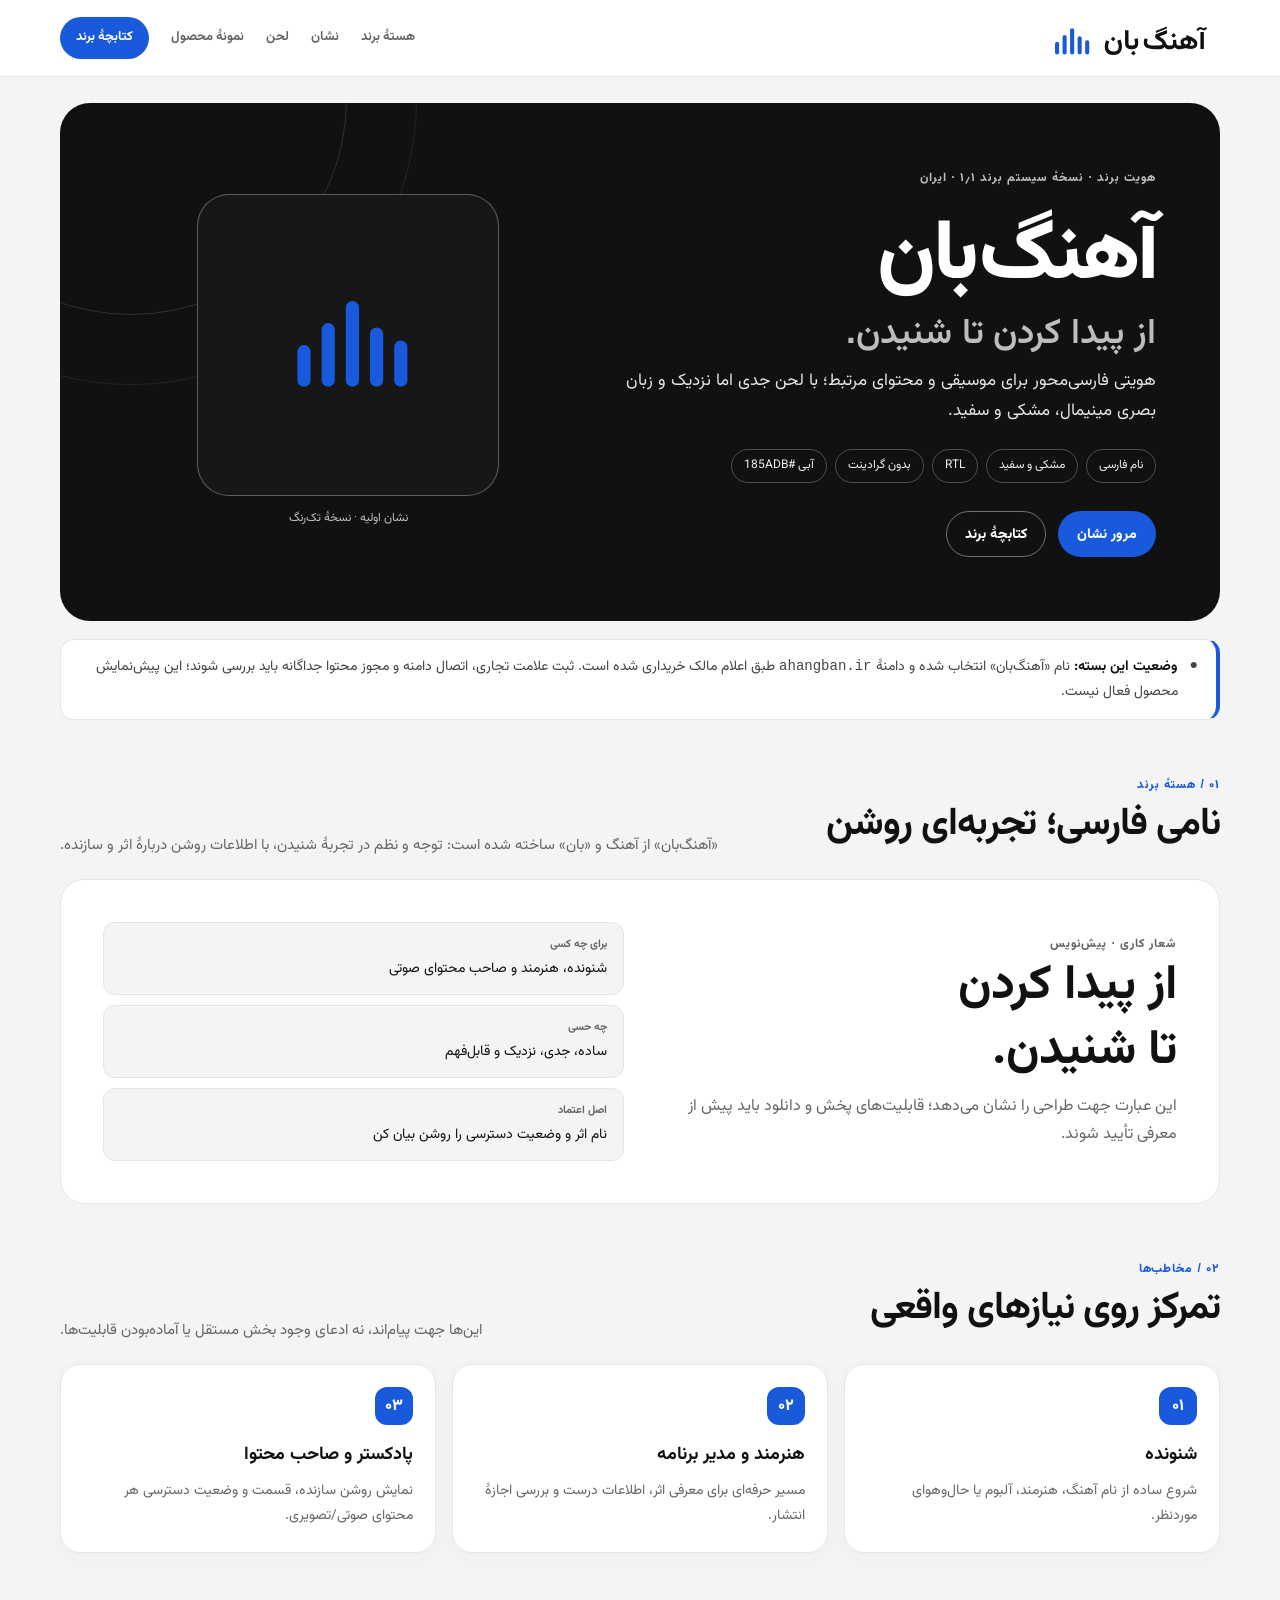
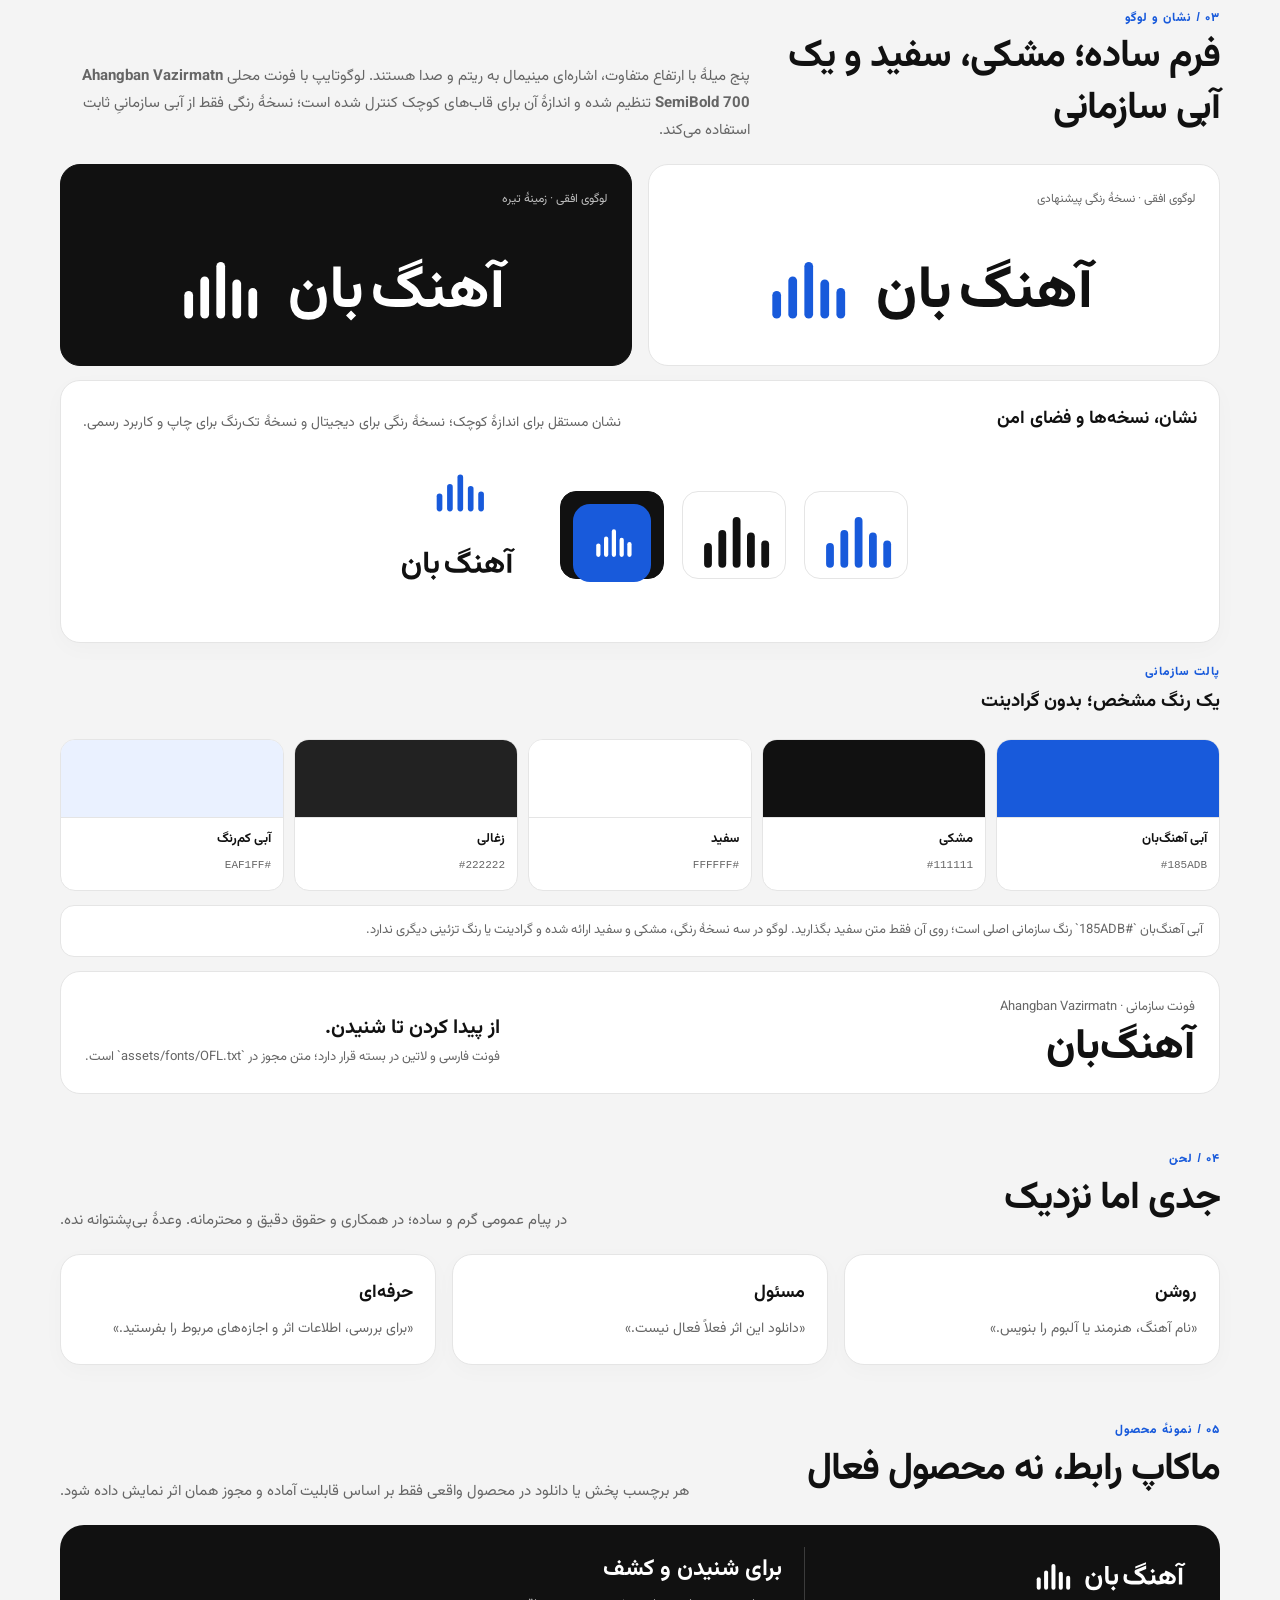
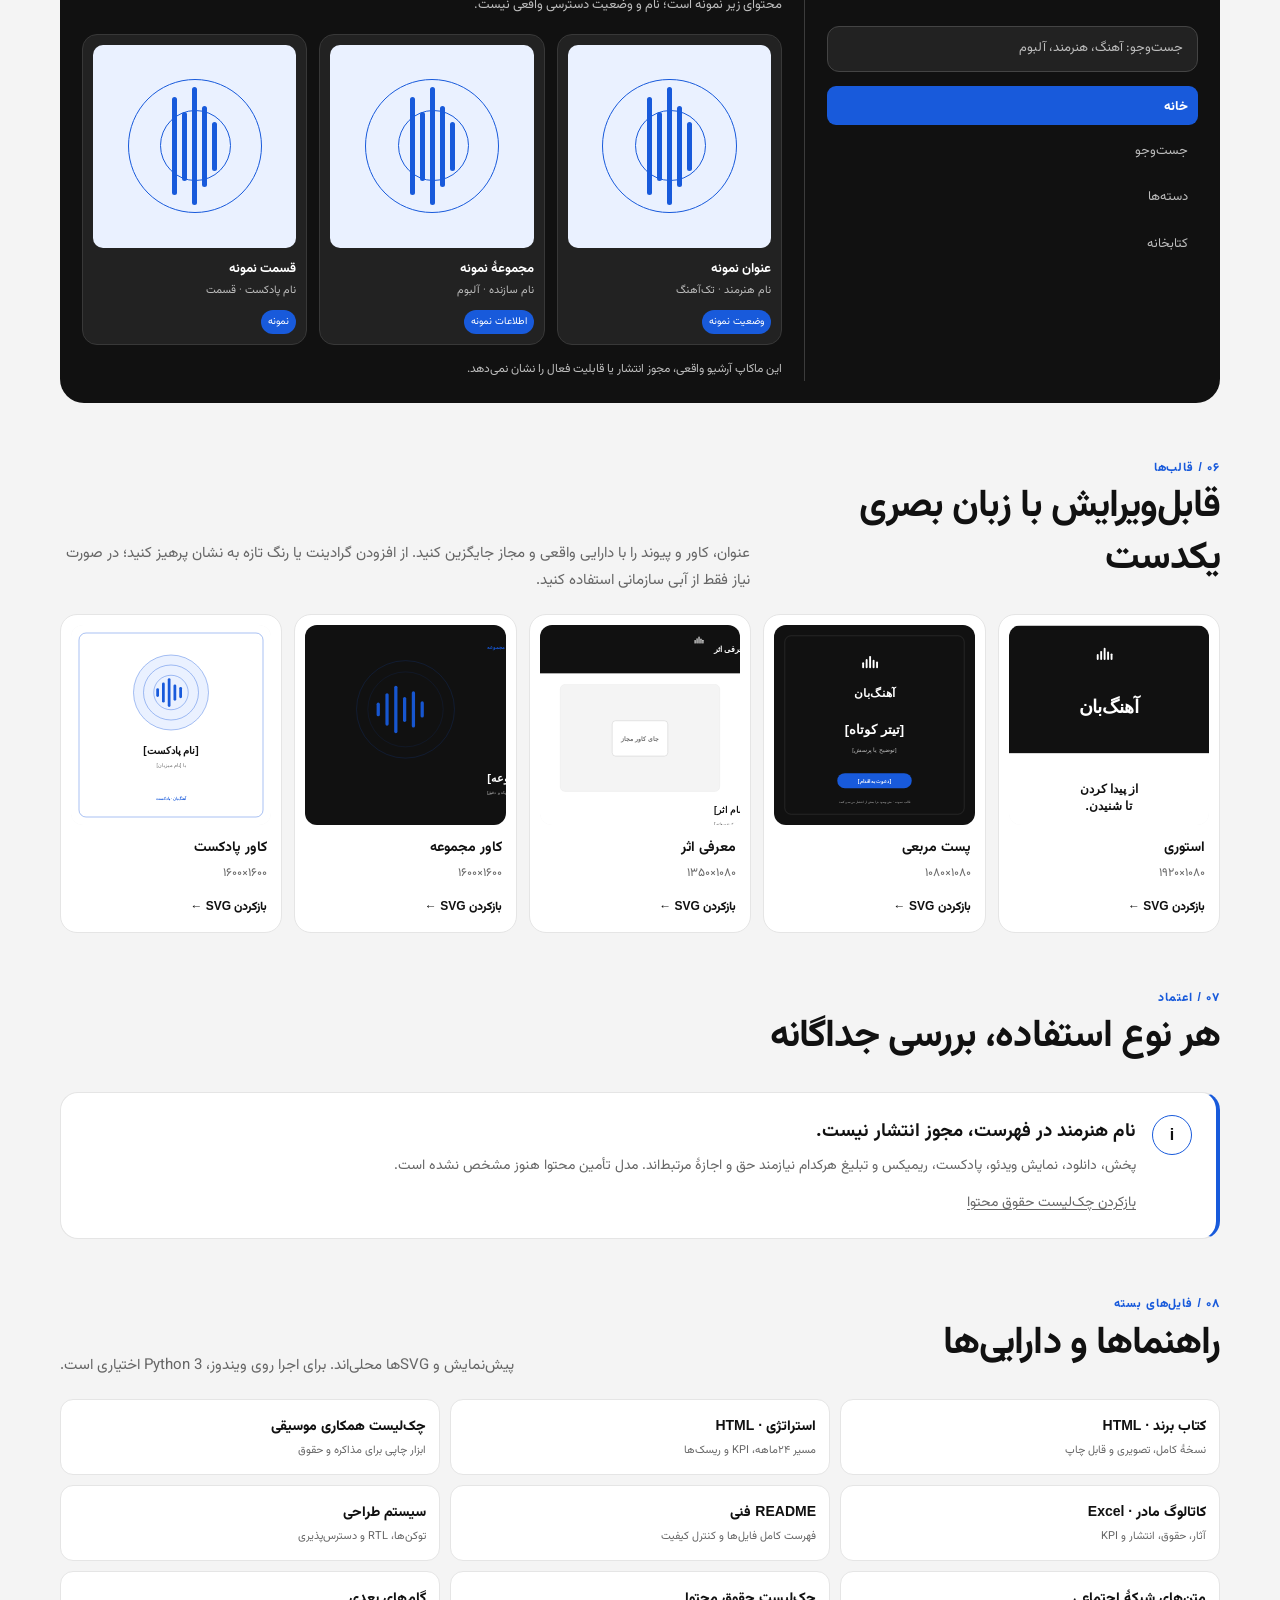
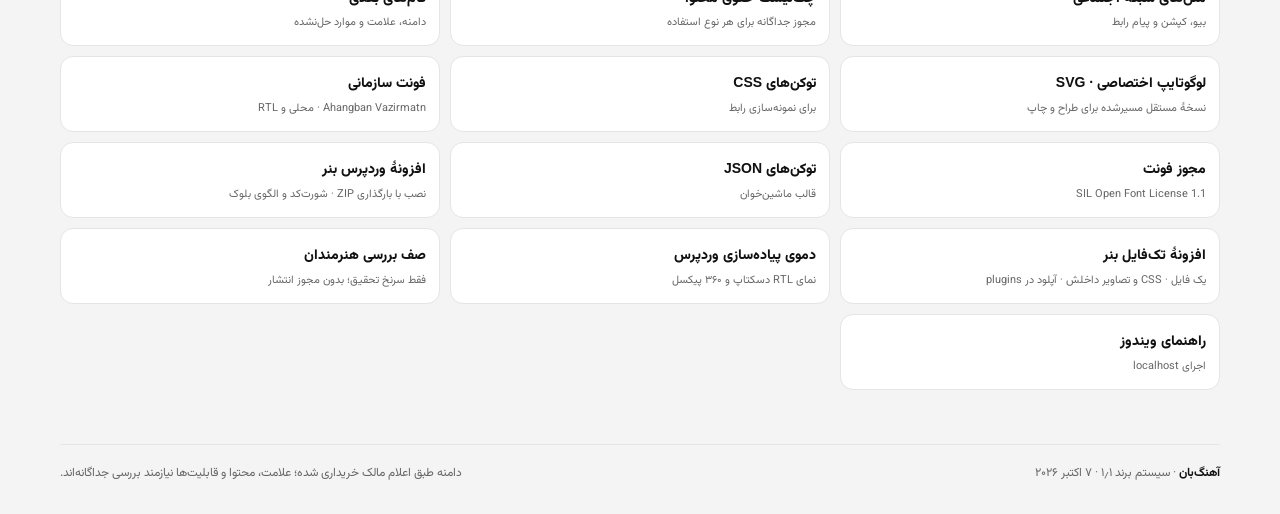
<file: brand-kit/index.html>
<!doctype html>
<html lang="fa" dir="rtl">
<head>
<meta charset="utf-8">
<meta name="viewport" content="width=device-width, initial-scale=1">
<meta name="theme-color" content="#111111">
<meta name="description" content="پیش‌نمایش هویت مینیمال آهنگ‌بان با آبی سازمانی؛ نسخهٔ سیستم برند ۱٫۱">
<title>آهنگ‌بان — پیش‌نمایش هویت برند</title>
<link rel="icon" href="assets/favicon.svg" type="image/svg+xml">
<link rel="stylesheet" href="assets/brand-tokens.css">
<style>
:root{--ink:#111;--white:#fff;--dark:#222;--blue:#185adb;--blue-dark:#1248b2;--blue-pale:#eaf1ff;--muted:#666;--line:#e5e5e5;--soft:#f4f4f4;--gray:#bdbdbd;--shadow:0 16px 42px rgba(0,0,0,.055)}
*{box-sizing:border-box}
html{scroll-behavior:smooth}
body{margin:0;background:var(--soft);color:var(--ink);font-family:"Ahangban Vazirmatn",Tahoma,Arial,sans-serif;line-height:1.8}
a{color:inherit;text-underline-offset:.2em}
img{display:block;max-width:100%}
.wrap{width:min(1160px,calc(100% - 40px));margin-inline:auto}
.skip{position:absolute;top:-60px;right:16px;background:var(--white);padding:10px 14px;border-radius:10px;z-index:20}
.skip:focus{top:12px}
.topbar{position:sticky;top:0;z-index:10;background:rgba(255,255,255,.96);border-bottom:1px solid var(--line)}
.nav{min-height:76px;display:flex;align-items:center;justify-content:space-between;gap:20px}
.nav-brand{width:178px;flex:0 0 auto}
.navlinks{display:flex;gap:22px;align-items:center;font-size:13px;font-weight:700}
.navlinks a{text-decoration:none;color:var(--muted)}
.navlinks a:hover{color:var(--ink)}
.nav-cta{border-radius:999px;background:var(--blue);color:var(--white)!important;padding:9px 16px}
.hero{position:relative;overflow:hidden;background:var(--ink);border-radius:30px;color:var(--white);margin:26px auto 18px;padding:clamp(28px,5vw,64px);min-height:450px;display:grid;grid-template-columns:1.1fr .9fr;gap:36px;align-items:center}
.hero:before,.hero:after{content:"";position:absolute;border:1px solid rgba(255,255,255,.13);border-radius:50%;width:430px;height:430px;left:-145px;top:-220px;pointer-events:none}
.hero:after{width:570px;height:570px;left:-215px;top:-290px;border-color:rgba(255,255,255,.08)}
.hero-copy,.hero-art{position:relative;z-index:1}
.eyebrow{font-size:12px;letter-spacing:.08em;color:#bdbdbd;font-weight:800}
.hero h1{font-size:clamp(48px,7vw,84px);line-height:1.15;letter-spacing:-.035em;margin:12px 0 14px;font-weight:900}
.hero h1 span{display:block;color:#bdbdbd;font-size:.42em;letter-spacing:0;margin-top:14px;font-weight:600}
.hero p{font-size:17px;color:#e5e5e5;max-width:640px;margin:0 0 22px}
.hero-tags{display:flex;gap:8px;flex-wrap:wrap;margin:20px 0 28px}
.pill{border:1px solid rgba(255,255,255,.26);border-radius:999px;padding:5px 12px;font-size:12px;color:#eee}
.hero-actions{display:flex;gap:12px;flex-wrap:wrap}
.button{display:inline-flex;align-items:center;justify-content:center;min-height:46px;padding:9px 18px;border-radius:999px;text-decoration:none;font-size:14px;font-weight:800;border:1px solid transparent}
.button-primary{background:var(--blue);color:var(--white)}
.button-primary:hover{background:var(--blue-dark)}
.button-ghost{border-color:rgba(255,255,255,.4);color:var(--white)}
.button:focus-visible,.nav a:focus-visible,.file a:focus-visible{outline:3px solid var(--blue);outline-offset:3px}
.hero-art{display:grid;place-items:center;min-height:270px}
.mark-frame{width:min(100%,340px);aspect-ratio:1;border:1px solid rgba(255,255,255,.3);border-radius:32px;display:grid;place-items:center;background:#171717}
.mark-frame img{width:44%;height:auto;}
.art-caption{margin-top:12px;color:#bdbdbd;font-size:12px;text-align:center}
.status-note{display:flex;gap:12px;align-items:flex-start;background:var(--white);border:1px solid var(--line);border-right:4px solid var(--blue);border-radius:14px;padding:14px 18px;margin:18px 0 54px;color:#444;font-size:14px}
.status-note b{color:var(--ink)}
section{scroll-margin-top:100px}
.section{margin:54px auto}
.section-head{display:flex;justify-content:space-between;align-items:end;gap:20px;margin-bottom:20px}
.section-no{color:var(--blue);font-size:12px;font-weight:900;letter-spacing:.08em}
.section h2{font-size:clamp(27px,3vw,40px);line-height:1.35;margin:4px 0 8px;letter-spacing:-.025em}
.section-lead{color:var(--muted);max-width:690px;margin:0;font-size:15px}
.grid{display:grid;gap:16px}
.grid-3{grid-template-columns:repeat(3,minmax(0,1fr))}
.grid-4{grid-template-columns:repeat(4,minmax(0,1fr))}
.card{background:var(--white);border:1px solid var(--line);border-radius:20px;padding:22px;box-shadow:0 6px 22px rgba(0,0,0,.025)}
.card h3{font-size:18px;margin:0 0 8px}
.card p{margin:0;color:var(--muted);font-size:14px}
.card .number{display:inline-grid;place-items:center;width:38px;height:38px;border-radius:12px;background:var(--blue);color:var(--white);font-weight:900;margin-bottom:14px}
.promise{background:var(--white);border:1px solid var(--line);border-radius:24px;padding:clamp(24px,4vw,42px);display:grid;grid-template-columns:1fr 1fr;gap:32px;align-items:center}
.promise h3{font-size:clamp(30px,4vw,48px);line-height:1.35;margin:0}
.promise p{color:var(--muted);margin:8px 0 0}
.message-lines{display:grid;gap:10px}
.message-lines div{background:var(--soft);border:1px solid var(--line);border-radius:12px;padding:12px 16px;font-size:14px}
.message-lines b{color:var(--muted);display:block;font-size:11px;margin-bottom:2px}
.audience-card{min-height:190px}
.audience-card .mini{display:inline-block;background:var(--soft);color:var(--ink);border-radius:999px;padding:4px 9px;font-size:11px;font-weight:800;margin-bottom:12px}
.visual-grid{display:grid;grid-template-columns:1fr 1fr;gap:16px}
.logo-card{background:var(--white);border:1px solid var(--line);border-radius:20px;padding:24px;min-height:175px;min-width:0;display:flex;flex-direction:column;justify-content:center;align-items:center;gap:14px;overflow:hidden}
.logo-card img{display:block;width:min(100%,380px);height:auto;max-height:120px;object-fit:contain}
.logo-card.dark{background:var(--ink);border-color:var(--ink)}
.logo-card .smalllabel{width:100%;font-size:12px;color:var(--muted);text-align:right}
.logo-card.dark .smalllabel{color:#bdbdbd}
.mark-row{display:flex;gap:18px;align-items:center;justify-content:center;flex-wrap:wrap}
.mark-tile{width:104px;height:88px;display:grid;place-items:center;border:1px solid var(--line);border-radius:16px;background:var(--white);padding:12px}
.mark-tile img{width:100%;height:100%;object-fit:contain}
.mark-tile.dark{background:var(--ink);border-color:var(--ink)}
.colors{display:grid;grid-template-columns:repeat(5,minmax(0,1fr));gap:10px}
.swatch{border-radius:15px;overflow:hidden;border:1px solid var(--line);background:var(--white)}
.swatch-color{height:78px;border-bottom:1px solid var(--line)}
.swatch-body{padding:10px 12px}
.swatch b{display:block;font-size:13px}
.swatch code{font-size:11px;color:var(--muted)}
.note{background:var(--white);border:1px solid var(--line);border-radius:14px;padding:13px 16px;color:var(--muted);font-size:13px;margin-top:14px}
.type-sample{background:var(--white);border:1px solid var(--line);border-radius:20px;padding:24px;display:flex;align-items:end;justify-content:space-between;gap:20px}
.type-h1{font-size:42px;line-height:1.2;font-weight:900}
.type-h2{font-size:20px;font-weight:700}
.type-meta{font-size:13px;color:var(--muted)}
.system-preview{background:var(--ink);color:var(--white);border-radius:24px;padding:22px;display:grid;grid-template-columns:.72fr 1.28fr;gap:22px;align-items:stretch}
.preview-sidebar{border-left:1px solid rgba(255,255,255,.18);padding-left:22px}
.preview-logo{width:174px;margin-bottom:26px}
.preview-search{background:#222;border:1px solid #444;border-radius:12px;padding:10px 14px;color:#bdbdbd;font-size:13px;margin-bottom:14px}
.menu-list{display:grid;gap:7px}
.menu-list span{display:block;border-radius:9px;padding:8px 10px;font-size:13px;color:#bdbdbd}
.menu-list .active{background:var(--blue);color:var(--white);font-weight:800}
.preview-main h3{margin:2px 0 4px;font-size:23px}
.preview-main>p{margin:0 0 16px;color:#bdbdbd;font-size:13px}
.media-grid{display:grid;grid-template-columns:repeat(3,1fr);gap:12px}
.media-card{background:#222;border:1px solid #383838;border-radius:15px;overflow:hidden;padding:10px}
.cover-mini{aspect-ratio:1;border-radius:10px;background:var(--blue-pale);position:relative;margin-bottom:10px;overflow:hidden}
.cover-mini:before,.cover-mini:after{content:"";position:absolute;border:1px solid var(--blue);border-radius:50%;width:65%;height:65%;top:17%;right:17%}
.cover-mini:after{width:34%;height:34%;top:32%;right:32%}
.cover-bars{position:absolute;inset:0;display:flex;gap:5px;align-items:center;justify-content:center;z-index:1}
.cover-bars i{display:block;width:5px;border-radius:5px;background:var(--blue)}
.cover-bars i:nth-child(1){height:24%}.cover-bars i:nth-child(2){height:40%}.cover-bars i:nth-child(3){height:58%}.cover-bars i:nth-child(4){height:34%}.cover-bars i:nth-child(5){height:48%}
.media-card b{display:block;font-size:13px}
.media-card small{display:block;color:#bdbdbd;font-size:11px}
.tag-row{display:flex;gap:5px;flex-wrap:wrap;margin-top:9px}
.tag-row span{font-size:10px;border-radius:999px;padding:3px 7px;background:var(--blue);color:#fff}
.prototype-disclaimer{font-size:12px;color:#bdbdbd;margin-top:14px}
.templates{display:grid;grid-template-columns:repeat(5,minmax(0,1fr));gap:12px}
.template-card{background:var(--white);border:1px solid var(--line);border-radius:17px;padding:10px;overflow:hidden}
.template-img{height:200px;border-radius:12px;background:var(--soft);overflow:hidden;display:grid;place-items:center}
.template-img img{height:100%;width:100%;object-fit:contain;object-position:center}
.template-card h3{font-size:14px;margin:11px 4px 2px}
.template-card p{font-size:12px;color:var(--muted);margin:0 4px 8px}
.template-card a{font-size:12px;font-weight:800;text-decoration:none;color:var(--ink);margin:4px}
.trust-panel{background:var(--white);border:1px solid var(--line);border-right:4px solid var(--blue);border-radius:18px;padding:22px 24px;display:grid;grid-template-columns:auto 1fr;gap:16px;align-items:start}
.trust-icon{width:40px;height:40px;display:grid;place-items:center;border:1px solid var(--blue);border-radius:50%;font-weight:900}
.trust-panel h3{margin:0 0 5px}
.trust-panel p{margin:0;color:var(--muted);font-size:14px}
.files{display:grid;grid-template-columns:repeat(3,minmax(0,1fr));gap:10px}
.file{background:var(--white);border:1px solid var(--line);border-radius:13px;padding:13px}
.file a{display:block;font-weight:800;text-decoration:none;font-size:14px}
.file small{display:block;color:var(--muted);font-size:11px;margin-top:3px}
.footer{margin:54px 0 28px;border-top:1px solid var(--line);padding-top:18px;display:flex;justify-content:space-between;gap:20px;color:var(--muted);font-size:12px}
.footer b{color:var(--ink)}
@media(max-width:960px){.navlinks{gap:12px}.navlinks a:not(.nav-cta){display:none}.hero{grid-template-columns:1fr .72fr;gap:22px}.grid-4{grid-template-columns:repeat(2,1fr)}.templates{grid-template-columns:repeat(3,1fr)}.colors{grid-template-columns:repeat(3,1fr)}.system-preview{grid-template-columns:1fr}.preview-sidebar{border-left:0;border-bottom:1px solid rgba(255,255,255,.18);padding:0 0 16px}.menu-list{grid-template-columns:repeat(4,1fr)}}
@media(max-width:640px){.wrap{width:min(100% - 28px,1160px)}.nav{min-height:66px}.nav-brand{width:148px}.nav-cta{font-size:11px;padding:7px 11px}.hero{grid-template-columns:1fr;padding:28px 22px;border-radius:22px;margin-top:15px}.hero h1{font-size:48px}.hero p{font-size:15px}.hero-art{min-height:180px}.mark-frame{width:210px;border-radius:22px}.status-note{margin-bottom:40px;font-size:13px}.section{margin:42px auto}.section-head{display:block}.grid-3,.grid-4,.visual-grid,.promise{grid-template-columns:1fr}.promise{gap:18px}.audience-card{min-height:0}.colors{grid-template-columns:repeat(2,1fr)}.type-sample{align-items:start;flex-direction:column}.type-h1{font-size:34px}.system-preview{padding:15px}.menu-list{grid-template-columns:repeat(2,1fr)}.media-grid{grid-template-columns:repeat(2,1fr)}.media-card:last-child{display:none}.templates{grid-template-columns:repeat(2,1fr);gap:9px}.template-img{height:165px}.files{grid-template-columns:1fr}.footer{display:block}.footer span{display:block;margin-bottom:5px}}
@media(prefers-reduced-motion:reduce){html{scroll-behavior:auto}}
@media print{.topbar{position:static}.navlinks,.hero-actions{display:none}.hero{break-inside:avoid}.section{break-inside:avoid}.wrap{width:100%}body{background:#fff}.card,.logo-card,.template-card{box-shadow:none}}
</style>
</head>
<body>
<a class="skip" href="#main">رفتن به محتوای اصلی</a>
<header class="topbar"><div class="wrap nav">
  <a class="nav-brand" href="#top" aria-label="آهنگ‌بان، ابتدای صفحه"><img src="assets/ahangban-logo-horizontal-color.svg" alt="آهنگ‌بان"></a>
  <nav class="navlinks" aria-label="ناوبری اصلی">
    <a href="#idea">هستهٔ برند</a><a href="#identity">نشان</a><a href="#voice">لحن</a><a href="#product">نمونهٔ محصول</a><a class="nav-cta" href="brand-book.html">کتابچهٔ برند</a>
  </nav>
</div></header>
<main id="main" class="wrap">
<section class="hero" id="top">
  <div class="hero-copy">
    <div class="eyebrow">هویت برند · نسخهٔ سیستم برند ۱٫۱ · ایران</div>
    <h1>آهنگ‌بان<span>از پیدا کردن تا شنیدن.</span></h1>
    <p>هویتی فارسی‌محور برای موسیقی و محتوای مرتبط؛ با لحن جدی اما نزدیک و زبان بصری مینیمال، مشکی و سفید.</p>
    <div class="hero-tags"><span class="pill">نام فارسی</span><span class="pill">مشکی و سفید</span><span class="pill">RTL</span><span class="pill">بدون گرادینت</span><span class="pill">آبی #185ADB</span></div>
    <div class="hero-actions"><a class="button button-primary" href="#identity">مرور نشان</a><a class="button button-ghost" href="brand-book.html">کتابچهٔ برند</a></div>
  </div>
  <div class="hero-art"><div><div class="mark-frame"><img src="assets/ahangban-mark-color.svg" alt="نشان میله‌ای آبی آهنگ‌بان"></div><div class="art-caption">نشان اولیه · نسخهٔ تک‌رنگ</div></div></div>
</section>
<div class="status-note"><span aria-hidden="true">●</span><div><b>وضعیت این بسته:</b> نام «آهنگ‌بان» انتخاب شده و دامنهٔ <code dir="ltr">ahangban.ir</code> طبق اعلام مالک خریداری شده است. ثبت علامت تجاری، اتصال دامنه و مجوز محتوا جداگانه باید بررسی شوند؛ این پیش‌نمایش محصول فعال نیست.</div></div>

<section class="section" id="idea">
  <div class="section-head"><div><div class="section-no">۰۱ / هستهٔ برند</div><h2>نامی فارسی؛ تجربه‌ای روشن</h2></div><p class="section-lead">«آهنگ‌بان» از آهنگ و «بان» ساخته شده است: توجه و نظم در تجربهٔ شنیدن، با اطلاعات روشن دربارهٔ اثر و سازنده.</p></div>
  <div class="promise"><div><div class="eyebrow" style="color:#666">شعار کاری · پیش‌نویس</div><h3>از پیدا کردن<br>تا شنیدن.</h3><p>این عبارت جهت طراحی را نشان می‌دهد؛ قابلیت‌های پخش و دانلود باید پیش از معرفی تأیید شوند.</p></div><div class="message-lines"><div><b>برای چه کسی</b>شنونده، هنرمند و صاحب محتوای صوتی</div><div><b>چه حسی</b>ساده، جدی، نزدیک و قابل‌فهم</div><div><b>اصل اعتماد</b>نام اثر و وضعیت دسترسی را روشن بیان کن</div></div></div>
</section>
<section class="section">
  <div class="section-head"><div><div class="section-no">۰۲ / مخاطب‌ها</div><h2>تمرکز روی نیازهای واقعی</h2></div><p class="section-lead">این‌ها جهت پیام‌اند، نه ادعای وجود بخش مستقل یا آماده‌بودن قابلیت‌ها.</p></div>
  <div class="grid grid-3">
    <article class="card"><span class="number">۰۱</span><h3>شنونده</h3><p>شروع ساده از نام آهنگ، هنرمند، آلبوم یا حال‌وهوای موردنظر.</p></article>
    <article class="card"><span class="number">۰۲</span><h3>هنرمند و مدیر برنامه</h3><p>مسیر حرفه‌ای برای معرفی اثر، اطلاعات درست و بررسی اجازهٔ انتشار.</p></article>
    <article class="card"><span class="number">۰۳</span><h3>پادکستر و صاحب محتوا</h3><p>نمایش روشن سازنده، قسمت و وضعیت دسترسی هر محتوای صوتی/تصویری.</p></article>
  </div>
</section>
<section class="section" id="identity">
  <div class="section-head"><div><div class="section-no">۰۳ / نشان و لوگو</div><h2>فرم ساده؛ مشکی، سفید و یک آبی سازمانی</h2></div><p class="section-lead">پنج میلهٔ با ارتفاع متفاوت، اشاره‌ای مینیمال به ریتم و صدا هستند. لوگوتایپ با فونت محلی <strong>Ahangban Vazirmatn SemiBold 700</strong> تنظیم شده و اندازهٔ آن برای قاب‌های کوچک کنترل شده است؛ نسخهٔ رنگی فقط از آبی سازمانیِ ثابت استفاده می‌کند.</p></div>
  <div class="visual-grid">
    <div class="logo-card"><div class="smalllabel">لوگوی افقی · نسخهٔ رنگی پیشنهادی</div><img src="assets/ahangban-logo-horizontal-color.svg" alt="لوگوی رنگی آهنگ‌بان"></div>
    <div class="logo-card dark"><div class="smalllabel">لوگوی افقی · زمینهٔ تیره</div><img src="assets/ahangban-logo-horizontal-reverse.svg" alt="لوگوی سفید آهنگ‌بان"></div>
  </div>
  <div class="card" style="margin-top:14px"><div class="section-head" style="margin-bottom:14px"><div><h3 style="margin:0">نشان، نسخه‌ها و فضای امن</h3></div><p class="section-lead">نشان مستقل برای اندازهٔ کوچک؛ نسخهٔ رنگی برای دیجیتال و نسخهٔ تک‌رنگ برای چاپ و کاربرد رسمی.</p></div><div class="mark-row"><div class="mark-tile"><img src="assets/ahangban-mark-color.svg" alt="نشان آبی سازمانی"></div><div class="mark-tile"><img src="assets/ahangban-mark-mono.svg" alt="نشان تک‌رنگ"></div><div class="mark-tile dark"><img src="assets/favicon.svg" alt="آیکن آبی آهنگ‌بان"></div><div style="width:170px"><img src="assets/ahangban-logo-stacked-color.svg" alt="لوگوی عمودی رنگی آهنگ‌بان"></div></div></div>
  <div style="margin-top:18px"><div class="section-head"><div><div class="section-no">پالت سازمانی</div><h3 style="margin:3px 0 0">یک رنگ مشخص؛ بدون گرادینت</h3></div></div>
    <div class="colors">
      <div class="swatch"><div class="swatch-color" style="background:#185ADB"></div><div class="swatch-body"><b>آبی آهنگ‌بان</b><code>#185ADB</code></div></div>
      <div class="swatch"><div class="swatch-color" style="background:#111111"></div><div class="swatch-body"><b>مشکی</b><code>#111111</code></div></div>
      <div class="swatch"><div class="swatch-color" style="background:#FFFFFF"></div><div class="swatch-body"><b>سفید</b><code>#FFFFFF</code></div></div>
      <div class="swatch"><div class="swatch-color" style="background:#222222"></div><div class="swatch-body"><b>زغالی</b><code>#222222</code></div></div>
      <div class="swatch"><div class="swatch-color" style="background:#EAF1FF"></div><div class="swatch-body"><b>آبی کم‌رنگ</b><code>#EAF1FF</code></div></div>
    </div>
    <div class="note">آبی آهنگ‌بان `#185ADB` رنگ سازمانی اصلی است؛ روی آن فقط متن سفید بگذارید. لوگو در سه نسخهٔ رنگی، مشکی و سفید ارائه شده و گرادینت یا رنگ تزئینی دیگری ندارد.</div>
  </div>
  <div class="type-sample" style="margin-top:14px"><div><div class="type-meta">فونت سازمانی · Ahangban Vazirmatn</div><div class="type-h1">آهنگ‌بان</div></div><div><div class="type-h2">از پیدا کردن تا شنیدن.</div><div class="type-meta">فونت فارسی و لاتین در بسته قرار دارد؛ متن مجوز در `assets/fonts/OFL.txt` است.</div></div></div>
</section>
<section class="section" id="voice">
  <div class="section-head"><div><div class="section-no">۰۴ / لحن</div><h2>جدی اما نزدیک</h2></div><p class="section-lead">در پیام عمومی گرم و ساده؛ در همکاری و حقوق دقیق و محترمانه. وعدهٔ بی‌پشتوانه نده.</p></div>
  <div class="grid grid-3">
    <article class="card"><h3>روشن</h3><p>«نام آهنگ، هنرمند یا آلبوم را بنویس.»</p></article>
    <article class="card"><h3>مسئول</h3><p>«دانلود این اثر فعلاً فعال نیست.»</p></article>
    <article class="card"><h3>حرفه‌ای</h3><p>«برای بررسی، اطلاعات اثر و اجازه‌های مربوط را بفرستید.»</p></article>
  </div>
</section>
<section class="section" id="product">
  <div class="section-head"><div><div class="section-no">۰۵ / نمونهٔ محصول</div><h2>ماکاپ رابط، نه محصول فعال</h2></div><p class="section-lead">هر برچسب پخش یا دانلود در محصول واقعی فقط بر اساس قابلیت آماده و مجوز همان اثر نمایش داده شود.</p></div>
  <div class="system-preview">
    <aside class="preview-sidebar"><img class="preview-logo" src="assets/ahangban-logo-horizontal-reverse.svg" alt="آهنگ‌بان"><div class="preview-search">جست‌وجو: آهنگ، هنرمند، آلبوم</div><div class="menu-list"><span class="active">خانه</span><span>جست‌وجو</span><span>دسته‌ها</span><span>کتابخانه</span></div></aside>
    <div class="preview-main"><h3>برای شنیدن و کشف</h3><p>محتوای زیر نمونه است؛ نام و وضعیت دسترسی واقعی نیست.</p><div class="media-grid">
      <article class="media-card"><div class="cover-mini"><span class="cover-bars"><i></i><i></i><i></i><i></i><i></i></span></div><b>عنوان نمونه</b><small>نام هنرمند · تک‌آهنگ</small><div class="tag-row"><span>وضعیت نمونه</span></div></article>
      <article class="media-card"><div class="cover-mini"><span class="cover-bars"><i></i><i></i><i></i><i></i><i></i></span></div><b>مجموعهٔ نمونه</b><small>نام سازنده · آلبوم</small><div class="tag-row"><span>اطلاعات نمونه</span></div></article>
      <article class="media-card"><div class="cover-mini"><span class="cover-bars"><i></i><i></i><i></i><i></i><i></i></span></div><b>قسمت نمونه</b><small>نام پادکست · قسمت</small><div class="tag-row"><span>نمونه</span></div></article>
    </div><div class="prototype-disclaimer">این ماکاپ آرشیو واقعی، مجوز انتشار یا قابلیت فعال را نشان نمی‌دهد.</div></div>
  </div>
</section>
<section class="section">
  <div class="section-head"><div><div class="section-no">۰۶ / قالب‌ها</div><h2>قابل‌ویرایش با زبان بصری یکدست</h2></div><p class="section-lead">عنوان، کاور و پیوند را با دارایی واقعی و مجاز جایگزین کنید. از افزودن گرادینت یا رنگ تازه به نشان پرهیز کنید؛ در صورت نیاز فقط از آبی سازمانی استفاده کنید.</p></div>
  <div class="templates">
    <article class="template-card"><div class="template-img"><img src="assets/instagram-story-template.svg" alt="پیش‌نمایش استوری آهنگ‌بان"></div><h3>استوری</h3><p>۱۰۸۰×۱۹۲۰</p><a href="assets/instagram-story-template.svg">بازکردن SVG ←</a></article>
    <article class="template-card"><div class="template-img"><img src="assets/social-post-template.svg" alt="پیش‌نمایش پست آهنگ‌بان"></div><h3>پست مربعی</h3><p>۱۰۸۰×۱۰۸۰</p><a href="assets/social-post-template.svg">بازکردن SVG ←</a></article>
    <article class="template-card"><div class="template-img"><img src="assets/artist-release-template.svg" alt="پیش‌نمایش معرفی اثر"></div><h3>معرفی اثر</h3><p>۱۰۸۰×۱۳۵۰</p><a href="assets/artist-release-template.svg">بازکردن SVG ←</a></article>
    <article class="template-card"><div class="template-img"><img src="assets/playlist-cover-template.svg" alt="پیش‌نمایش کاور مجموعه"></div><h3>کاور مجموعه</h3><p>۱۶۰۰×۱۶۰۰</p><a href="assets/playlist-cover-template.svg">بازکردن SVG ←</a></article>
    <article class="template-card"><div class="template-img"><img src="assets/podcast-cover-template.svg" alt="پیش‌نمایش کاور پادکست"></div><h3>کاور پادکست</h3><p>۱۶۰۰×۱۶۰۰</p><a href="assets/podcast-cover-template.svg">بازکردن SVG ←</a></article>
  </div>
</section>
<section class="section" id="trust">
  <div class="section-head"><div><div class="section-no">۰۷ / اعتماد</div><h2>هر نوع استفاده، بررسی جداگانه</h2></div></div>
  <div class="trust-panel"><div class="trust-icon" aria-hidden="true">i</div><div><h3>نام هنرمند در فهرست، مجوز انتشار نیست.</h3><p>پخش، دانلود، نمایش ویدئو، پادکست، ریمیکس و تبلیغ هرکدام نیازمند حق و اجازهٔ مرتبط‌اند. مدل تأمین محتوا هنوز مشخص نشده است.</p><p style="margin-top:12px"><a href="content-rights-checklist-fa.md">بازکردن چک‌لیست حقوق محتوا</a></p></div></div>
</section>
<section class="section" id="files">
  <div class="section-head"><div><div class="section-no">۰۸ / فایل‌های بسته</div><h2>راهنماها و دارایی‌ها</h2></div><p class="section-lead">پیش‌نمایش و SVGها محلی‌اند. برای اجرا روی ویندوز، Python 3 اختیاری است.</p></div>
  <div class="files">
    <div class="file"><a href="brand-book.html">کتاب برند · HTML</a><small>نسخهٔ کامل، تصویری و قابل چاپ</small></div>
    <div class="file"><a href="strategy.html">استراتژی · HTML</a><small>مسیر ۲۴ماهه، KPI و ریسک‌ها</small></div>
    <div class="file"><a href="tools/چک‌لیست-همکاری-موسیقی.html">چک‌لیست همکاری موسیقی</a><small>ابزار چاپی برای مذاکره و حقوق</small></div>
    <div class="file"><a href="tools/کاتالوگ-مادر-آهنگ‌بان.xlsx">کاتالوگ مادر · Excel</a><small>آثار، حقوق، انتشار و KPI</small></div>
    <div class="file"><a href="README.md">README فنی</a><small>فهرست کامل فایل‌ها و کنترل کیفیت</small></div>
    <div class="file"><a href="design-system-fa.md">سیستم طراحی</a><small>توکن‌ها، RTL و دسترس‌پذیری</small></div>
    <div class="file"><a href="social-copy-fa.md">متن‌های شبکهٔ اجتماعی</a><small>بیو، کپشن و پیام رابط</small></div>
    <div class="file"><a href="content-rights-checklist-fa.md">چک‌لیست حقوق محتوا</a><small>مجوز جداگانه برای هر نوع استفاده</small></div>
    <div class="file"><a href="next-steps-fa.md">گام‌های بعدی</a><small>دامنه، علامت و موارد حل‌نشده</small></div>
    <div class="file"><a href="assets/ahangban-wordmark-custom-color.svg">لوگوتایپ اختصاصی · SVG</a><small>نسخهٔ مستقل مسیرشده برای طراح و چاپ</small></div>
    <div class="file"><a href="assets/brand-tokens.css">توکن‌های CSS</a><small>برای نمونه‌سازی رابط</small></div>
    <div class="file"><a href="assets/brand-fonts.css">فونت سازمانی</a><small>Ahangban Vazirmatn · محلی و RTL</small></div>
    <div class="file"><a href="assets/fonts/OFL.txt">مجوز فونت</a><small>SIL Open Font License 1.1</small></div>
    <div class="file"><a href="assets/brand-tokens.json">توکن‌های JSON</a><small>قالب ماشین‌خوان</small></div>
    <div class="file"><a href="wordpress/ahangban-banner.zip">افزونهٔ وردپرس بنر</a><small>نصب با بارگذاری ZIP · شورت‌کد و الگوی بلوک</small></div>
    <div class="file"><a href="wordpress/ahangban-banner-single.php">افزونهٔ تک‌فایل بنر</a><small>یک فایل · CSS و تصاویر داخلش · آپلود در plugins</small></div>
    <div class="file"><a href="wordpress/demo-fa.html">دموی پیاده‌سازی وردپرس</a><small>نمای RTL دسکتاپ و ۳۶۰ پیکسل</small></div>
    <div class="file"><a href="catalog/priority-artists-seed.csv">صف بررسی هنرمندان</a><small>فقط سرنخ تحقیق؛ بدون مجوز انتشار</small></div>
    <div class="file"><a href="README-Windows-Localhost-fa.txt">راهنمای ویندوز</a><small>اجرای localhost</small></div>
  </div>
</section>
<footer class="footer"><span><b>آهنگ‌بان</b> · سیستم برند ۱٫۱ · ۷ اکتبر ۲۰۲۶</span><span>دامنه طبق اعلام مالک خریداری شده؛ علامت، محتوا و قابلیت‌ها نیازمند بررسی جداگانه‌اند.</span></footer>
</main>
</body>
</html>
</file>
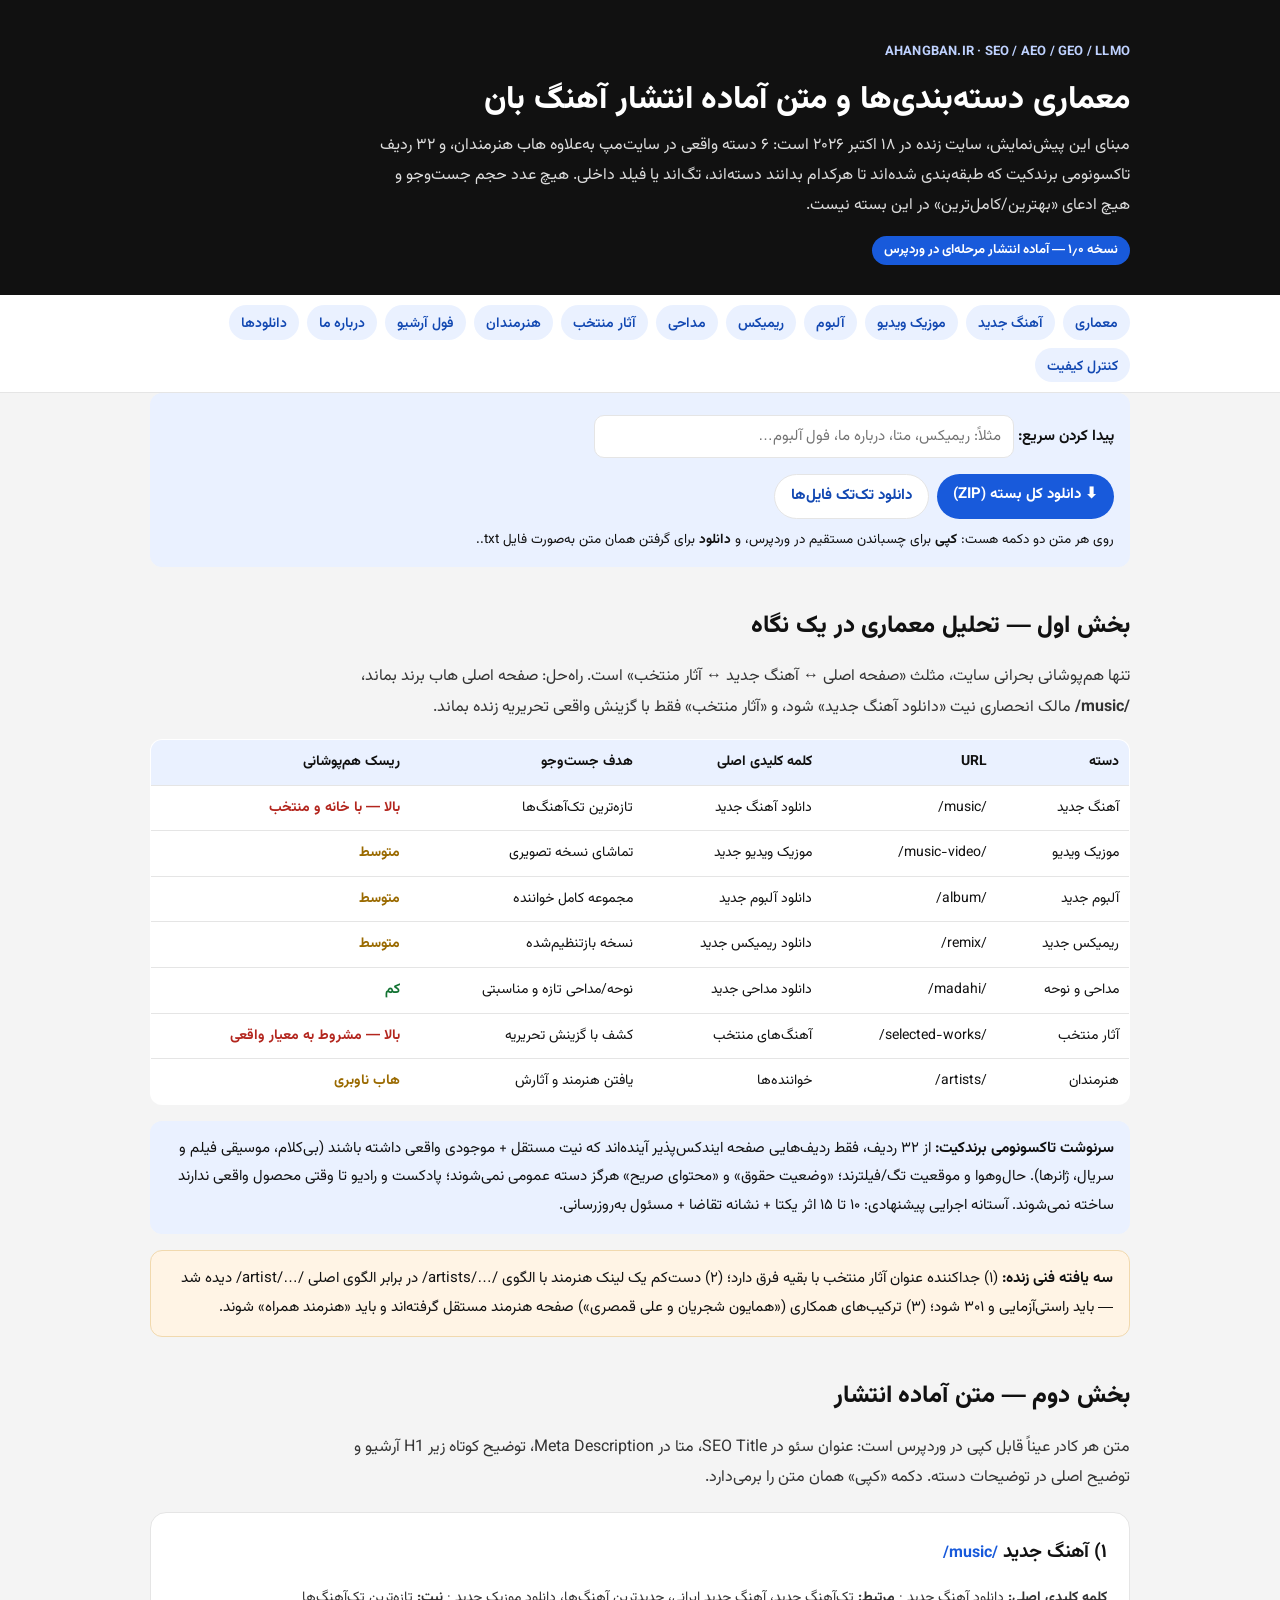
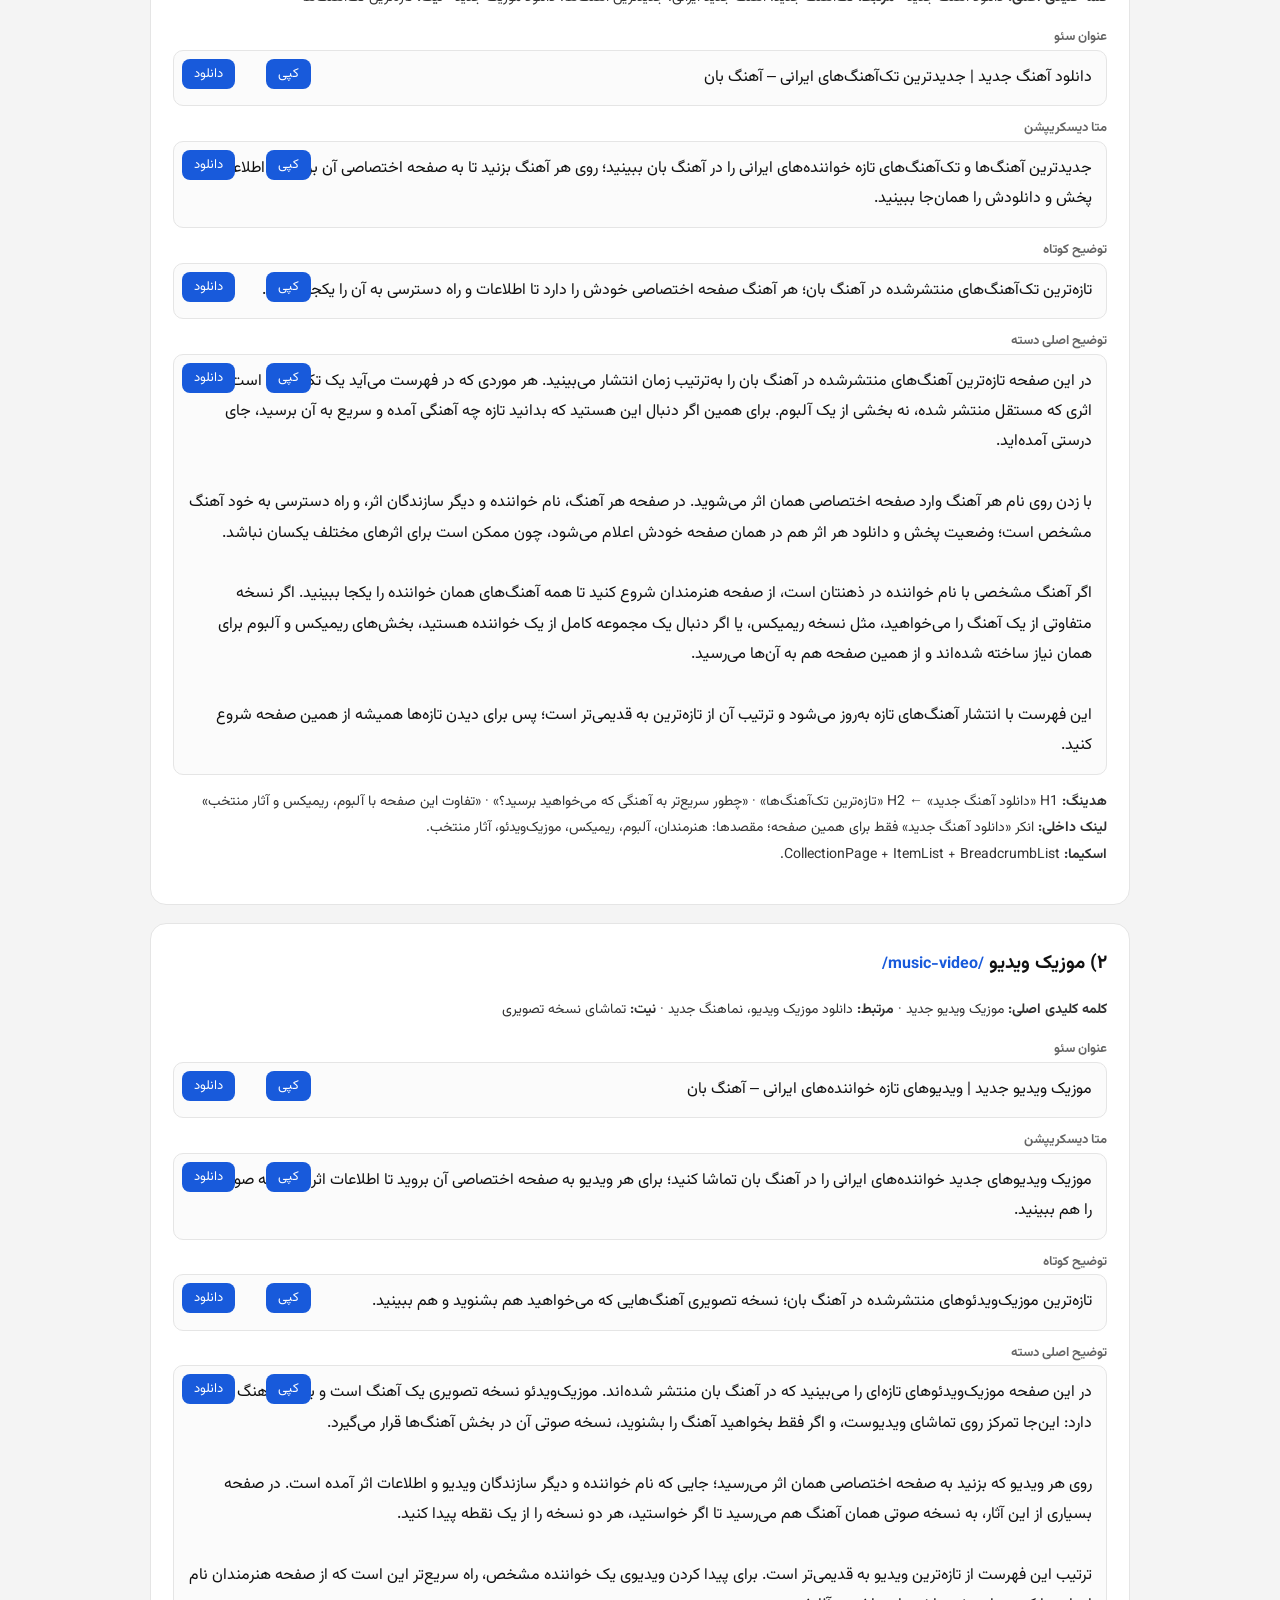
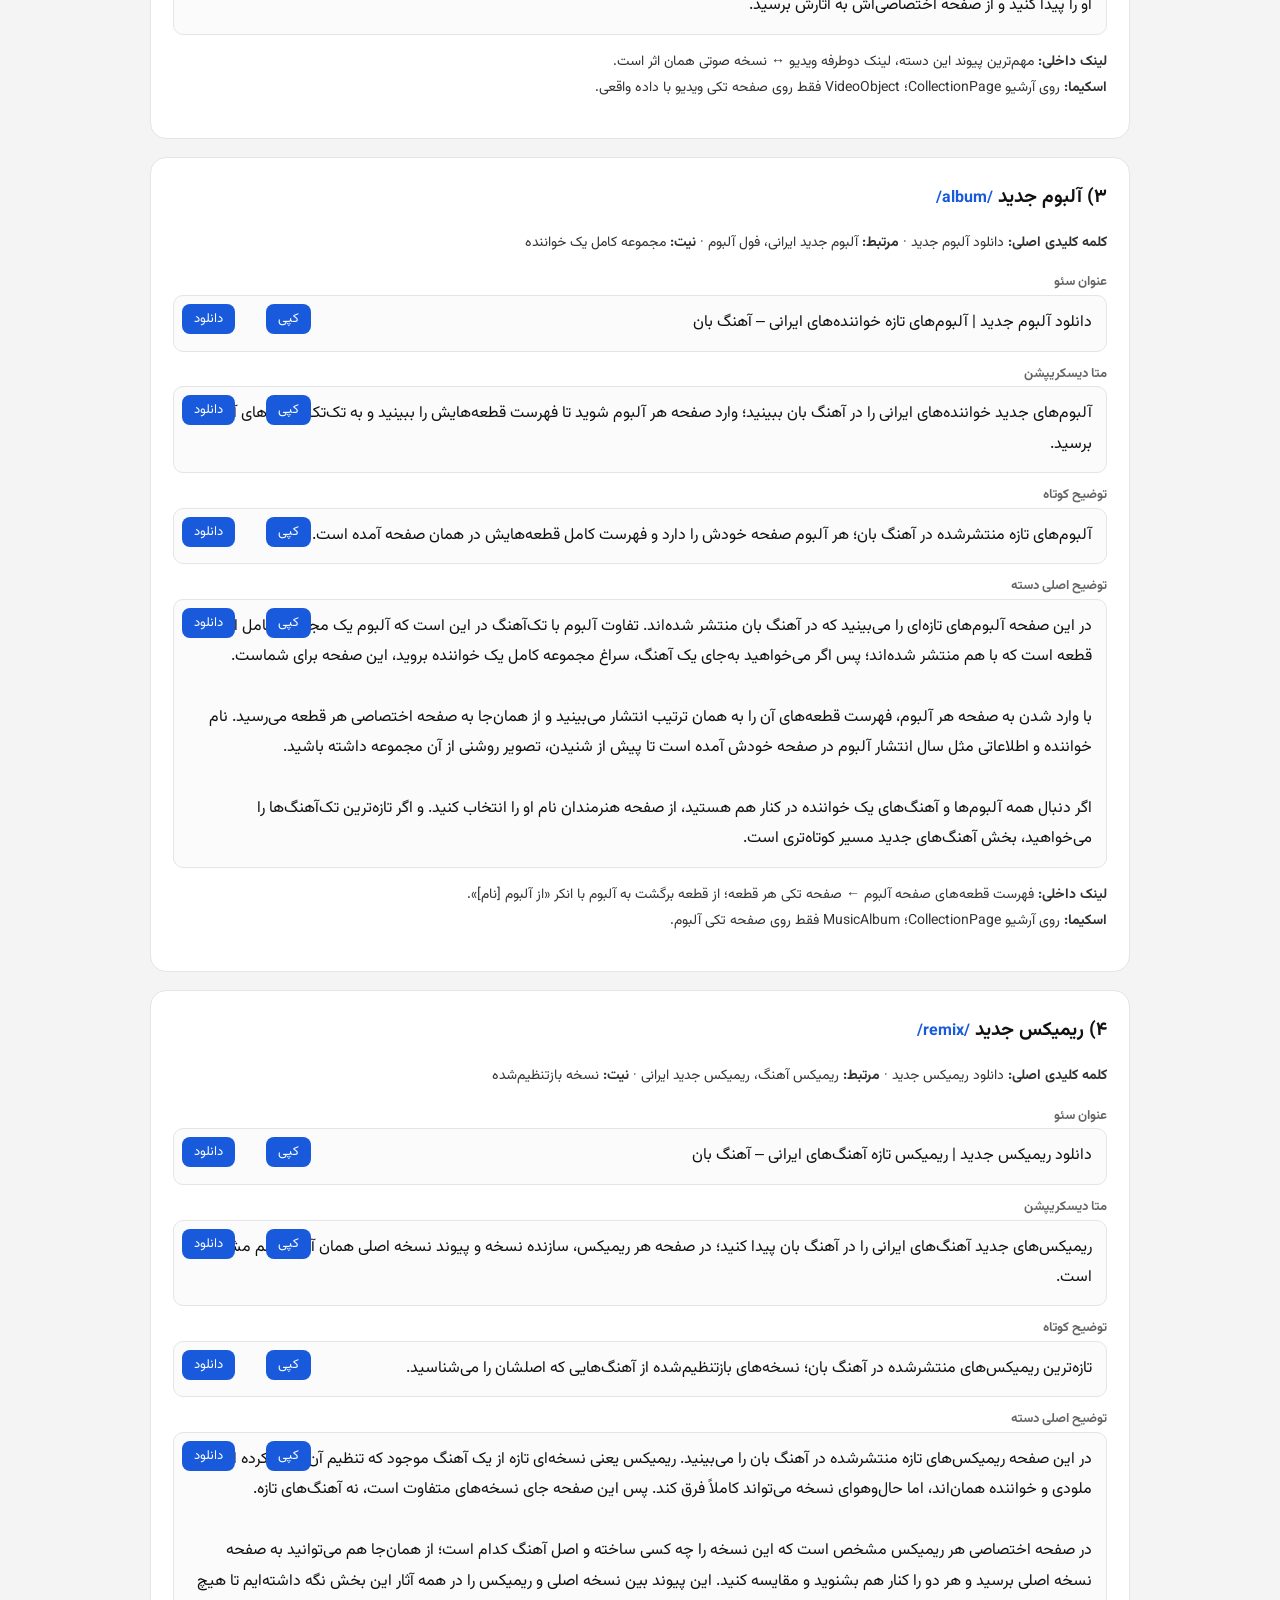
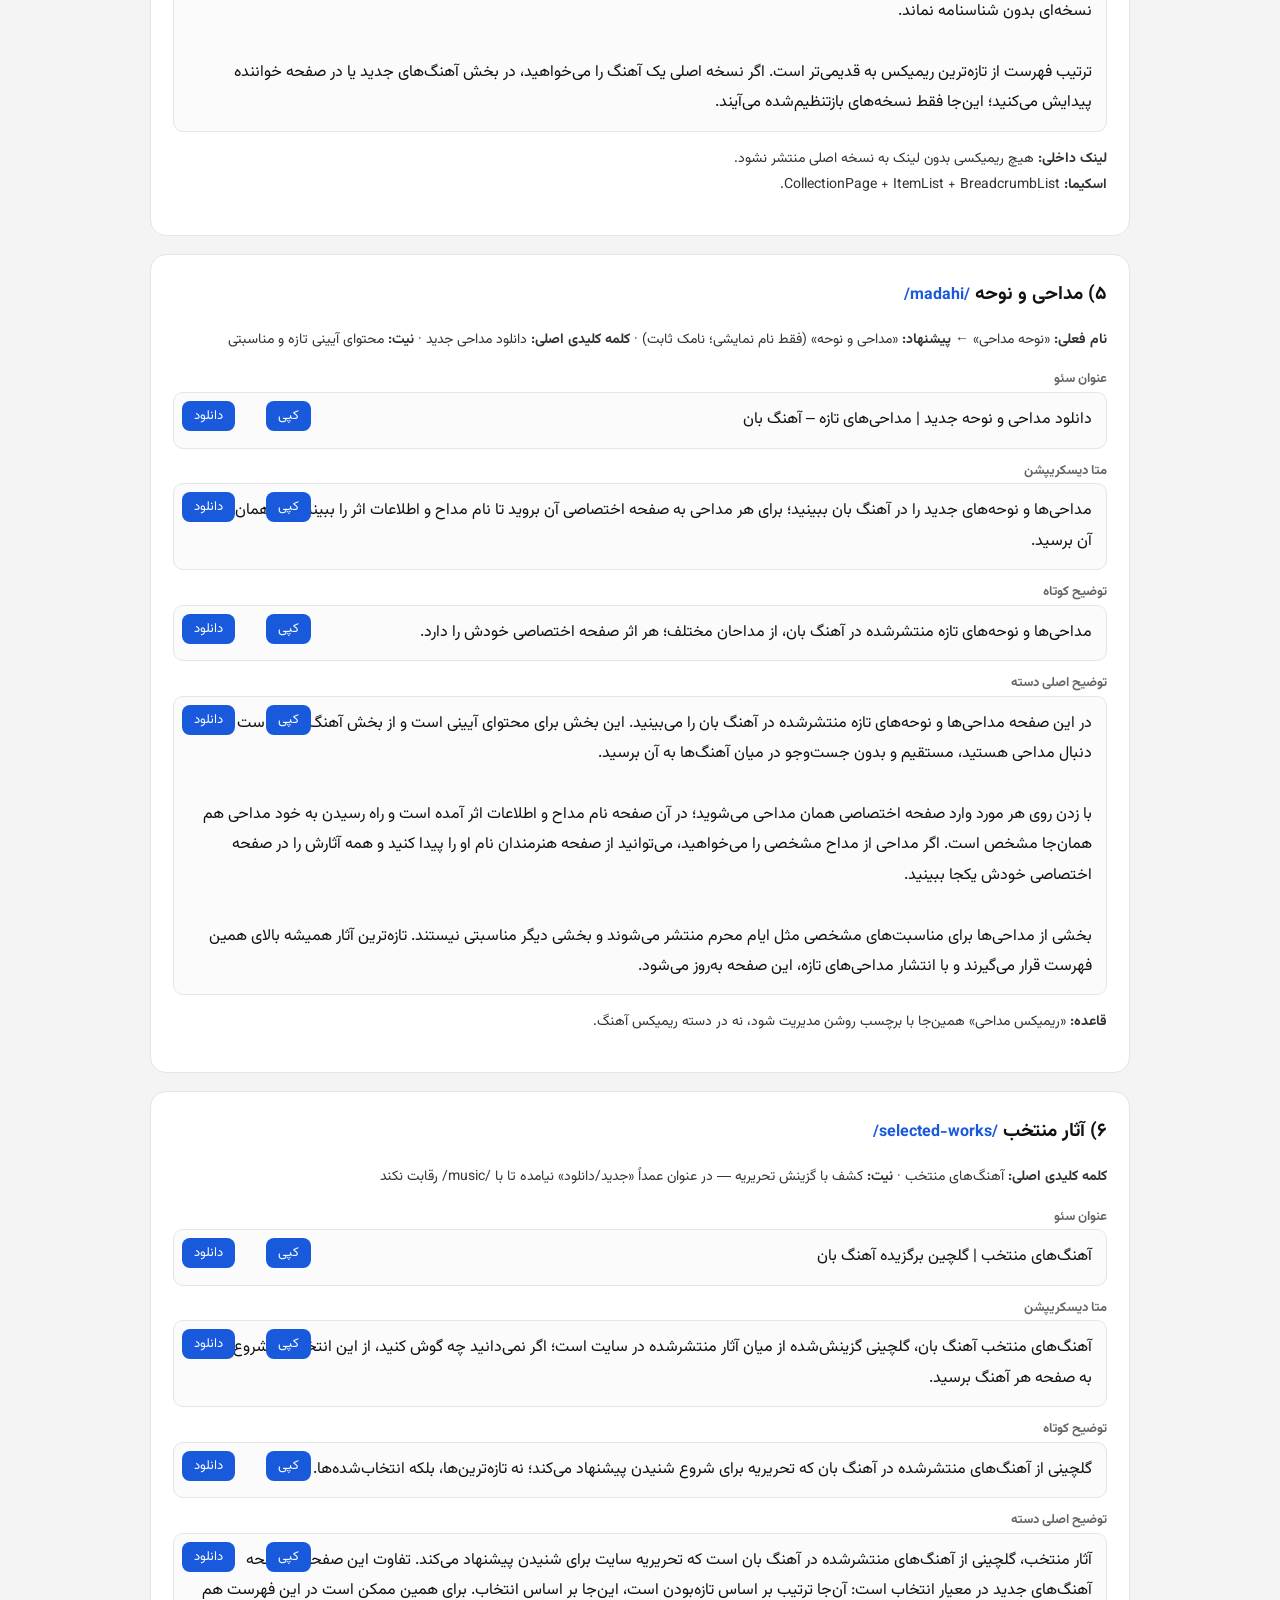
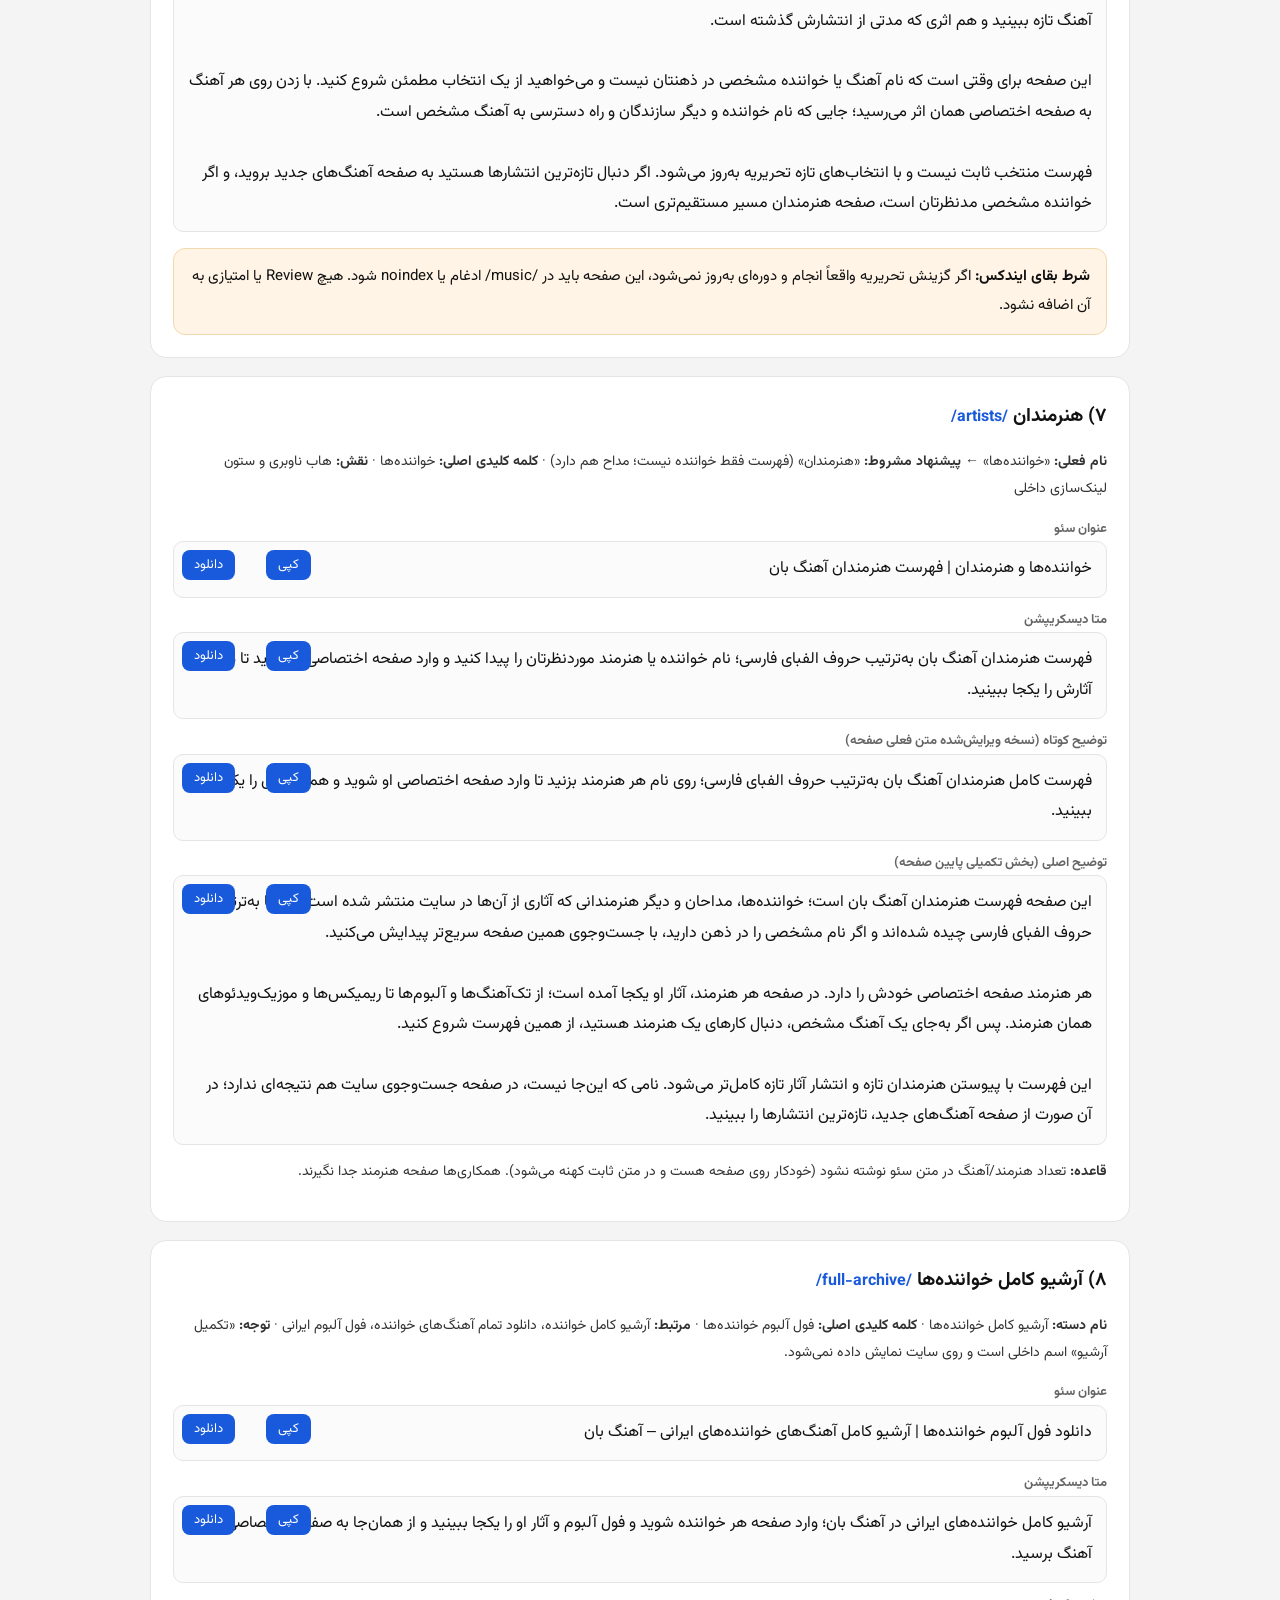
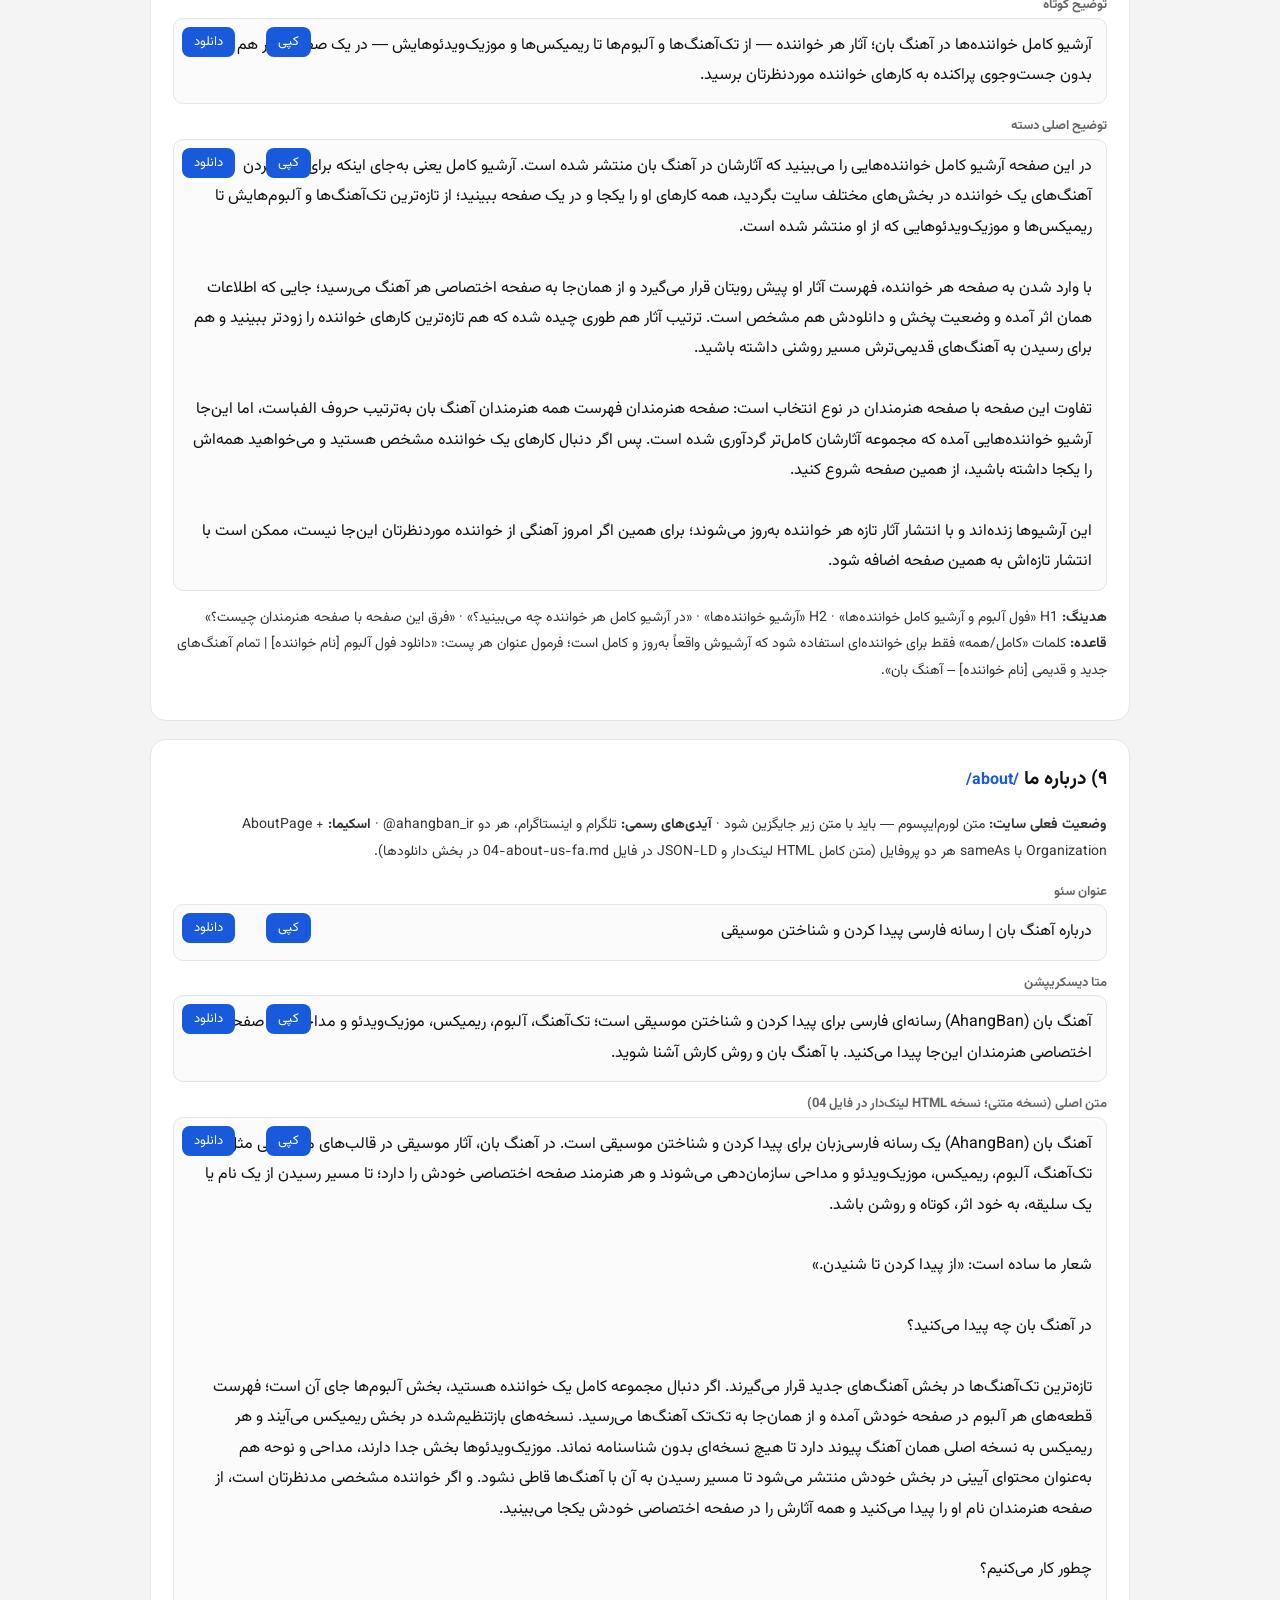
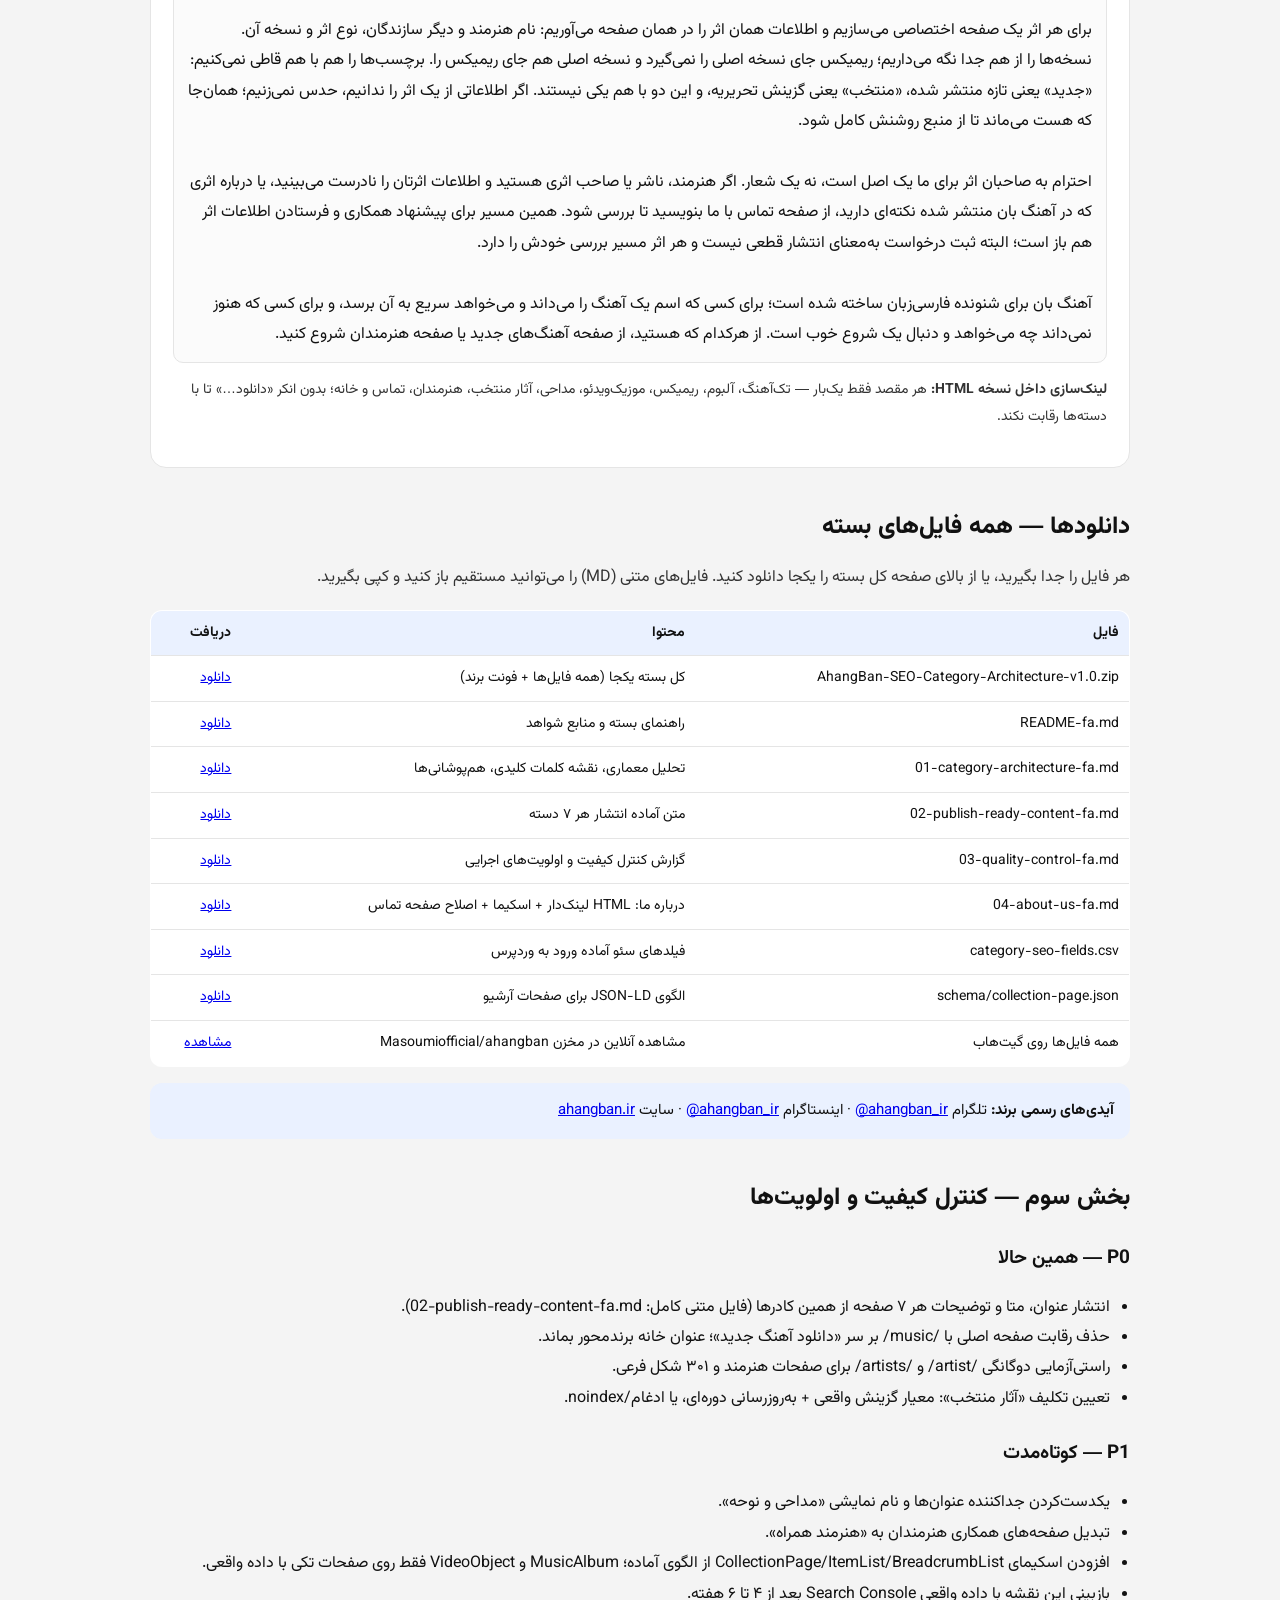
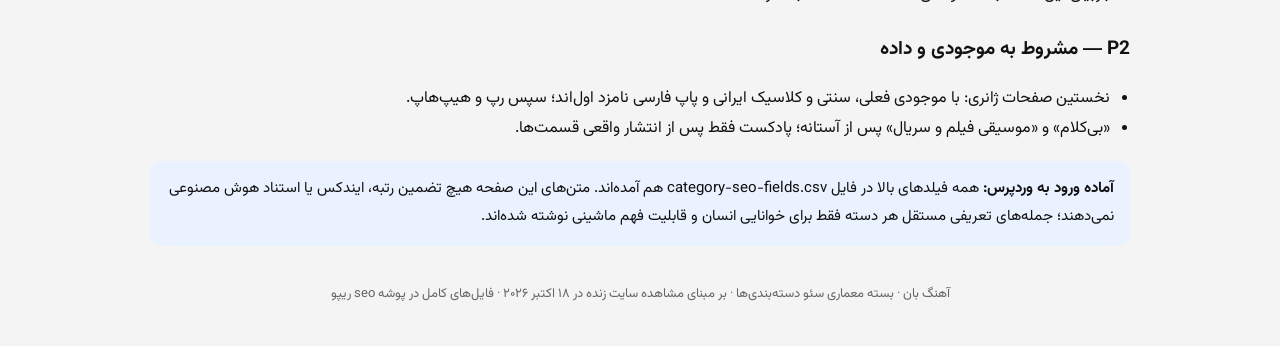
<file: seo/index.html>
<!doctype html>
<html lang="fa" dir="rtl">
<head>
<meta charset="utf-8">
<meta name="viewport" content="width=device-width, initial-scale=1">
<title>معماری سئو دسته‌بندی‌های آهنگ بان — پیش‌نمایش بازبینی</title>
<meta name="robots" content="noindex,nofollow">
<link rel="stylesheet" href="../brand-kit/assets/brand-fonts.css">
<style>
:root{--blue:#185ADB;--blue-dark:#1248B2;--blue-soft:#EAF1FF;--ink:#111;--muted:#666;--line:#E5E5E5;--bg:#F4F4F4;--card:#fff}
*{box-sizing:border-box}
body{margin:0;font-family:"Ahangban Vazirmatn",Tahoma,Arial,sans-serif;background:var(--bg);color:var(--ink);line-height:1.9;font-size:16px}
header{background:var(--ink);color:#fff;padding:40px 20px 30px}
.wrap{max-width:1020px;margin:0 auto;padding:0 20px}
header .kicker{color:#BFD2FF;font-size:13px;font-weight:700;letter-spacing:.2px}
h1{font-size:32px;line-height:1.5;margin:8px 0 10px;font-weight:800}
header p{color:#DDD;max-width:760px;margin:0}
.badge{display:inline-block;background:var(--blue);color:#fff;border-radius:999px;padding:2px 12px;font-size:13px;font-weight:700;margin-top:14px}
nav.toc{background:var(--card);border-bottom:1px solid var(--line);position:sticky;top:0;z-index:5}
nav.toc .wrap{display:flex;gap:8px;flex-wrap:wrap;padding-top:10px;padding-bottom:10px}
nav.toc a{color:var(--blue-dark);text-decoration:none;background:var(--blue-soft);border-radius:999px;padding:4px 12px;font-size:14px;font-weight:600}
main{padding:28px 0 60px}
h2{font-size:24px;margin:34px 0 6px;font-weight:800}
h3{font-size:19px;margin:22px 0 6px;font-weight:700}
.lead{color:#333;max-width:820px}
table{border-collapse:collapse;width:100%;background:#fff;border:1px solid var(--line);border-radius:12px;overflow:hidden;font-size:14px}
th,td{border-bottom:1px solid var(--line);padding:9px 10px;text-align:right;vertical-align:top}
th{background:var(--blue-soft);font-weight:700}
tr:last-child td{border-bottom:none}
.risk-high{color:#B3261E;font-weight:700}.risk-mid{color:#9A6A00;font-weight:700}.risk-low{color:#137333;font-weight:700}
.cat{background:#fff;border:1px solid var(--line);border-radius:16px;padding:22px;margin:18px 0}
.cat h3{margin-top:0;color:var(--ink)}
.cat h3 .slug{direction:ltr;unicode-bidi:plaintext;color:var(--blue);font-size:16px}
.field{margin:10px 0}
.field .label{font-size:13px;color:var(--muted);font-weight:700}
.copy{position:relative;background:#FBFBFB;border:1px solid var(--line);border-radius:10px;padding:12px 14px;white-space:pre-wrap}
.copy button{position:absolute;top:8px;left:8px;background:var(--blue);color:#fff;border:none;border-radius:8px;padding:5px 12px;font-family:inherit;font-size:13px;cursor:pointer}
.copy button:hover{background:var(--blue-dark)}
.kw{font-size:14px;color:#333}
.note{background:var(--blue-soft);border-radius:12px;padding:14px 16px;margin:16px 0;font-size:15px}
.warn{background:#FFF4E5;border:1px solid #F1D9AE;border-radius:12px;padding:14px 16px;margin:16px 0;font-size:15px}
ul{padding-right:20px}
footer{color:var(--muted);font-size:13px;padding:20px 0 40px;text-align:center}
@media(max-width:640px){h1{font-size:26px}table{font-size:12.5px}}
</style>
</head>
<body>
<header><div class="wrap">
  <div class="kicker">AHANGBAN.IR · SEO / AEO / GEO / LLMO</div>
  <h1>معماری دسته‌بندی‌ها و متن آماده انتشار آهنگ بان</h1>
  <p>مبنای این پیش‌نمایش، سایت زنده در ۱۸ اکتبر ۲۰۲۶ است: ۶ دسته واقعی در سایت‌مپ به‌علاوه هاب هنرمندان، و ۳۲ ردیف تاکسونومی برندکیت که طبقه‌بندی شده‌اند تا هرکدام بدانند دسته‌اند، تگ‌اند یا فیلد داخلی. هیچ عدد حجم جست‌وجو و هیچ ادعای «بهترین/کامل‌ترین» در این بسته نیست.</p>
  <span class="badge">نسخه ۱٫۰ — آماده انتشار مرحله‌ای در وردپرس</span>
</div></header>

<nav class="toc"><div class="wrap">
  <a href="#arch">معماری</a><a href="#music">آهنگ جدید</a><a href="#music-video">موزیک ویدیو</a><a href="#album">آلبوم</a><a href="#remix">ریمیکس</a><a href="#madahi">مداحی</a><a href="#selected-works">آثار منتخب</a><a href="#artists">هنرمندان</a><a href="#full-archive">فول آرشیو</a><a href="#about">درباره ما</a><a href="#downloads">دانلودها</a><a href="#qc">کنترل کیفیت</a>
</div></nav>

<main class="wrap">

<div class="note" style="margin-top:0">
  <b>پیدا کردن سریع:</b>
  <input id="siteSearch" type="search" placeholder="مثلاً: ریمیکس، متا، درباره ما، فول آلبوم…" style="width:min(420px,100%);padding:9px 12px;border:1px solid var(--line);border-radius:10px;font-family:inherit;font-size:15px;margin:8px 0">
  <span id="searchInfo" style="font-size:13px;color:var(--muted)"></span>
  <div style="margin-top:8px;display:flex;gap:8px;flex-wrap:wrap">
    <a href="AhangBan-SEO-Category-Architecture-v1.0.zip" download style="background:var(--blue);color:#fff;text-decoration:none;border-radius:999px;padding:7px 16px;font-weight:700">⬇ دانلود کل بسته (ZIP)</a>
    <a href="#downloads" style="background:#fff;color:var(--blue-dark);text-decoration:none;border:1px solid var(--line);border-radius:999px;padding:7px 16px;font-weight:700">دانلود تک‌تک فایل‌ها</a>
  </div>
  <p style="margin:8px 0 0;font-size:13.5px">روی هر متن دو دکمه هست: <b>کپی</b> برای چسباندن مستقیم در وردپرس، و <b>دانلود</b> برای گرفتن همان متن به‌صورت فایل ‎.txt‎.</p>
</div>

<section id="arch">
<h2>بخش اول — تحلیل معماری در یک نگاه</h2>
<p class="lead">تنها هم‌پوشانی بحرانی سایت، مثلث «صفحه اصلی ↔ آهنگ جدید ↔ آثار منتخب» است. راه‌حل: صفحه اصلی هاب برند بماند، <b>/music/</b> مالک انحصاری نیت «دانلود آهنگ جدید» شود، و «آثار منتخب» فقط با گزینش واقعی تحریریه زنده بماند.</p>
<table>
<tr><th>دسته</th><th>URL</th><th>کلمه کلیدی اصلی</th><th>هدف جست‌وجو</th><th>ریسک هم‌پوشانی</th></tr>
<tr><td>آهنگ جدید</td><td dir="ltr">/music/</td><td>دانلود آهنگ جدید</td><td>تازه‌ترین تک‌آهنگ‌ها</td><td class="risk-high">بالا — با خانه و منتخب</td></tr>
<tr><td>موزیک ویدیو</td><td dir="ltr">/music-video/</td><td>موزیک ویدیو جدید</td><td>تماشای نسخه تصویری</td><td class="risk-mid">متوسط</td></tr>
<tr><td>آلبوم جدید</td><td dir="ltr">/album/</td><td>دانلود آلبوم جدید</td><td>مجموعه کامل خواننده</td><td class="risk-mid">متوسط</td></tr>
<tr><td>ریمیکس جدید</td><td dir="ltr">/remix/</td><td>دانلود ریمیکس جدید</td><td>نسخه بازتنظیم‌شده</td><td class="risk-mid">متوسط</td></tr>
<tr><td>مداحی و نوحه</td><td dir="ltr">/madahi/</td><td>دانلود مداحی جدید</td><td>نوحه/مداحی تازه و مناسبتی</td><td class="risk-low">کم</td></tr>
<tr><td>آثار منتخب</td><td dir="ltr">/selected-works/</td><td>آهنگ‌های منتخب</td><td>کشف با گزینش تحریریه</td><td class="risk-high">بالا — مشروط به معیار واقعی</td></tr>
<tr><td>هنرمندان</td><td dir="ltr">/artists/</td><td>خواننده‌ها</td><td>یافتن هنرمند و آثارش</td><td class="risk-mid">هاب ناوبری</td></tr>
</table>
<div class="note"><b>سرنوشت تاکسونومی برندکیت:</b> از ۳۲ ردیف، فقط ردیف‌هایی صفحه ایندکس‌پذیر آینده‌اند که نیت مستقل + موجودی واقعی داشته باشند (بی‌کلام، موسیقی فیلم و سریال، ژانرها). حال‌وهوا و موقعیت تگ/فیلترند؛ «وضعیت حقوق» و «محتوای صریح» هرگز دسته عمومی نمی‌شوند؛ پادکست و رادیو تا وقتی محصول واقعی ندارند ساخته نمی‌شوند. آستانه اجرایی پیشنهادی: ۱۰ تا ۱۵ اثر یکتا + نشانه تقاضا + مسئول به‌روزرسانی.</div>
<div class="warn"><b>سه یافته فنی زنده:</b> (۱) جداکننده عنوان آثار منتخب با بقیه فرق دارد؛ (۲) دست‌کم یک لینک هنرمند با الگوی <span dir="ltr">/artists/…/</span> در برابر الگوی اصلی <span dir="ltr">/artist/…/</span> دیده شد — باید راستی‌آزمایی و ۳۰۱ شود؛ (۳) ترکیب‌های همکاری («همایون شجریان و علی قمصری») صفحه هنرمند مستقل گرفته‌اند و باید «هنرمند همراه» شوند.</div>
</section>

<h2>بخش دوم — متن آماده انتشار</h2>
<p class="lead">متن هر کادر عیناً قابل کپی در وردپرس است: عنوان سئو در SEO Title، متا در Meta Description، توضیح کوتاه زیر H1 آرشیو و توضیح اصلی در توضیحات دسته. دکمه «کپی» همان متن را برمی‌دارد.</p>

<article class="cat" id="music">
<h3>۱) آهنگ جدید <span class="slug">/music/</span></h3>
<p class="kw"><b>کلمه کلیدی اصلی:</b> دانلود آهنگ جدید · <b>مرتبط:</b> تک‌آهنگ جدید، آهنگ جدید ایرانی، جدیدترین آهنگ‌ها، دانلود موزیک جدید · <b>نیت:</b> تازه‌ترین تک‌آهنگ‌ها</p>
<div class="field"><div class="label">عنوان سئو</div><div class="copy">دانلود آهنگ جدید | جدیدترین تک‌آهنگ‌های ایرانی – آهنگ بان</div></div>
<div class="field"><div class="label">متا دیسکریپشن</div><div class="copy">جدیدترین آهنگ‌ها و تک‌آهنگ‌های تازه خواننده‌های ایرانی را در آهنگ بان ببینید؛ روی هر آهنگ بزنید تا به صفحه اختصاصی آن برسید و اطلاعات، پخش و دانلودش را همان‌جا ببینید.</div></div>
<div class="field"><div class="label">توضیح کوتاه</div><div class="copy">تازه‌ترین تک‌آهنگ‌های منتشرشده در آهنگ بان؛ هر آهنگ صفحه اختصاصی خودش را دارد تا اطلاعات و راه دسترسی به آن را یکجا ببینید.</div></div>
<div class="field"><div class="label">توضیح اصلی دسته</div><div class="copy">در این صفحه تازه‌ترین آهنگ‌های منتشرشده در آهنگ بان را به‌ترتیب زمان انتشار می‌بینید. هر موردی که در فهرست می‌آید یک تک‌آهنگ است؛ یعنی اثری که مستقل منتشر شده، نه بخشی از یک آلبوم. برای همین اگر دنبال این هستید که بدانید تازه چه آهنگی آمده و سریع به آن برسید، جای درستی آمده‌اید.

با زدن روی نام هر آهنگ وارد صفحه اختصاصی همان اثر می‌شوید. در صفحه هر آهنگ، نام خواننده و دیگر سازندگان اثر، و راه دسترسی به خود آهنگ مشخص است؛ وضعیت پخش و دانلود هر اثر هم در همان صفحه خودش اعلام می‌شود، چون ممکن است برای اثرهای مختلف یکسان نباشد.

اگر آهنگ مشخصی با نام خواننده در ذهنتان است، از صفحه هنرمندان شروع کنید تا همه آهنگ‌های همان خواننده را یکجا ببینید. اگر نسخه متفاوتی از یک آهنگ را می‌خواهید، مثل نسخه ریمیکس، یا اگر دنبال یک مجموعه کامل از یک خواننده هستید، بخش‌های ریمیکس و آلبوم برای همان نیاز ساخته شده‌اند و از همین صفحه هم به آن‌ها می‌رسید.

این فهرست با انتشار آهنگ‌های تازه به‌روز می‌شود و ترتیب آن از تازه‌ترین به قدیمی‌تر است؛ پس برای دیدن تازه‌ها همیشه از همین صفحه شروع کنید.</div></div>
<p class="kw"><b>هدینگ:</b> H1 «دانلود آهنگ جدید» ← H2 «تازه‌ترین تک‌آهنگ‌ها» · «چطور سریع‌تر به آهنگی که می‌خواهید برسید؟» · «تفاوت این صفحه با آلبوم، ریمیکس و آثار منتخب»<br><b>لینک داخلی:</b> انکر «دانلود آهنگ جدید» فقط برای همین صفحه؛ مقصدها: هنرمندان، آلبوم، ریمیکس، موزیک‌ویدئو، آثار منتخب.<br><b>اسکیما:</b> CollectionPage + ItemList + BreadcrumbList.</p>
</article>

<article class="cat" id="music-video">
<h3>۲) موزیک ویدیو <span class="slug">/music-video/</span></h3>
<p class="kw"><b>کلمه کلیدی اصلی:</b> موزیک ویدیو جدید · <b>مرتبط:</b> دانلود موزیک ویدیو، نماهنگ جدید · <b>نیت:</b> تماشای نسخه تصویری</p>
<div class="field"><div class="label">عنوان سئو</div><div class="copy">موزیک ویدیو جدید | ویدیوهای تازه خواننده‌های ایرانی – آهنگ بان</div></div>
<div class="field"><div class="label">متا دیسکریپشن</div><div class="copy">موزیک ویدیوهای جدید خواننده‌های ایرانی را در آهنگ بان تماشا کنید؛ برای هر ویدیو به صفحه اختصاصی آن بروید تا اطلاعات اثر و نسخه صوتی‌اش را هم ببینید.</div></div>
<div class="field"><div class="label">توضیح کوتاه</div><div class="copy">تازه‌ترین موزیک‌ویدئوهای منتشرشده در آهنگ بان؛ نسخه تصویری آهنگ‌هایی که می‌خواهید هم بشنوید و هم ببینید.</div></div>
<div class="field"><div class="label">توضیح اصلی دسته</div><div class="copy">در این صفحه موزیک‌ویدئوهای تازه‌ای را می‌بینید که در آهنگ بان منتشر شده‌اند. موزیک‌ویدئو نسخه تصویری یک آهنگ است و با خود آهنگ تفاوت دارد: این‌جا تمرکز روی تماشای ویدیوست، و اگر فقط بخواهید آهنگ را بشنوید، نسخه صوتی آن در بخش آهنگ‌ها قرار می‌گیرد.

روی هر ویدیو که بزنید به صفحه اختصاصی همان اثر می‌رسید؛ جایی که نام خواننده و دیگر سازندگان ویدیو و اطلاعات اثر آمده است. در صفحه بسیاری از این آثار، به نسخه صوتی همان آهنگ هم می‌رسید تا اگر خواستید، هر دو نسخه را از یک نقطه پیدا کنید.

ترتیب این فهرست از تازه‌ترین ویدیو به قدیمی‌تر است. برای پیدا کردن ویدیوی یک خواننده مشخص، راه سریع‌تر این است که از صفحه هنرمندان نام او را پیدا کنید و از صفحه اختصاصی‌اش به آثارش برسید.</div></div>
<p class="kw"><b>لینک داخلی:</b> مهم‌ترین پیوند این دسته، لینک دوطرفه ویدیو ↔ نسخه صوتی همان اثر است.<br><b>اسکیما:</b> روی آرشیو CollectionPage؛ ‏VideoObject فقط روی صفحه تکی ویدیو با داده واقعی.</p>
</article>

<article class="cat" id="album">
<h3>۳) آلبوم جدید <span class="slug">/album/</span></h3>
<p class="kw"><b>کلمه کلیدی اصلی:</b> دانلود آلبوم جدید · <b>مرتبط:</b> آلبوم جدید ایرانی، فول آلبوم · <b>نیت:</b> مجموعه کامل یک خواننده</p>
<div class="field"><div class="label">عنوان سئو</div><div class="copy">دانلود آلبوم جدید | آلبوم‌های تازه خواننده‌های ایرانی – آهنگ بان</div></div>
<div class="field"><div class="label">متا دیسکریپشن</div><div class="copy">آلبوم‌های جدید خواننده‌های ایرانی را در آهنگ بان ببینید؛ وارد صفحه هر آلبوم شوید تا فهرست قطعه‌هایش را ببینید و به تک‌تک آهنگ‌های آن برسید.</div></div>
<div class="field"><div class="label">توضیح کوتاه</div><div class="copy">آلبوم‌های تازه منتشرشده در آهنگ بان؛ هر آلبوم صفحه خودش را دارد و فهرست کامل قطعه‌هایش در همان صفحه آمده است.</div></div>
<div class="field"><div class="label">توضیح اصلی دسته</div><div class="copy">در این صفحه آلبوم‌های تازه‌ای را می‌بینید که در آهنگ بان منتشر شده‌اند. تفاوت آلبوم با تک‌آهنگ در این است که آلبوم یک مجموعه کامل از چند قطعه است که با هم منتشر شده‌اند؛ پس اگر می‌خواهید به‌جای یک آهنگ، سراغ مجموعه کامل یک خواننده بروید، این صفحه برای شماست.

با وارد شدن به صفحه هر آلبوم، فهرست قطعه‌های آن را به همان ترتیب انتشار می‌بینید و از همان‌جا به صفحه اختصاصی هر قطعه می‌رسید. نام خواننده و اطلاعاتی مثل سال انتشار آلبوم در صفحه خودش آمده است تا پیش از شنیدن، تصویر روشنی از آن مجموعه داشته باشید.

اگر دنبال همه آلبوم‌ها و آهنگ‌های یک خواننده در کنار هم هستید، از صفحه هنرمندان نام او را انتخاب کنید. و اگر تازه‌ترین تک‌آهنگ‌ها را می‌خواهید، بخش آهنگ‌های جدید مسیر کوتاه‌تری است.</div></div>
<p class="kw"><b>لینک داخلی:</b> فهرست قطعه‌های صفحه آلبوم ← صفحه تکی هر قطعه؛ از قطعه برگشت به آلبوم با انکر «از آلبوم [نام]».<br><b>اسکیما:</b> روی آرشیو CollectionPage؛ ‏MusicAlbum فقط روی صفحه تکی آلبوم.</p>
</article>

<article class="cat" id="remix">
<h3>۴) ریمیکس جدید <span class="slug">/remix/</span></h3>
<p class="kw"><b>کلمه کلیدی اصلی:</b> دانلود ریمیکس جدید · <b>مرتبط:</b> ریمیکس آهنگ، ریمیکس جدید ایرانی · <b>نیت:</b> نسخه بازتنظیم‌شده</p>
<div class="field"><div class="label">عنوان سئو</div><div class="copy">دانلود ریمیکس جدید | ریمیکس تازه آهنگ‌های ایرانی – آهنگ بان</div></div>
<div class="field"><div class="label">متا دیسکریپشن</div><div class="copy">ریمیکس‌های جدید آهنگ‌های ایرانی را در آهنگ بان پیدا کنید؛ در صفحه هر ریمیکس، سازنده نسخه و پیوند نسخه اصلی همان آهنگ هم مشخص است.</div></div>
<div class="field"><div class="label">توضیح کوتاه</div><div class="copy">تازه‌ترین ریمیکس‌های منتشرشده در آهنگ بان؛ نسخه‌های بازتنظیم‌شده از آهنگ‌هایی که اصلشان را می‌شناسید.</div></div>
<div class="field"><div class="label">توضیح اصلی دسته</div><div class="copy">در این صفحه ریمیکس‌های تازه منتشرشده در آهنگ بان را می‌بینید. ریمیکس یعنی نسخه‌ای تازه از یک آهنگ موجود که تنظیم آن تغییر کرده است؛ ملودی و خواننده همان‌اند، اما حال‌وهوای نسخه می‌تواند کاملاً فرق کند. پس این صفحه جای نسخه‌های متفاوت است، نه آهنگ‌های تازه.

در صفحه اختصاصی هر ریمیکس مشخص است که این نسخه را چه کسی ساخته و اصل آهنگ کدام است؛ از همان‌جا هم می‌توانید به صفحه نسخه اصلی برسید و هر دو را کنار هم بشنوید و مقایسه کنید. این پیوند بین نسخه اصلی و ریمیکس را در همه آثار این بخش نگه داشته‌ایم تا هیچ نسخه‌ای بدون شناسنامه نماند.

ترتیب فهرست از تازه‌ترین ریمیکس به قدیمی‌تر است. اگر نسخه اصلی یک آهنگ را می‌خواهید، در بخش آهنگ‌های جدید یا در صفحه خواننده پیدایش می‌کنید؛ این‌جا فقط نسخه‌های بازتنظیم‌شده می‌آیند.</div></div>
<p class="kw"><b>لینک داخلی:</b> هیچ ریمیکسی بدون لینک به نسخه اصلی منتشر نشود.<br><b>اسکیما:</b> CollectionPage + ItemList + BreadcrumbList.</p>
</article>

<article class="cat" id="madahi">
<h3>۵) مداحی و نوحه <span class="slug">/madahi/</span></h3>
<p class="kw"><b>نام فعلی:</b> «نوحه مداحی» ← <b>پیشنهاد:</b> «مداحی و نوحه» (فقط نام نمایشی؛ نامک ثابت) · <b>کلمه کلیدی اصلی:</b> دانلود مداحی جدید · <b>نیت:</b> محتوای آیینی تازه و مناسبتی</p>
<div class="field"><div class="label">عنوان سئو</div><div class="copy">دانلود مداحی و نوحه جدید | مداحی‌های تازه – آهنگ بان</div></div>
<div class="field"><div class="label">متا دیسکریپشن</div><div class="copy">مداحی‌ها و نوحه‌های جدید را در آهنگ بان ببینید؛ برای هر مداحی به صفحه اختصاصی آن بروید تا نام مداح و اطلاعات اثر را ببینید و از همان‌جا به آن برسید.</div></div>
<div class="field"><div class="label">توضیح کوتاه</div><div class="copy">مداحی‌ها و نوحه‌های تازه منتشرشده در آهنگ بان، از مداحان مختلف؛ هر اثر صفحه اختصاصی خودش را دارد.</div></div>
<div class="field"><div class="label">توضیح اصلی دسته</div><div class="copy">در این صفحه مداحی‌ها و نوحه‌های تازه منتشرشده در آهنگ بان را می‌بینید. این بخش برای محتوای آیینی است و از بخش آهنگ‌ها جداست تا اگر دنبال مداحی هستید، مستقیم و بدون جست‌وجو در میان آهنگ‌ها به آن برسید.

با زدن روی هر مورد وارد صفحه اختصاصی همان مداحی می‌شوید؛ در آن صفحه نام مداح و اطلاعات اثر آمده است و راه رسیدن به خود مداحی هم همان‌جا مشخص است. اگر مداحی از مداح مشخصی را می‌خواهید، می‌توانید از صفحه هنرمندان نام او را پیدا کنید و همه آثارش را در صفحه اختصاصی خودش یکجا ببینید.

بخشی از مداحی‌ها برای مناسبت‌های مشخصی مثل ایام محرم منتشر می‌شوند و بخشی دیگر مناسبتی نیستند. تازه‌ترین آثار همیشه بالای همین فهرست قرار می‌گیرند و با انتشار مداحی‌های تازه، این صفحه به‌روز می‌شود.</div></div>
<p class="kw"><b>قاعده:</b> «ریمیکس مداحی» همین‌جا با برچسب روشن مدیریت شود، نه در دسته ریمیکس آهنگ.</p>
</article>

<article class="cat" id="selected-works">
<h3>۶) آثار منتخب <span class="slug">/selected-works/</span></h3>
<p class="kw"><b>کلمه کلیدی اصلی:</b> آهنگ‌های منتخب · <b>نیت:</b> کشف با گزینش تحریریه — در عنوان عمداً «جدید/دانلود» نیامده تا با <span dir="ltr">/music/</span> رقابت نکند</p>
<div class="field"><div class="label">عنوان سئو</div><div class="copy">آهنگ‌های منتخب | گلچین برگزیده آهنگ بان</div></div>
<div class="field"><div class="label">متا دیسکریپشن</div><div class="copy">آهنگ‌های منتخب آهنگ بان، گلچینی گزینش‌شده از میان آثار منتشرشده در سایت است؛ اگر نمی‌دانید چه گوش کنید، از این انتخاب‌ها شروع کنید و به صفحه هر آهنگ برسید.</div></div>
<div class="field"><div class="label">توضیح کوتاه</div><div class="copy">گلچینی از آهنگ‌های منتشرشده در آهنگ بان که تحریریه برای شروع شنیدن پیشنهاد می‌کند؛ نه تازه‌ترین‌ها، بلکه انتخاب‌شده‌ها.</div></div>
<div class="field"><div class="label">توضیح اصلی دسته</div><div class="copy">آثار منتخب، گلچینی از آهنگ‌های منتشرشده در آهنگ بان است که تحریریه سایت برای شنیدن پیشنهاد می‌کند. تفاوت این صفحه با صفحه آهنگ‌های جدید در معیار انتخاب است: آن‌جا ترتیب بر اساس تازه‌بودن است، این‌جا بر اساس انتخاب. برای همین ممکن است در این فهرست هم آهنگ تازه ببینید و هم اثری که مدتی از انتشارش گذشته است.

این صفحه برای وقتی است که نام آهنگ یا خواننده مشخصی در ذهنتان نیست و می‌خواهید از یک انتخاب مطمئن شروع کنید. با زدن روی هر آهنگ به صفحه اختصاصی همان اثر می‌رسید؛ جایی که نام خواننده و دیگر سازندگان و راه دسترسی به آهنگ مشخص است.

فهرست منتخب ثابت نیست و با انتخاب‌های تازه تحریریه به‌روز می‌شود. اگر دنبال تازه‌ترین انتشارها هستید به صفحه آهنگ‌های جدید بروید، و اگر خواننده مشخصی مدنظرتان است، صفحه هنرمندان مسیر مستقیم‌تری است.</div></div>
<div class="warn" style="margin-bottom:0"><b>شرط بقای ایندکس:</b> اگر گزینش تحریریه واقعاً انجام و دوره‌ای به‌روز نمی‌شود، این صفحه باید در <span dir="ltr">/music/</span> ادغام یا noindex شود. هیچ Review یا امتیازی به آن اضافه نشود.</div>
</article>

<article class="cat" id="artists">
<h3>۷) هنرمندان <span class="slug">/artists/</span></h3>
<p class="kw"><b>نام فعلی:</b> «خواننده‌ها» ← <b>پیشنهاد مشروط:</b> «هنرمندان» (فهرست فقط خواننده نیست؛ مداح هم دارد) · <b>کلمه کلیدی اصلی:</b> خواننده‌ها · <b>نقش:</b> هاب ناوبری و ستون لینک‌سازی داخلی</p>
<div class="field"><div class="label">عنوان سئو</div><div class="copy">خواننده‌ها و هنرمندان | فهرست هنرمندان آهنگ بان</div></div>
<div class="field"><div class="label">متا دیسکریپشن</div><div class="copy">فهرست هنرمندان آهنگ بان به‌ترتیب حروف الفبای فارسی؛ نام خواننده یا هنرمند موردنظرتان را پیدا کنید و وارد صفحه اختصاصی او شوید تا همه آثارش را یکجا ببینید.</div></div>
<div class="field"><div class="label">توضیح کوتاه (نسخه ویرایش‌شده متن فعلی صفحه)</div><div class="copy">فهرست کامل هنرمندان آهنگ بان به‌ترتیب حروف الفبای فارسی؛ روی نام هر هنرمند بزنید تا وارد صفحه اختصاصی او شوید و همه آثارش را یکجا ببینید.</div></div>
<div class="field"><div class="label">توضیح اصلی (بخش تکمیلی پایین صفحه)</div><div class="copy">این صفحه فهرست هنرمندان آهنگ بان است؛ خواننده‌ها، مداحان و دیگر هنرمندانی که آثاری از آن‌ها در سایت منتشر شده است. نام‌ها به‌ترتیب حروف الفبای فارسی چیده شده‌اند و اگر نام مشخصی را در ذهن دارید، با جست‌وجوی همین صفحه سریع‌تر پیدایش می‌کنید.

هر هنرمند صفحه اختصاصی خودش را دارد. در صفحه هر هنرمند، آثار او یکجا آمده است؛ از تک‌آهنگ‌ها و آلبوم‌ها تا ریمیکس‌ها و موزیک‌ویدئوهای همان هنرمند. پس اگر به‌جای یک آهنگ مشخص، دنبال کارهای یک هنرمند هستید، از همین فهرست شروع کنید.

این فهرست با پیوستن هنرمندان تازه و انتشار آثار تازه کامل‌تر می‌شود. نامی که این‌جا نیست، در صفحه جست‌وجوی سایت هم نتیجه‌ای ندارد؛ در آن صورت از صفحه آهنگ‌های جدید، تازه‌ترین انتشارها را ببینید.</div></div>
<p class="kw"><b>قاعده:</b> تعداد هنرمند/آهنگ در متن سئو نوشته نشود (خودکار روی صفحه هست و در متن ثابت کهنه می‌شود). همکاری‌ها صفحه هنرمند جدا نگیرند.</p>
</article>

<article class="cat" id="full-archive">
<h3>۸) آرشیو کامل خواننده‌ها <span class="slug">/full-archive/</span></h3>
<p class="kw"><b>نام دسته:</b> آرشیو کامل خواننده‌ها · <b>کلمه کلیدی اصلی:</b> فول آلبوم خواننده‌ها · <b>مرتبط:</b> آرشیو کامل خواننده، دانلود تمام آهنگ‌های خواننده، فول آلبوم ایرانی · <b>توجه:</b> «تکمیل آرشیو» اسم داخلی است و روی سایت نمایش داده نمی‌شود.</p>
<div class="field"><div class="label">عنوان سئو</div><div class="copy">دانلود فول آلبوم خواننده‌ها | آرشیو کامل آهنگ‌های خواننده‌های ایرانی – آهنگ بان</div></div>
<div class="field"><div class="label">متا دیسکریپشن</div><div class="copy">آرشیو کامل خواننده‌های ایرانی در آهنگ بان؛ وارد صفحه هر خواننده شوید و فول آلبوم و آثار او را یکجا ببینید و از همان‌جا به صفحه اختصاصی هر آهنگ برسید.</div></div>
<div class="field"><div class="label">توضیح کوتاه</div><div class="copy">آرشیو کامل خواننده‌ها در آهنگ بان؛ آثار هر خواننده — از تک‌آهنگ‌ها و آلبوم‌ها تا ریمیکس‌ها و موزیک‌ویدئوهایش — در یک صفحه کنار هم آمده تا بدون جست‌وجوی پراکنده به کارهای خواننده موردنظرتان برسید.</div></div>
<div class="field"><div class="label">توضیح اصلی دسته</div><div class="copy">در این صفحه آرشیو کامل خواننده‌هایی را می‌بینید که آثارشان در آهنگ بان منتشر شده است. آرشیو کامل یعنی به‌جای اینکه برای پیدا کردن آهنگ‌های یک خواننده در بخش‌های مختلف سایت بگردید، همه کارهای او را یکجا و در یک صفحه ببینید؛ از تازه‌ترین تک‌آهنگ‌ها و آلبوم‌هایش تا ریمیکس‌ها و موزیک‌ویدئوهایی که از او منتشر شده است.

با وارد شدن به صفحه هر خواننده، فهرست آثار او پیش رویتان قرار می‌گیرد و از همان‌جا به صفحه اختصاصی هر آهنگ می‌رسید؛ جایی که اطلاعات همان اثر آمده و وضعیت پخش و دانلودش هم مشخص است. ترتیب آثار هم طوری چیده شده که هم تازه‌ترین کارهای خواننده را زودتر ببینید و هم برای رسیدن به آهنگ‌های قدیمی‌ترش مسیر روشنی داشته باشید.

تفاوت این صفحه با صفحه هنرمندان در نوع انتخاب است: صفحه هنرمندان فهرست همه هنرمندان آهنگ بان به‌ترتیب حروف الفباست، اما این‌جا آرشیو خواننده‌هایی آمده که مجموعه آثارشان کامل‌تر گردآوری شده است. پس اگر دنبال کارهای یک خواننده مشخص هستید و می‌خواهید همه‌اش را یکجا داشته باشید، از همین صفحه شروع کنید.

این آرشیوها زنده‌اند و با انتشار آثار تازه هر خواننده به‌روز می‌شوند؛ برای همین اگر امروز آهنگی از خواننده موردنظرتان این‌جا نیست، ممکن است با انتشار تازه‌اش به همین صفحه اضافه شود.</div></div>
<p class="kw"><b>هدینگ:</b> H1 «فول آلبوم و آرشیو کامل خواننده‌ها» · H2 «آرشيو خواننده‌ها» · «در آرشیو کامل هر خواننده چه می‌بینید؟» · «فرق این صفحه با صفحه هنرمندان چیست؟»<br><b>قاعده:</b> کلمات «کامل/همه» فقط برای خواننده‌ای استفاده شود که آرشیوش واقعاً به‌روز و کامل است؛ فرمول عنوان هر پست: «دانلود فول آلبوم [نام خواننده] | تمام آهنگ‌های جدید و قدیمی [نام خواننده] – آهنگ بان».</p>
</article>

<article class="cat" id="about">
<h3>۹) درباره ما <span class="slug">/about/</span></h3>
<p class="kw"><b>وضعیت فعلی سایت:</b> متن لورم‌ایپسوم — باید با متن زیر جایگزین شود · <b>آیدی‌های رسمی:</b> تلگرام و اینستاگرام، هر دو <span dir="ltr">@ahangban_ir</span> · <b>اسکیما:</b> AboutPage + Organization با sameAs هر دو پروفایل (متن کامل HTML لینک‌دار و JSON-LD در فایل <span dir="ltr">04-about-us-fa.md</span> در بخش دانلودها).</p>
<div class="field"><div class="label">عنوان سئو</div><div class="copy">درباره آهنگ بان | رسانه فارسی پیدا کردن و شناختن موسیقی</div></div>
<div class="field"><div class="label">متا دیسکریپشن</div><div class="copy">آهنگ بان (AhangBan) رسانه‌ای فارسی برای پیدا کردن و شناختن موسیقی است؛ تک‌آهنگ، آلبوم، ریمیکس، موزیک‌ویدئو و مداحی را با صفحه اختصاصی هنرمندان این‌جا پیدا می‌کنید. با آهنگ بان و روش کارش آشنا شوید.</div></div>
<div class="field"><div class="label">متن اصلی (نسخه متنی؛ نسخه HTML لینک‌دار در فایل 04)</div><div class="copy">آهنگ بان (AhangBan) یک رسانه فارسی‌زبان برای پیدا کردن و شناختن موسیقی است. در آهنگ بان، آثار موسیقی در قالب‌های مشخصی مثل تک‌آهنگ، آلبوم، ریمیکس، موزیک‌ویدئو و مداحی سازمان‌دهی می‌شوند و هر هنرمند صفحه اختصاصی خودش را دارد؛ تا مسیر رسیدن از یک نام یا یک سلیقه، به خود اثر، کوتاه و روشن باشد.

شعار ما ساده است: «از پیدا کردن تا شنیدن.»

در آهنگ بان چه پیدا می‌کنید؟

تازه‌ترین تک‌آهنگ‌ها در بخش آهنگ‌های جدید قرار می‌گیرند. اگر دنبال مجموعه کامل یک خواننده هستید، بخش آلبوم‌ها جای آن است؛ فهرست قطعه‌های هر آلبوم در صفحه خودش آمده و از همان‌جا به تک‌تک آهنگ‌ها می‌رسید. نسخه‌های بازتنظیم‌شده در بخش ریمیکس می‌آیند و هر ریمیکس به نسخه اصلی همان آهنگ پیوند دارد تا هیچ نسخه‌ای بدون شناسنامه نماند. موزیک‌ویدئوها بخش جدا دارند، مداحی و نوحه هم به‌عنوان محتوای آیینی در بخش خودش منتشر می‌شود تا مسیر رسیدن به آن با آهنگ‌ها قاطی نشود. و اگر خواننده مشخصی مدنظرتان است، از صفحه هنرمندان نام او را پیدا می‌کنید و همه آثارش را در صفحه اختصاصی خودش یکجا می‌بینید.

چطور کار می‌کنیم؟

برای هر اثر یک صفحه اختصاصی می‌سازیم و اطلاعات همان اثر را در همان صفحه می‌آوریم: نام هنرمند و دیگر سازندگان، نوع اثر و نسخه آن. نسخه‌ها را از هم جدا نگه می‌داریم؛ ریمیکس جای نسخه اصلی را نمی‌گیرد و نسخه اصلی هم جای ریمیکس را. برچسب‌ها را هم با هم قاطی نمی‌کنیم: «جدید» یعنی تازه منتشر شده، «منتخب» یعنی گزینش تحریریه، و این دو با هم یکی نیستند. اگر اطلاعاتی از یک اثر را ندانیم، حدس نمی‌زنیم؛ همان‌جا که هست می‌ماند تا از منبع روشنش کامل شود.

احترام به صاحبان اثر برای ما یک اصل است، نه یک شعار. اگر هنرمند، ناشر یا صاحب اثری هستید و اطلاعات اثرتان را نادرست می‌بینید، یا درباره اثری که در آهنگ بان منتشر شده نکته‌ای دارید، از صفحه تماس با ما بنویسید تا بررسی شود. همین مسیر برای پیشنهاد همکاری و فرستادن اطلاعات اثر هم باز است؛ البته ثبت درخواست به‌معنای انتشار قطعی نیست و هر اثر مسیر بررسی خودش را دارد.

آهنگ بان برای شنونده فارسی‌زبان ساخته شده است؛ برای کسی که اسم یک آهنگ را می‌داند و می‌خواهد سریع به آن برسد، و برای کسی که هنوز نمی‌داند چه می‌خواهد و دنبال یک شروع خوب است. از هرکدام که هستید، از صفحه آهنگ‌های جدید یا صفحه هنرمندان شروع کنید.</div></div>
<p class="kw"><b>لینک‌سازی داخل نسخه HTML:</b> هر مقصد فقط یک‌بار — تک‌آهنگ، آلبوم، ریمیکس، موزیک‌ویدئو، مداحی، آثار منتخب، هنرمندان، تماس و خانه؛ بدون انکر «دانلود…» تا با دسته‌ها رقابت نکند.</p>
</article>

<section id="downloads">
<h2>دانلودها — همه فایل‌های بسته</h2>
<p class="lead">هر فایل را جدا بگیرید، یا از بالای صفحه کل بسته را یکجا دانلود کنید. فایل‌های متنی (MD) را می‌توانید مستقیم باز کنید و کپی بگیرید.</p>
<table>
<tr><th>فایل</th><th>محتوا</th><th>دریافت</th></tr>
<tr><td dir="ltr">AhangBan-SEO-Category-Architecture-v1.0.zip</td><td>کل بسته یکجا (همه فایل‌ها + فونت برند)</td><td><a href="AhangBan-SEO-Category-Architecture-v1.0.zip" download>دانلود</a></td></tr>
<tr><td dir="ltr">README-fa.md</td><td>راهنمای بسته و منابع شواهد</td><td><a href="README-fa.md" download>دانلود</a></td></tr>
<tr><td dir="ltr">01-category-architecture-fa.md</td><td>تحلیل معماری، نقشه کلمات کلیدی، هم‌پوشانی‌ها</td><td><a href="01-category-architecture-fa.md" download>دانلود</a></td></tr>
<tr><td dir="ltr">02-publish-ready-content-fa.md</td><td>متن آماده انتشار هر ۷ دسته</td><td><a href="02-publish-ready-content-fa.md" download>دانلود</a></td></tr>
<tr><td dir="ltr">03-quality-control-fa.md</td><td>گزارش کنترل کیفیت و اولویت‌های اجرایی</td><td><a href="03-quality-control-fa.md" download>دانلود</a></td></tr>
<tr><td dir="ltr">04-about-us-fa.md</td><td>درباره ما: HTML لینک‌دار + اسکیما + اصلاح صفحه تماس</td><td><a href="04-about-us-fa.md" download>دانلود</a></td></tr>
<tr><td dir="ltr">category-seo-fields.csv</td><td>فیلدهای سئو آماده ورود به وردپرس</td><td><a href="category-seo-fields.csv" download>دانلود</a></td></tr>
<tr><td dir="ltr">schema/collection-page.json</td><td>الگوی JSON-LD برای صفحات آرشیو</td><td><a href="schema/collection-page.json" download>دانلود</a></td></tr>
<tr><td>همه فایل‌ها روی گیت‌هاب</td><td>مشاهده آنلاین در مخزن Masoumiofficial/ahangban</td><td><a href="https://github.com/Masoumiofficial/ahangban/tree/arena/51b7d706-ahangban/seo" target="_blank" rel="noopener">مشاهده</a></td></tr>
</table>
<div class="note"><b>آیدی‌های رسمی برند:</b> تلگرام <a dir="ltr" href="https://t.me/ahangban_ir" target="_blank" rel="noopener">@ahangban_ir</a> · اینستاگرام <a dir="ltr" href="https://www.instagram.com/ahangban_ir/" target="_blank" rel="noopener">@ahangban_ir</a> · سایت <a href="https://ahangban.ir/" target="_blank" rel="noopener">ahangban.ir</a></div>
</section>

<section id="qc">
<h2>بخش سوم — کنترل کیفیت و اولویت‌ها</h2>
<h3>P0 — همین حالا</h3>
<ul>
<li>انتشار عنوان، متا و توضیحات هر ۷ صفحه از همین کادرها (فایل متنی کامل: <span dir="ltr">02-publish-ready-content-fa.md</span>).</li>
<li>حذف رقابت صفحه اصلی با <span dir="ltr">/music/</span> بر سر «دانلود آهنگ جدید»؛ عنوان خانه برندمحور بماند.</li>
<li>راستی‌آزمایی دوگانگی <span dir="ltr">/artist/</span> و <span dir="ltr">/artists/</span> برای صفحات هنرمند و ۳۰۱ شکل فرعی.</li>
<li>تعیین تکلیف «آثار منتخب»: معیار گزینش واقعی + به‌روزرسانی دوره‌ای، یا ادغام/noindex.</li>
</ul>
<h3>P1 — کوتاه‌مدت</h3>
<ul>
<li>یکدست‌کردن جداکننده عنوان‌ها و نام نمایشی «مداحی و نوحه».</li>
<li>تبدیل صفحه‌های همکاری هنرمندان به «هنرمند همراه».</li>
<li>افزودن اسکیمای CollectionPage/ItemList/BreadcrumbList از الگوی آماده؛ MusicAlbum و VideoObject فقط روی صفحات تکی با داده واقعی.</li>
<li>بازبینی این نقشه با داده واقعی Search Console بعد از ۴ تا ۶ هفته.</li>
</ul>
<h3>P2 — مشروط به موجودی و داده</h3>
<ul>
<li>نخستین صفحات ژانری: با موجودی فعلی، سنتی و کلاسیک ایرانی و پاپ فارسی نامزد اول‌اند؛ سپس رپ و هیپ‌هاپ.</li>
<li>«بی‌کلام» و «موسیقی فیلم و سریال» پس از آستانه؛ پادکست فقط پس از انتشار واقعی قسمت‌ها.</li>
</ul>
<div class="note"><b>آماده ورود به وردپرس:</b> همه فیلدهای بالا در فایل <span dir="ltr">category-seo-fields.csv</span> هم آمده‌اند. متن‌های این صفحه هیچ تضمین رتبه، ایندکس یا استناد هوش مصنوعی نمی‌دهند؛ جمله‌های تعریفی مستقل هر دسته فقط برای خوانایی انسان و قابلیت فهم ماشینی نوشته شده‌اند.</div>
</section>

</main>
<footer>آهنگ بان · بسته معماری سئو دسته‌بندی‌ها · بر مبنای مشاهده سایت زنده در ۱۸ اکتبر ۲۰۲۶ · فایل‌های کامل در پوشه seo ریپو</footer>
<script>
function copyTextOf(box){
  var t=box.cloneNode(true);
  t.querySelectorAll('button').forEach(function(x){x.remove()});
  return t.textContent.trim();
}
document.querySelectorAll('.copy').forEach(function(box,i){
  var label='متن';
  var field=box.closest('.field');
  if(field){var l=field.querySelector('.label');if(l)label=l.textContent.trim();}
  var cat=box.closest('.cat');
  var catName=cat?cat.id:'ahangban';
  var copyBtn=document.createElement('button');copyBtn.type='button';copyBtn.textContent='کپی';
  copyBtn.style.left='92px';
  copyBtn.addEventListener('click',function(){
    navigator.clipboard.writeText(copyTextOf(box)).then(function(){
      copyBtn.textContent='کپی شد ✓';setTimeout(function(){copyBtn.textContent='کپی'},1500);
    });
  });
  var dlBtn=document.createElement('button');dlBtn.type='button';dlBtn.textContent='دانلود';
  dlBtn.addEventListener('click',function(){
    var blob=new Blob([copyTextOf(box)],{type:'text/plain;charset=utf-8'});
    var a=document.createElement('a');
    a.href=URL.createObjectURL(blob);
    a.download=catName+'-'+label.replace(/\s+/g,'-')+'.txt';
    document.body.appendChild(a);a.click();a.remove();
    setTimeout(function(){URL.revokeObjectURL(a.href)},2000);
  });
  box.appendChild(dlBtn);
  box.appendChild(copyBtn);
});
var searchInput=document.getElementById('siteSearch');
var searchInfo=document.getElementById('searchInfo');
if(searchInput){
  searchInput.addEventListener('input',function(){
    var q=searchInput.value.trim();
    var cats=document.querySelectorAll('.cat');
    var shown=0;
    cats.forEach(function(c){
      var hit=!q||c.textContent.indexOf(q)>-1;
      c.style.display=hit?'':'none';
      if(hit)shown++;
    });
    searchInfo.textContent=q?('بخش‌های منطبق: '+shown+' از '+cats.length):'';
  });
}
</script>
</body>
</html>
</file>
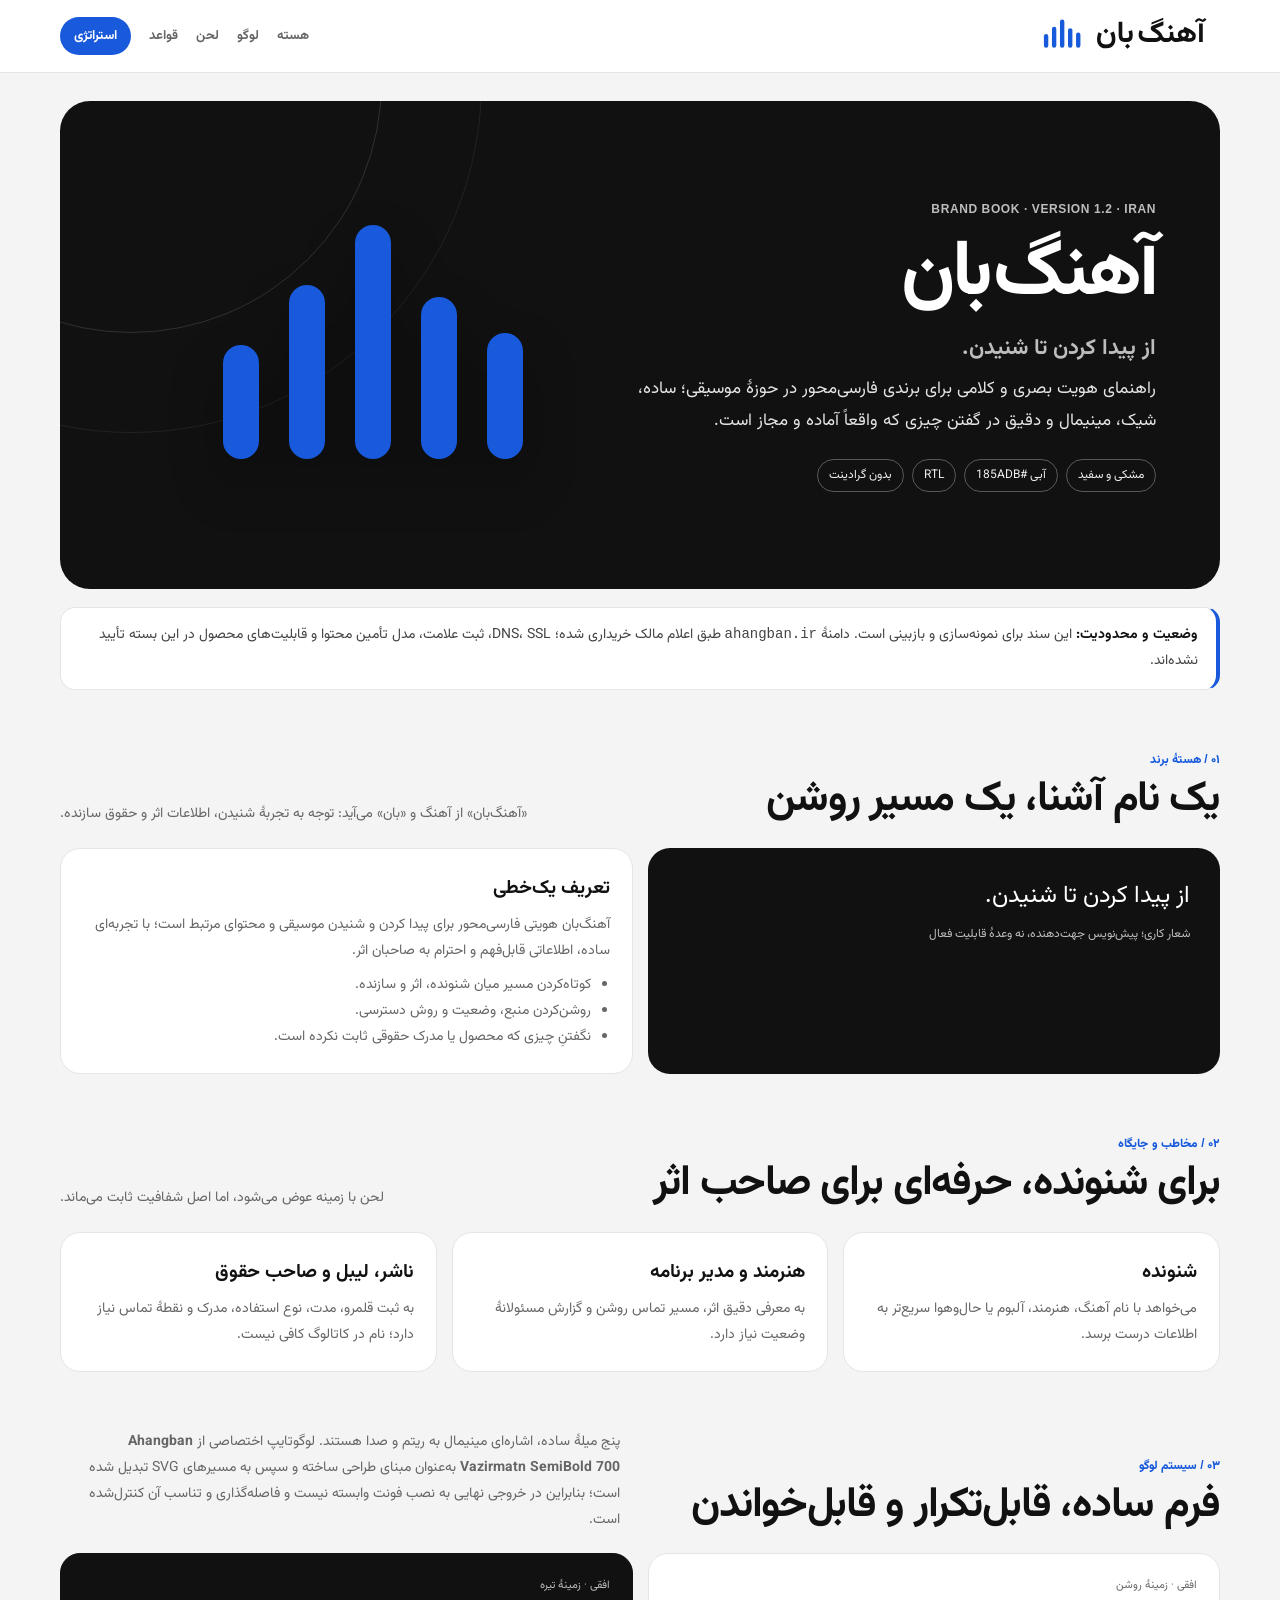
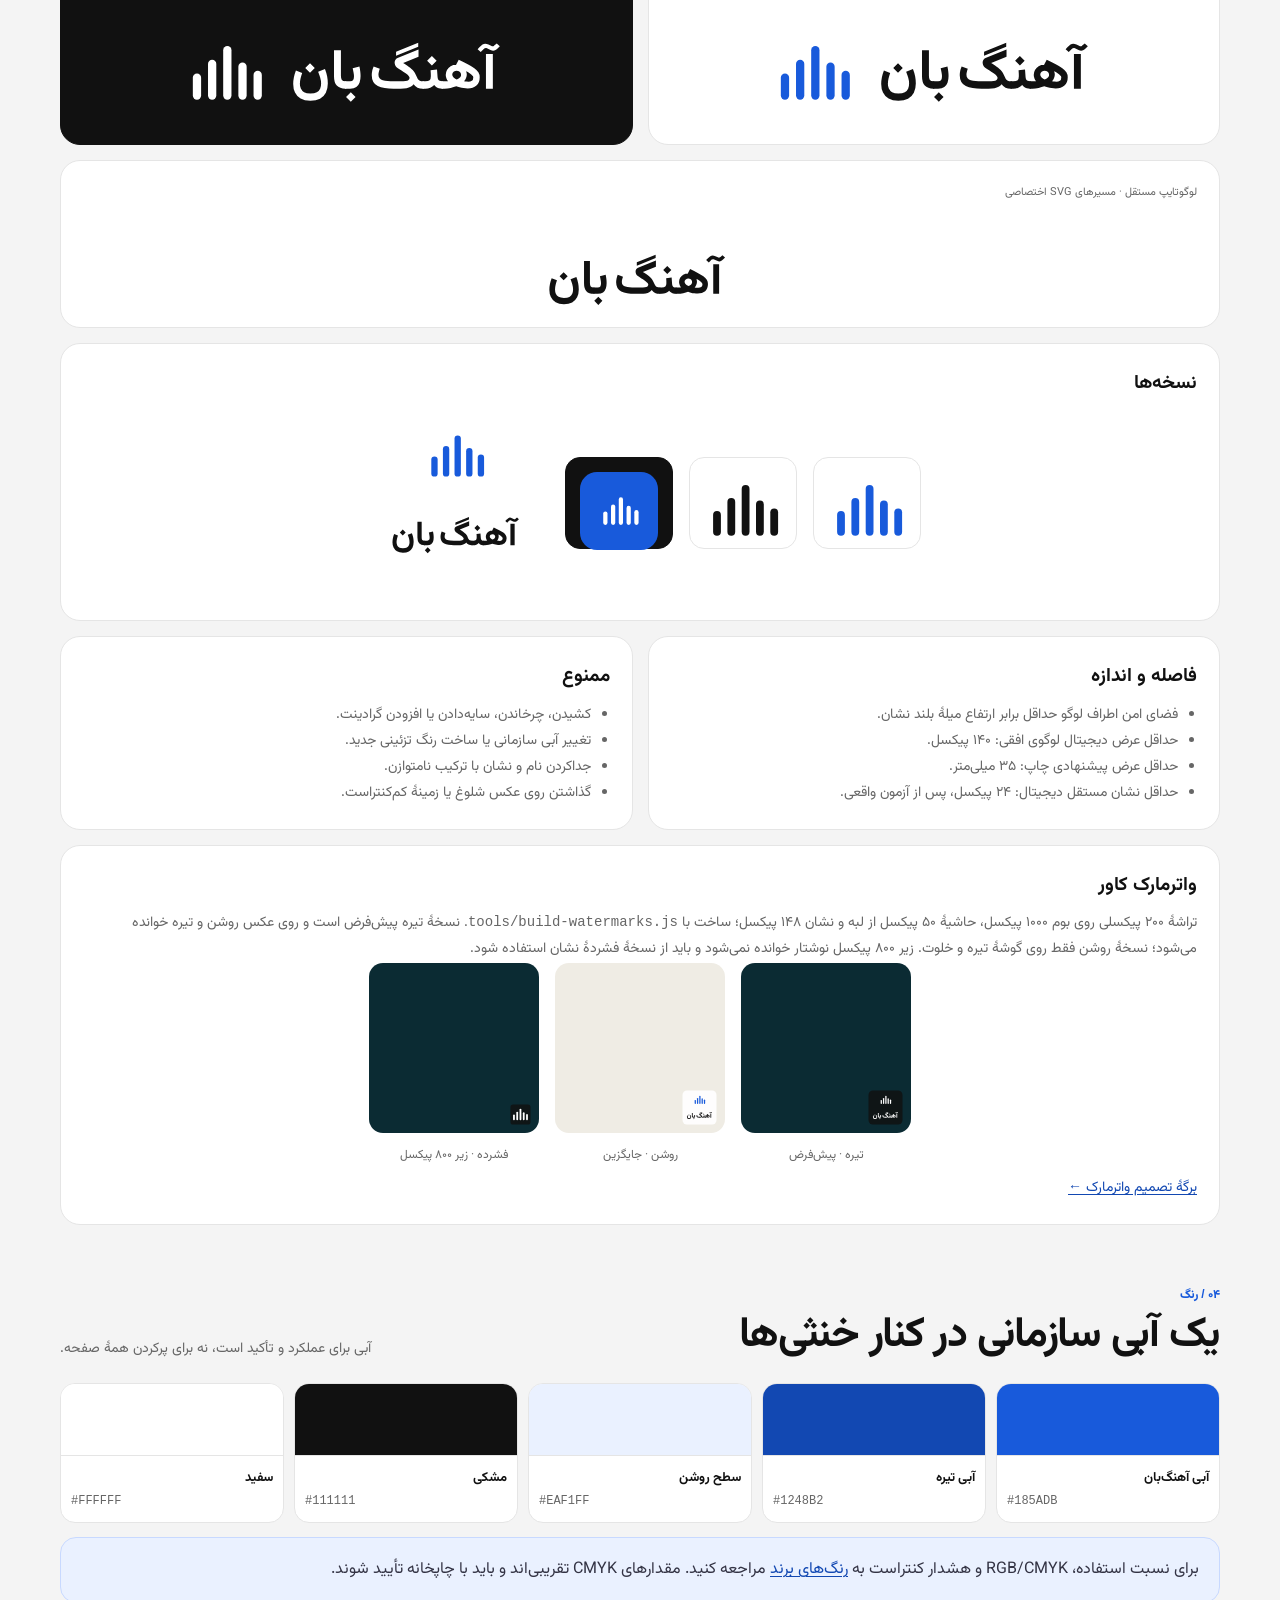
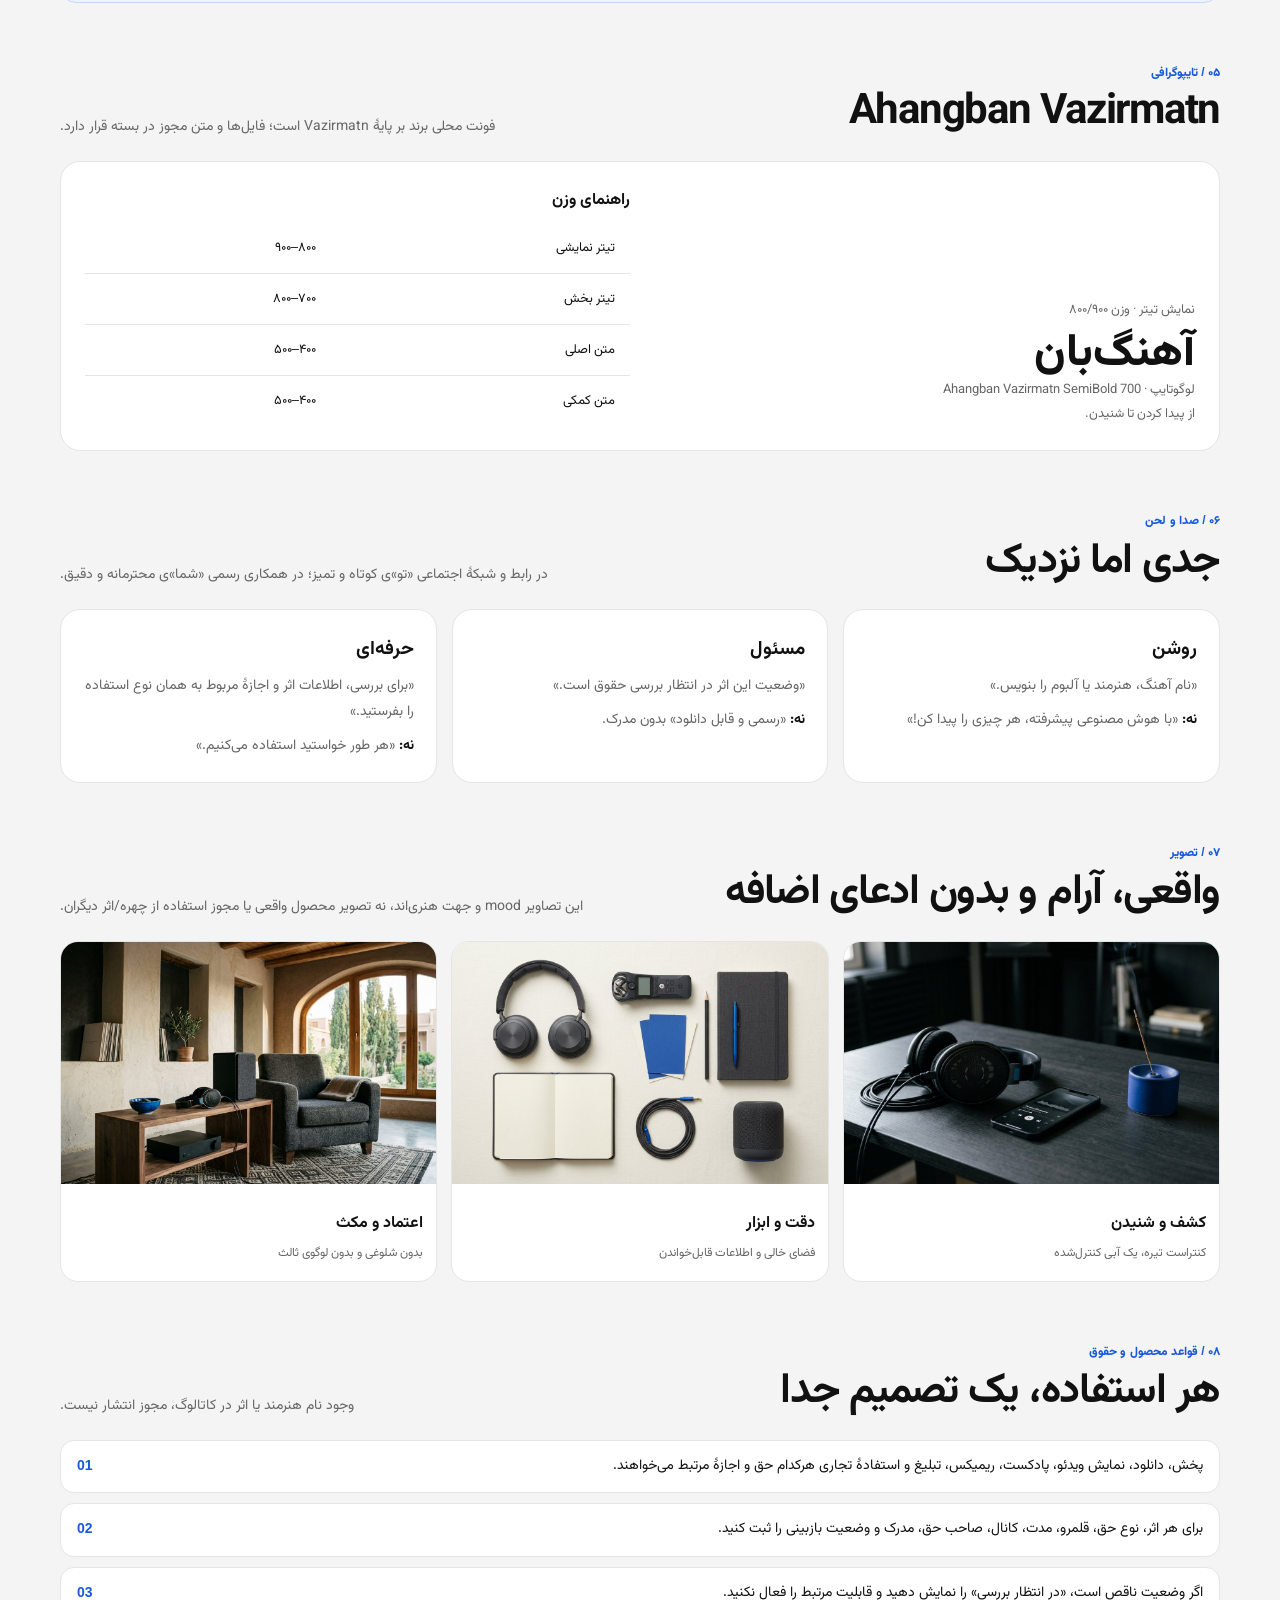
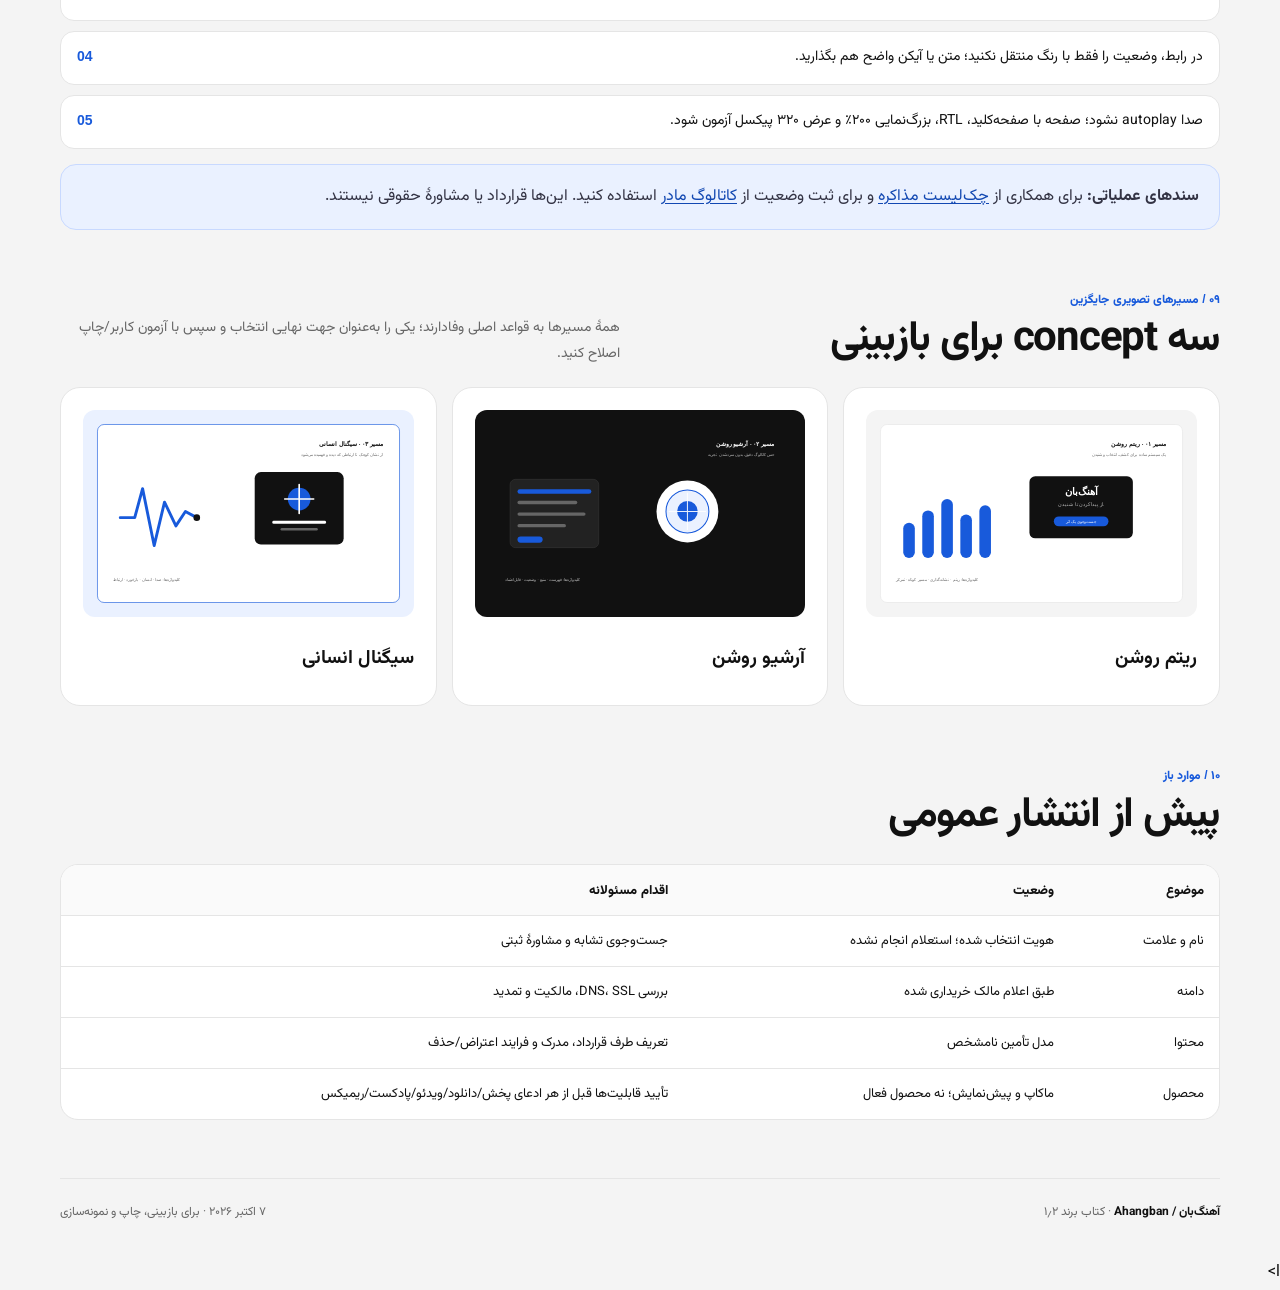
<file: brand-kit/brand-book.html>
<!doctype html>
<html lang="fa" dir="rtl">
<head>
<meta charset="utf-8">
<meta name="viewport" content="width=device-width, initial-scale=1">
<title>کتاب برند آهنگ‌بان</title>
<link rel="stylesheet" href="assets/brand-fonts.css">
<style>
:root{--ink:#111;--charcoal:#222;--blue:#185adb;--blue-dark:#1248b2;--pale:#eaf1ff;--paper:#f4f4f4;--line:#e5e5e5;--muted:#666;--white:#fff}*{box-sizing:border-box}html{scroll-behavior:smooth}body{margin:0;background:var(--paper);color:var(--ink);font-family:"Ahangban Vazirmatn",Tahoma,Arial,sans-serif;line-height:1.85}a{color:var(--blue-dark);text-underline-offset:3px}.wrap{width:min(1160px,calc(100% - 40px));margin:auto}.top{background:var(--white);border-bottom:1px solid var(--line);position:sticky;top:0;z-index:5}.nav{min-height:72px;display:flex;align-items:center;justify-content:space-between;gap:20px}.nav img{width:190px}.navlinks{display:flex;gap:18px;align-items:center;font-size:13px;font-weight:700}.navlinks a{text-decoration:none;color:var(--muted)}.navlinks a:last-child{background:var(--blue);color:#fff;border-radius:999px;padding:7px 14px}.hero{margin:28px 0 18px;background:var(--ink);color:#fff;border-radius:30px;padding:clamp(30px,5vw,70px);display:grid;grid-template-columns:1.05fr .95fr;gap:36px;align-items:center;overflow:hidden;position:relative}.hero:before,.hero:after{content:"";position:absolute;border:1px solid rgba(255,255,255,.13);border-radius:50%;width:500px;height:500px;left:-180px;top:-270px}.hero:after{width:700px;height:700px;left:-280px;top:-370px;border-color:rgba(255,255,255,.07)}.hero>*{position:relative;z-index:1}.kicker{font-size:12px;color:#bdbdbd;font-weight:800;letter-spacing:.05em}.hero h1{font-size:clamp(42px,7vw,78px);line-height:1.15;margin:10px 0 12px;letter-spacing:-.04em}.hero h1 small{display:block;font-size:.28em;color:#bdbdbd;letter-spacing:0;margin-top:17px}.hero p{max-width:610px;color:#e5e5e5;font-size:17px;margin:0}.hero img{width:min(100%,360px);margin:auto;filter:drop-shadow(0 25px 25px rgba(0,0,0,.3))}.hero-meta{display:flex;gap:8px;flex-wrap:wrap;margin-top:22px}.chip{font-size:12px;border:1px solid rgba(255,255,255,.3);border-radius:99px;padding:4px 11px;color:#eee}.notice{background:#fff;border:1px solid var(--line);border-right:4px solid var(--blue);border-radius:15px;padding:14px 18px;color:#444;font-size:14px;margin:18px 0 54px}.notice b{color:var(--ink)}section{scroll-margin-top:95px;margin:58px auto}.section-head{display:flex;justify-content:space-between;gap:28px;align-items:end;margin-bottom:20px}.num{color:var(--blue);font-size:12px;font-weight:900}.section-head h2{font-size:clamp(27px,4vw,42px);line-height:1.3;letter-spacing:-.03em;margin:3px 0 0}.lead{max-width:560px;color:var(--muted);margin:0;font-size:14px}.grid{display:grid;gap:15px}.g2{grid-template-columns:repeat(2,minmax(0,1fr))}.g3{grid-template-columns:repeat(3,minmax(0,1fr))}.card{background:#fff;border:1px solid var(--line);border-radius:20px;padding:22px}.card h3{margin:0 0 7px;font-size:19px}.card p{margin:0;color:var(--muted);font-size:14px}.card ul{margin:9px 0 0;padding-right:19px;color:var(--muted);font-size:14px}.card strong{color:var(--ink)}.quote{background:var(--ink);color:#fff;border-radius:22px;padding:28px 30px;font-size:24px;line-height:1.7}.quote small{display:block;color:#bdbdbd;font-size:12px;margin-top:8px}.table-wrap{overflow:auto;background:#fff;border:1px solid var(--line);border-radius:18px}table{border-collapse:collapse;width:100%;min-width:680px;font-size:13px}th,td{text-align:right;border-bottom:1px solid var(--line);padding:13px 15px;vertical-align:top}th{background:#fafafa;font-weight:800}tr:last-child td{border-bottom:0}.logo-panel{display:grid;grid-template-columns:repeat(2,minmax(0,1fr));gap:15px}.logo-box{background:#fff;border:1px solid var(--line);border-radius:20px;min-height:180px;min-width:0;padding:22px;display:flex;flex-direction:column;justify-content:center;align-items:center;gap:14px;overflow:hidden}.logo-box.dark{background:var(--ink);border-color:var(--ink)}.logo-box img{display:block;width:min(100%,360px);height:auto;max-height:120px;object-fit:contain}.logo-label{width:100%;font-size:11px;color:var(--muted);text-align:right}.logo-box.dark .logo-label{color:#bdbdbd}.marks{display:flex;justify-content:center;gap:16px;align-items:center;flex-wrap:wrap}.mark{width:108px;height:92px;border:1px solid var(--line);background:#fff;border-radius:15px;padding:14px;display:grid;place-items:center}.mark.dark{background:var(--ink);border-color:var(--ink)}.mark img{max-width:100%;max-height:100%}.swatches{display:grid;grid-template-columns:repeat(5,1fr);gap:10px}.swatch{background:#fff;border:1px solid var(--line);border-radius:15px;overflow:hidden}.swatch i{display:block;height:72px;border-bottom:1px solid var(--line)}.swatch div{padding:10px;font-size:12px}.swatch b{display:block;font-size:13px}.swatch code{color:var(--muted);direction:ltr;display:block}.type-card{display:grid;grid-template-columns:1fr 1fr;gap:20px;align-items:end;background:#fff;border:1px solid var(--line);border-radius:20px;padding:24px}.type-display{font-size:45px;font-weight:900;line-height:1.25}.muted{color:var(--muted);font-size:13px}.image-grid{display:grid;grid-template-columns:repeat(3,1fr);gap:14px}.image-card{background:#fff;border:1px solid var(--line);border-radius:18px;overflow:hidden}.image-card img{width:100%;aspect-ratio:1.55;object-fit:cover}.image-card div{padding:13px}.image-card b{display:block}.image-card span{color:var(--muted);font-size:12px}.rules{counter-reset:rules;display:grid;gap:10px}.rule{counter-increment:rules;background:#fff;border:1px solid var(--line);border-radius:14px;padding:13px 16px 13px 52px;position:relative;font-size:14px}.rule:before{content:counter(rules,decimal-leading-zero);position:absolute;left:16px;top:12px;color:var(--blue);font-weight:900}.callout{background:var(--pale);border:1px solid #c8d9ff;border-radius:16px;padding:17px 20px;color:#334}.footer{border-top:1px solid var(--line);padding:22px 0 35px;color:var(--muted);font-size:12px;display:flex;justify-content:space-between;gap:20px}.footer b{color:var(--ink)}
@media(max-width:760px){.wrap{width:min(100% - 28px,1160px)}.navlinks a:not(:last-child){display:none}.nav img{width:150px}.hero{grid-template-columns:1fr;padding:30px 22px;border-radius:22px}.hero img{width:220px}.section-head{display:block}.lead{margin-top:8px}.g2,.g3,.logo-panel,.type-card{grid-template-columns:1fr}.swatches{grid-template-columns:repeat(2,1fr)}.image-grid{grid-template-columns:1fr}.footer{display:block}.footer span{display:block;margin-top:5px}}
@media print{body{background:#fff}.top{position:static}.navlinks{display:none}.hero,.card,.logo-box,.table-wrap,.quote,.image-card{break-inside:avoid}.hero{margin-top:0}.wrap{width:100%}section{margin:34px auto}.footer{margin-top:20px}}
</style>
</head>
<body>
<header class="top"><div class="wrap nav"><a href="index.html"><img src="assets/ahangban-logo-horizontal-color.svg" alt="آهنگ‌بان"></a><nav class="navlinks"><a href="#core">هسته</a><a href="#logo">لوگو</a><a href="#voice">لحن</a><a href="#rules">قواعد</a><a href="strategy.html">استراتژی</a></nav></div></header>
<main class="wrap">
<section class="hero"><div><div class="kicker">BRAND BOOK · VERSION 1.2 · IRAN</div><h1>آهنگ‌بان<small>از پیدا کردن تا شنیدن.</small></h1><p>راهنمای هویت بصری و کلامی برای برندی فارسی‌محور در حوزهٔ موسیقی؛ ساده، شیک، مینیمال و دقیق در گفتن چیزی که واقعاً آماده و مجاز است.</p><div class="hero-meta"><span class="chip">مشکی و سفید</span><span class="chip">آبی #185ADB</span><span class="chip">RTL</span><span class="chip">بدون گرادینت</span></div></div><img src="assets/ahangban-mark-color.svg" alt="نشان آبی آهنگ‌بان"></section>
<div class="notice"><b>وضعیت و محدودیت:</b> این سند برای نمونه‌سازی و بازبینی است. دامنهٔ <code dir="ltr">ahangban.ir</code> طبق اعلام مالک خریداری شده؛ DNS، SSL، ثبت علامت، مدل تأمین محتوا و قابلیت‌های محصول در این بسته تأیید نشده‌اند.</div>
<section id="core"><div class="section-head"><div><div class="num">۰۱ / هستهٔ برند</div><h2>یک نام آشنا، یک مسیر روشن</h2></div><p class="lead">«آهنگ‌بان» از آهنگ و «بان» می‌آید: توجه به تجربهٔ شنیدن، اطلاعات اثر و حقوق سازنده.</p></div><div class="grid g2"><div class="quote">از پیدا کردن تا شنیدن.<small>شعار کاری؛ پیش‌نویس جهت‌دهنده، نه وعدهٔ قابلیت فعال</small></div><div class="card"><h3>تعریف یک‌خطی</h3><p>آهنگ‌بان هویتی فارسی‌محور برای پیدا کردن و شنیدن موسیقی و محتوای مرتبط است؛ با تجربه‌ای ساده، اطلاعاتی قابل‌فهم و احترام به صاحبان اثر.</p><ul><li>کوتاه‌کردن مسیر میان شنونده، اثر و سازنده.</li><li>روشن‌کردن منبع، وضعیت و روش دسترسی.</li><li>نگفتنِ چیزی که محصول یا مدرک حقوقی ثابت نکرده است.</li></ul></div></div></section>
<section><div class="section-head"><div><div class="num">۰۲ / مخاطب و جایگاه</div><h2>برای شنونده، حرفه‌ای برای صاحب اثر</h2></div><p class="lead">لحن با زمینه عوض می‌شود، اما اصل شفافیت ثابت می‌ماند.</p></div><div class="grid g3"><div class="card"><h3>شنونده</h3><p>می‌خواهد با نام آهنگ، هنرمند، آلبوم یا حال‌وهوا سریع‌تر به اطلاعات درست برسد.</p></div><div class="card"><h3>هنرمند و مدیر برنامه</h3><p>به معرفی دقیق اثر، مسیر تماس روشن و گزارش مسئولانهٔ وضعیت نیاز دارد.</p></div><div class="card"><h3>ناشر، لیبل و صاحب حقوق</h3><p>به ثبت قلمرو، مدت، نوع استفاده، مدرک و نقطهٔ تماس نیاز دارد؛ نام در کاتالوگ کافی نیست.</p></div></div></section>
<section id="logo"><div class="section-head"><div><div class="num">۰۳ / سیستم لوگو</div><h2>فرم ساده، قابل‌تکرار و قابل‌خواندن</h2></div><p class="lead">پنج میلهٔ ساده، اشاره‌ای مینیمال به ریتم و صدا هستند. لوگوتایپ اختصاصی از <strong>Ahangban Vazirmatn SemiBold 700</strong> به‌عنوان مبنای طراحی ساخته و سپس به مسیرهای SVG تبدیل شده است؛ بنابراین در خروجی نهایی به نصب فونت وابسته نیست و فاصله‌گذاری و تناسب آن کنترل‌شده است.</p></div><div class="logo-panel"><div class="logo-box"><span class="logo-label">افقی · زمینهٔ روشن</span><img src="assets/ahangban-logo-horizontal-color.svg" alt="لوگوی رنگی افقی آهنگ‌بان"></div><div class="logo-box dark"><span class="logo-label">افقی · زمینهٔ تیره</span><img src="assets/ahangban-logo-horizontal-reverse.svg" alt="لوگوی سفید افقی آهنگ‌بان"></div></div><div class="logo-box" style="margin-top:15px;min-height:140px"><span class="logo-label">لوگوتایپ مستقل · مسیرهای SVG اختصاصی</span><img src="assets/ahangban-wordmark-custom-color.svg" alt="لوگوتایپ اختصاصی آهنگ‌بان" style="width:min(100%,300px);max-height:88px"></div><div class="card" style="margin-top:15px"><h3>نسخه‌ها</h3><div class="marks"><div class="mark"><img src="assets/ahangban-mark-color.svg" alt="نشان رنگی"></div><div class="mark"><img src="assets/ahangban-mark-mono.svg" alt="نشان تک‌رنگ"></div><div class="mark dark"><img src="assets/favicon.svg" alt="نشان روی زمینهٔ تیره"></div><img src="assets/ahangban-logo-stacked-color.svg" alt="لوگوی عمودی" style="width:190px"></div></div><div class="grid g2" style="margin-top:15px"><div class="card"><h3>فاصله و اندازه</h3><ul><li>فضای امن اطراف لوگو حداقل برابر ارتفاع میلهٔ بلند نشان.</li><li>حداقل عرض دیجیتال لوگوی افقی: ۱۴۰ پیکسل.</li><li>حداقل عرض پیشنهادی چاپ: ۳۵ میلی‌متر.</li><li>حداقل نشان مستقل دیجیتال: ۲۴ پیکسل، پس از آزمون واقعی.</li></ul></div><div class="card"><h3>ممنوع</h3><ul><li>کشیدن، چرخاندن، سایه‌دادن یا افزودن گرادینت.</li><li>تغییر آبی سازمانی یا ساخت رنگ تزئینی جدید.</li><li>جداکردن نام و نشان با ترکیب نامتوازن.</li><li>گذاشتن روی عکس شلوغ یا زمینهٔ کم‌کنتراست.</li></ul></div></div><div class="card" style="margin-top:15px"><h3>واترمارک کاور</h3><p>تراشهٔ ۲۰۰ پیکسلی روی بوم ۱۰۰۰ پیکسل، حاشیهٔ ۵۰ پیکسل از لبه و نشان ۱۴۸ پیکسل؛ ساخت با <code dir="ltr">tools/build-watermarks.js</code>. نسخهٔ تیره پیش‌فرض است و روی عکس روشن و تیره خوانده می‌شود؛ نسخهٔ روشن فقط روی گوشهٔ تیره و خلوت. زیر ۸۰۰ پیکسل نوشتار خوانده نمی‌شود و باید از نسخهٔ فشردهٔ نشان استفاده شود.</p><div class="marks" style="align-items:flex-start"><figure style="margin:0;text-align:center"><img src="assets/watermark-cover-dark.svg" alt="واترمارک تیرهٔ کاور" style="width:170px;background:#0b2b33;border-radius:14px"><figcaption style="font-size:12px;color:var(--muted)">تیره · پیش‌فرض</figcaption></figure><figure style="margin:0;text-align:center"><img src="assets/watermark-cover-light.svg" alt="واترمارک روشن کاور" style="width:170px;background:#efece4;border-radius:14px"><figcaption style="font-size:12px;color:var(--muted)">روشن · جایگزین</figcaption></figure><figure style="margin:0;text-align:center"><img src="assets/watermark-mark-dark.svg" alt="واترمارک فشرده با نشان" style="width:170px;background:#0b2b33;border-radius:14px"><figcaption style="font-size:12px;color:var(--muted)">فشرده · زیر ۸۰۰ پیکسل</figcaption></figure></div><p style="margin:10px 0 0"><a href="assets/watermark-comparison-fa.png">برگهٔ تصمیم واترمارک ←</a></p></div></section>
<section><div class="section-head"><div><div class="num">۰۴ / رنگ</div><h2>یک آبی سازمانی در کنار خنثی‌ها</h2></div><p class="lead">آبی برای عملکرد و تأکید است، نه برای پرکردن همهٔ صفحه.</p></div><div class="swatches"><div class="swatch"><i style="background:#185ADB"></i><div><b>آبی آهنگ‌بان</b><code>#185ADB</code></div></div><div class="swatch"><i style="background:#1248B2"></i><div><b>آبی تیره</b><code>#1248B2</code></div></div><div class="swatch"><i style="background:#EAF1FF"></i><div><b>سطح روشن</b><code>#EAF1FF</code></div></div><div class="swatch"><i style="background:#111"></i><div><b>مشکی</b><code>#111111</code></div></div><div class="swatch"><i style="background:#fff"></i><div><b>سفید</b><code>#FFFFFF</code></div></div></div><div class="callout" style="margin-top:14px">برای نسبت استفاده، RGB/CMYK و هشدار کنتراست به <a href="رنگ-های-برند.txt">رنگ‌های برند</a> مراجعه کنید. مقدارهای CMYK تقریبی‌اند و باید با چاپخانه تأیید شوند.</div></section>
<section id="type"><div class="section-head"><div><div class="num">۰۵ / تایپوگرافی</div><h2>Ahangban Vazirmatn</h2></div><p class="lead">فونت محلی برند بر پایهٔ Vazirmatn است؛ فایل‌ها و متن مجوز در بسته قرار دارد.</p></div><div class="type-card"><div><div class="muted">نمایش تیتر · وزن ۸۰۰/۹۰۰</div><div class="type-display">آهنگ‌بان</div><div class="muted">لوگوتایپ · Ahangban Vazirmatn SemiBold 700</div><div class="muted">از پیدا کردن تا شنیدن.</div></div><div><b>راهنمای وزن</b><table style="min-width:0;margin-top:8px"><tr><td>تیتر نمایشی</td><td>۸۰۰–۹۰۰</td></tr><tr><td>تیتر بخش</td><td>۷۰۰–۸۰۰</td></tr><tr><td>متن اصلی</td><td>۴۰۰–۵۰۰</td></tr><tr><td>متن کمکی</td><td>۴۰۰–۵۰۰</td></tr></table></div></div></section>
<section id="voice"><div class="section-head"><div><div class="num">۰۶ / صدا و لحن</div><h2>جدی اما نزدیک</h2></div><p class="lead">در رابط و شبکهٔ اجتماعی «تو»ی کوتاه و تمیز؛ در همکاری رسمی «شما»ی محترمانه و دقیق.</p></div><div class="grid g3"><div class="card"><h3>روشن</h3><p>«نام آهنگ، هنرمند یا آلبوم را بنویس.»</p><p style="margin-top:8px"><strong>نه:</strong> «با هوش مصنوعی پیشرفته، هر چیزی را پیدا کن!»</p></div><div class="card"><h3>مسئول</h3><p>«وضعیت این اثر در انتظار بررسی حقوق است.»</p><p style="margin-top:8px"><strong>نه:</strong> «رسمی و قابل دانلود» بدون مدرک.</p></div><div class="card"><h3>حرفه‌ای</h3><p>«برای بررسی، اطلاعات اثر و اجازهٔ مربوط به همان نوع استفاده را بفرستید.»</p><p style="margin-top:8px"><strong>نه:</strong> «هر طور خواستید استفاده می‌کنیم.»</p></div></div></section>
<section><div class="section-head"><div><div class="num">۰۷ / تصویر</div><h2>واقعی، آرام و بدون ادعای اضافه</h2></div><p class="lead">این تصاویر mood و جهت هنری‌اند، نه تصویر محصول واقعی یا مجوز استفاده از چهره/اثر دیگران.</p></div><div class="image-grid"><article class="image-card"><img src="mood/hero.jpg" alt="هدف هنری: موبایل و هدفون روی میز تیره"><div><b>کشف و شنیدن</b><span>کنتراست تیره، یک آبی کنترل‌شده</span></div></article><article class="image-card"><img src="mood/flatlay.jpg" alt="هدف هنری: چیدمان ابزار صوتی مینیمال"><div><b>دقت و ابزار</b><span>فضای خالی و اطلاعات قابل‌خواندن</span></div></article><article class="image-card"><img src="mood/listening-room.jpg" alt="هدف هنری: فضای آرام شنیدن"><div><b>اعتماد و مکث</b><span>بدون شلوغی و بدون لوگوی ثالث</span></div></article></div></section>
<section id="rules"><div class="section-head"><div><div class="num">۰۸ / قواعد محصول و حقوق</div><h2>هر استفاده، یک تصمیم جدا</h2></div><p class="lead">وجود نام هنرمند یا اثر در کاتالوگ، مجوز انتشار نیست.</p></div><div class="rules"><div class="rule">پخش، دانلود، نمایش ویدئو، پادکست، ریمیکس، تبلیغ و استفادهٔ تجاری هرکدام حق و اجازهٔ مرتبط می‌خواهند.</div><div class="rule">برای هر اثر، نوع حق، قلمرو، مدت، کانال، صاحب حق، مدرک و وضعیت بازبینی را ثبت کنید.</div><div class="rule">اگر وضعیت ناقص است، «در انتظار بررسی» را نمایش دهید و قابلیت مرتبط را فعال نکنید.</div><div class="rule">در رابط، وضعیت را فقط با رنگ منتقل نکنید؛ متن یا آیکن واضح هم بگذارید.</div><div class="rule">صدا autoplay نشود؛ صفحه با صفحه‌کلید، RTL، بزرگ‌نمایی ۲۰۰٪ و عرض ۳۲۰ پیکسل آزمون شود.</div></div><div class="callout" style="margin-top:15px"><b>سندهای عملیاتی:</b> برای همکاری از <a href="tools/چک‌لیست-همکاری-موسیقی.html">چک‌لیست مذاکره</a> و برای ثبت وضعیت از <a href="tools/کاتالوگ-مادر-آهنگ‌بان.xlsx">کاتالوگ مادر</a> استفاده کنید. این‌ها قرارداد یا مشاورهٔ حقوقی نیستند.</div></section>
<section><div class="section-head"><div><div class="num">۰۹ / مسیرهای تصویری جایگزین</div><h2>سه concept برای بازبینی</h2></div><p class="lead">همهٔ مسیرها به قواعد اصلی وفادارند؛ یکی را به‌عنوان جهت نهایی انتخاب و سپس با آزمون کاربر/چاپ اصلاح کنید.</p></div><div class="grid g3"><div class="card"><img src="concepts/01-rhythm.svg" alt="کانسپت ریتم روشن" style="width:100%;border-radius:12px"><h3 style="margin-top:12px">ریتم روشن</h3></div><div class="card"><img src="concepts/02-archive.svg" alt="کانسپت آرشیو روشن" style="width:100%;border-radius:12px"><h3 style="margin-top:12px">آرشیو روشن</h3></div><div class="card"><img src="concepts/03-signal.svg" alt="کانسپت سیگنال انسانی" style="width:100%;border-radius:12px"><h3 style="margin-top:12px">سیگنال انسانی</h3></div></div></section>
<section><div class="section-head"><div><div class="num">۱۰ / موارد باز</div><h2>پیش از انتشار عمومی</h2></div></div><div class="table-wrap"><table><tr><th>موضوع</th><th>وضعیت</th><th>اقدام مسئولانه</th></tr><tr><td>نام و علامت</td><td>هویت انتخاب شده؛ استعلام انجام نشده</td><td>جست‌وجوی تشابه و مشاورهٔ ثبتی</td></tr><tr><td>دامنه</td><td>طبق اعلام مالک خریداری شده</td><td>بررسی DNS، SSL، مالکیت و تمدید</td></tr><tr><td>محتوا</td><td>مدل تأمین نامشخص</td><td>تعریف طرف قرارداد، مدرک و فرایند اعتراض/حذف</td></tr><tr><td>محصول</td><td>ماکاپ و پیش‌نمایش؛ نه محصول فعال</td><td>تأیید قابلیت‌ها قبل از هر ادعای پخش/دانلود/ویدئو/پادکست/ریمیکس</td></tr></table></div></section>
<footer class="footer"><span><b>آهنگ‌بان / Ahangban</b> · کتاب برند ۱٫۲</span><span>۷ اکتبر ۲۰۲۶ · برای بازبینی، چاپ و نمونه‌سازی</span></footer>
</main></body></html>l>
</file>
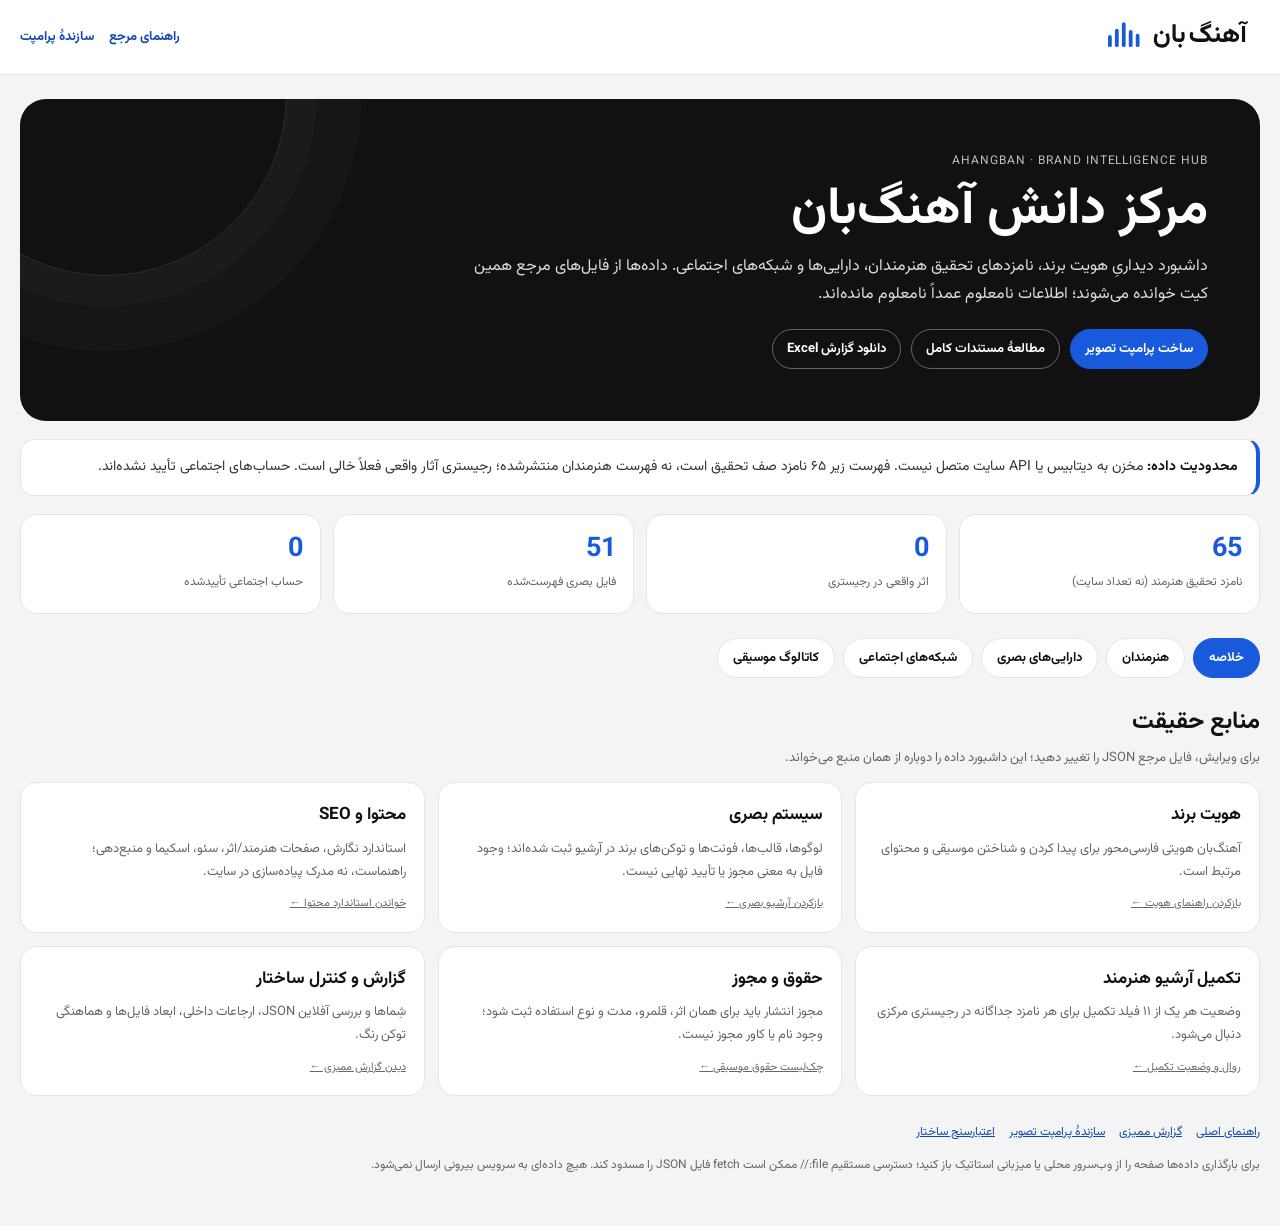
<file: brand-kit/hub.html>
<!doctype html>
<html lang="fa" dir="rtl">
<head>
<meta charset="utf-8"><meta name="viewport" content="width=device-width,initial-scale=1">
<title>مرکز دانش آهنگ‌بان</title>
<link rel="stylesheet" href="assets/brand-fonts.css">
<style>
:root{--ink:#111;--charcoal:#222;--blue:#185ADB;--blue-dark:#1248B2;--pale:#EAF1FF;--paper:#F4F4F4;--line:#E5E5E5;--muted:#666;--white:#fff}*{box-sizing:border-box}body{margin:0;color:var(--ink);background:var(--paper);font-family:"Ahangban Vazirmatn",Tahoma,Arial,sans-serif;line-height:1.75}.container{width:min(1240px,calc(100% - 36px));margin:auto}.bar{background:#fff;border-bottom:1px solid var(--line);position:sticky;top:0;z-index:10}.nav{height:74px;display:flex;align-items:center;justify-content:space-between;gap:20px}.nav img{width:164px}.links{display:flex;align-items:center;gap:15px}.links a{font-size:13px;font-weight:700;color:var(--blue-dark);text-decoration:none}.hero{margin:24px 0 18px;padding:clamp(24px,5vw,52px);border-radius:26px;background:var(--ink);color:#fff;position:relative;overflow:hidden}.hero:after{content:"";position:absolute;width:360px;height:360px;border:1px solid rgba(255,255,255,.12);border-radius:50%;left:-95px;top:-185px;box-shadow:0 0 0 30px rgba(255,255,255,.02),0 0 0 75px rgba(255,255,255,.02)}.hero>*{position:relative;z-index:1}.eyebrow{font-size:12px;color:#bdbdbd;letter-spacing:.08em}.hero h1{font-size:clamp(32px,5vw,52px);line-height:1.3;margin:5px 0 8px}.hero p{max-width:760px;margin:0;color:#ddd}.hero-actions{display:flex;gap:10px;flex-wrap:wrap;margin-top:20px}.button{display:inline-flex;text-decoration:none;align-items:center;justify-content:center;border:1px solid rgba(255,255,255,.35);color:#fff;padding:8px 14px;border-radius:99px;font-size:13px;font-weight:700}.button.primary{background:var(--blue);border-color:var(--blue)}.notice{background:#fff;border:1px solid var(--line);border-right:4px solid var(--blue);border-radius:14px;padding:15px 18px;margin:16px 0;color:#343434;font-size:14px}.notice b{color:var(--ink)}.metrics{display:grid;grid-template-columns:repeat(4,minmax(0,1fr));gap:12px;margin:18px 0}.metric{background:#fff;border:1px solid var(--line);border-radius:17px;padding:17px}.metric strong{display:block;color:var(--blue);font-size:27px;line-height:1.35}.metric span{font-size:12px;color:var(--muted)}.tabs{display:flex;gap:8px;overflow:auto;margin:24px 0 14px;padding-bottom:3px}.tab{border:1px solid var(--line);background:#fff;border-radius:99px;padding:9px 15px;white-space:nowrap;font-family:inherit;font-size:13px;font-weight:700;cursor:pointer;color:var(--ink)}.tab[aria-selected=true]{background:var(--blue);border-color:var(--blue);color:#fff}.panel{display:none}.panel.active{display:block}.panel-head{display:flex;justify-content:space-between;gap:14px;align-items:end;margin:20px 0 12px}.panel-head h2{font-size:24px;margin:0}.panel-head p{margin:4px 0 0;color:var(--muted);font-size:13px}.search{width:min(350px,100%);padding:10px 13px;border:1px solid #ccc;border-radius:10px;font:inherit;background:#fff}.table-wrap{overflow:auto;border:1px solid var(--line);background:#fff;border-radius:16px}table{width:100%;border-collapse:collapse;min-width:760px;font-size:13px}th,td{text-align:right;padding:11px 13px;border-bottom:1px solid var(--line);vertical-align:top}th{position:sticky;top:0;background:#f8f9fc;color:#333;font-size:12px}tr:last-child td{border-bottom:0}tbody tr:nth-child(even){background:#fcfcfd}.pill{display:inline-flex;border-radius:99px;background:var(--pale);color:var(--blue-dark);padding:2px 9px;font-size:11px;white-space:nowrap}.pill.gray{background:#eee;color:#555}.pill.warn{background:#fff0d7;color:#754d00}.asset-link{color:var(--blue-dark);font-weight:700;text-decoration:none;direction:ltr;display:inline-block}.cards{display:grid;grid-template-columns:repeat(3,minmax(0,1fr));gap:13px}.info-card{background:#fff;border:1px solid var(--line);border-radius:17px;padding:18px}.info-card h3{margin:0 0 7px;font-size:17px}.info-card p{margin:0;color:var(--muted);font-size:13px}.label{display:block;font-size:11px;color:var(--muted);margin-top:11px}.empty{padding:28px;text-align:center;color:var(--muted);background:white;border-radius:14px}.footer{padding:26px 0 38px;color:var(--muted);font-size:12px}.loading{color:var(--muted);padding:20px}.error{color:#9d2020}.footlinks{display:flex;gap:14px;flex-wrap:wrap}.footlinks a{color:var(--blue-dark)}@media(max-width:850px){.metrics{grid-template-columns:repeat(2,1fr)}.cards{grid-template-columns:repeat(2,1fr)}}@media(max-width:560px){.container{width:calc(100% - 22px)}.nav{height:auto;min-height:68px}.nav img{width:132px}.links{gap:9px}.links a{font-size:11px}.metrics{gap:8px}.metric{padding:13px}.metric strong{font-size:23px}.panel-head{display:block}.search{margin-top:10px}.cards{grid-template-columns:1fr}.hero{margin-top:13px}}
</style>
</head>
<body>
<header class="bar"><div class="container nav"><a href="index.html"><img src="assets/ahangban-logo-horizontal-color.svg" alt="آهنگ‌بان"></a><nav class="links"><a href="README.md">راهنمای مرجع</a><a href="prompts.html">سازندهٔ پرامپت</a></nav></div></header>
<main class="container">
<section class="hero"><div class="eyebrow">AHANGBAN · BRAND INTELLIGENCE HUB</div><h1>مرکز دانش آهنگ‌بان</h1><p>داشبورد دیداریِ هویت برند، نامزدهای تحقیق هنرمندان، دارایی‌ها و شبکه‌های اجتماعی. داده‌ها از فایل‌های مرجع همین کیت خوانده می‌شوند؛ اطلاعات نامعلوم عمداً نامعلوم مانده‌اند.</p><div class="hero-actions"><a class="button primary" href="prompts.html">ساخت پرامپت تصویر</a><a class="button" href="README.md">مطالعهٔ مستندات کامل</a><a class="button" href="reports/ahangban-brand-intelligence-hub.xlsx">دانلود گزارش Excel</a></div></section>
<div class="notice"><b>محدودیت داده:</b> مخزن به دیتابیس یا API سایت متصل نیست. فهرست زیر ۶۵ نامزد صف تحقیق است، نه فهرست هنرمندان منتشرشده؛ رجیستری آثار واقعی فعلاً خالی است. حساب‌های اجتماعی تأیید نشده‌اند.</div>
<section class="metrics" id="metrics"><div class="metric"><strong id="artistCount">—</strong><span>نامزد تحقیق هنرمند (نه تعداد سایت)</span></div><div class="metric"><strong id="musicCount">—</strong><span>اثر واقعی در رجیستری</span></div><div class="metric"><strong id="assetCount">—</strong><span>فایل بصری فهرست‌شده</span></div><div class="metric"><strong id="socialCount">—</strong><span>حساب اجتماعی تأییدشده</span></div></section>
<div class="tabs" role="tablist" aria-label="بخش‌های داشبورد"><button class="tab" role="tab" aria-selected="true" data-tab="overview">خلاصه</button><button class="tab" role="tab" aria-selected="false" data-tab="artists">هنرمندان</button><button class="tab" role="tab" aria-selected="false" data-tab="assets">دارایی‌های بصری</button><button class="tab" role="tab" aria-selected="false" data-tab="social">شبکه‌های اجتماعی</button><button class="tab" role="tab" aria-selected="false" data-tab="catalog">کاتالوگ موسیقی</button></div>
<section class="panel active" id="panel-overview" role="tabpanel"><div class="panel-head"><div><h2>منابع حقیقت</h2><p>برای ویرایش، فایل مرجع JSON را تغییر دهید؛ این داشبورد داده را دوباره از همان منبع می‌خواند.</p></div></div><div class="cards"><article class="info-card"><h3>هویت برند</h3><p id="brandSummary">در حال بارگذاری…</p><a class="label" href="brand/README.md">بازکردن راهنمای هویت ←</a></article><article class="info-card"><h3>سیستم بصری</h3><p>لوگوها، قالب‌ها، فونت‌ها و توکن‌های برند در آرشیو ثبت شده‌اند؛ وجود فایل به معنی مجوز یا تأیید نهایی نیست.</p><a class="label" href="visual-identity/README.md">بازکردن آرشیو بصری ←</a></article><article class="info-card"><h3>محتوا و SEO</h3><p>استاندارد نگارش، صفحات هنرمند/اثر، سئو، اسکیما و منبع‌دهی؛ راهنماست، نه مدرک پیاده‌سازی در سایت.</p><a class="label" href="content-guidelines/README.md">خواندن استاندارد محتوا ←</a></article><article class="info-card"><h3>تکمیل آرشیو هنرمند</h3><p>وضعیت هر یک از ۱۱ فیلد تکمیل برای هر نامزد جداگانه در رجیستری مرکزی دنبال می‌شود.</p><a class="label" href="artists/README.md">روال و وضعیت تکمیل ←</a></article><article class="info-card"><h3>حقوق و مجوز</h3><p>مجوز انتشار باید برای همان اثر، قلمرو، مدت و نوع استفاده ثبت شود؛ وجود نام یا کاور مجوز نیست.</p><a class="label" href="content-rights-checklist-fa.md">چک‌لیست حقوق موسیقی ←</a></article><article class="info-card"><h3>گزارش و کنترل ساختار</h3><p>شِماها و بررسی آفلاین JSON، ارجاعات داخلی، ابعاد فایل‌ها و هماهنگی توکن رنگ.</p><a class="label" href="reports/audit-fa.md">دیدن گزارش ممیزی ←</a></article></div></section>
<section class="panel" id="panel-artists" role="tabpanel"><div class="panel-head"><div><h2>نامزدهای تحقیق هنرمند</h2><p>بر اساس صف تحقیق مخزن؛ هویت و حضور سایت تأیید نشده است.</p></div><input class="search" id="artistSearch" placeholder="جست‌وجوی نام فارسی، لاتین یا اولویت…" aria-label="جست‌وجوی هنرمندان"></div><div class="table-wrap"><table><thead><tr><th>شناسه</th><th>اولویت</th><th>نام فارسی</th><th>صورت لاتین</th><th>وضعیت هویت</th><th>اقدام بعدی</th></tr></thead><tbody id="artistRows"><tr><td colspan="6" class="loading">در حال بارگذاری…</td></tr></tbody></table></div></section>
<section class="panel" id="panel-assets" role="tabpanel"><div class="panel-head"><div><h2>فهرست دارایی‌های بصری</h2><p>شامل assets، concepts و mood؛ ابعاد از فایل استخراج شده‌اند، جایی که ممکن بوده است.</p></div><input class="search" id="assetSearch" placeholder="جست‌وجوی نام، مسیر، کاربرد…" aria-label="جست‌وجوی دارایی‌های بصری"></div><div class="table-wrap"><table><thead><tr><th>مسیر فایل</th><th>دسته</th><th>فرمت</th><th>اندازه / نسبت</th><th>وضعیت</th><th>مجوز</th></tr></thead><tbody id="assetRows"><tr><td colspan="6" class="loading">در حال بارگذاری…</td></tr></tbody></table></div></section>
<section class="panel" id="panel-social" role="tabpanel"><div class="panel-head"><div><h2>حساب‌های اجتماعی</h2><p>فایل طراحی حساب را ثابت نمی‌کند؛ قبل از تأیید، handle و مالکیت را از منبع مستقیم بررسی کنید.</p></div></div><div class="cards" id="socialCards"><div class="loading">در حال بارگذاری…</div></div></section>
<section class="panel" id="panel-catalog" role="tabpanel"><div class="panel-head"><div><h2>کاتالوگ موسیقی</h2><p>رجیستری مرجعِ آثار واقعی و منبع‌دار؛ مستقل از دیتابیس محصول.</p></div></div><div class="empty" id="catalogEmpty">در حال بارگذاری…</div></section>
<footer class="footer"><div class="footlinks"><a href="README.md">راهنمای اصلی</a><a href="reports/audit-fa.md">گزارش ممیزی</a><a href="prompts.html">سازندهٔ پرامپت تصویر</a><a href="tools/validate_brand_kit.py">اعتبارسنج ساختار</a></div><p>برای بارگذاری داده‌ها صفحه را از وب‌سرور محلی یا میزبانی استاتیک باز کنید؛ دسترسی مستقیم file:// ممکن است fetch فایل JSON را مسدود کند. هیچ داده‌ای به سرویس بیرونی ارسال نمی‌شود.</p></footer>
</main>
<script>
const q=s=>document.querySelector(s), esc=s=>String(s??'').replace(/[&<>"']/g,c=>({'&':'&amp;','<':'&lt;','>':'&gt;','"':'&quot;',"'":'&#39;'}[c]));
let artists=[],assets=[];
document.querySelectorAll('.tab').forEach(b=>b.addEventListener('click',()=>{document.querySelectorAll('.tab').forEach(x=>x.setAttribute('aria-selected','false'));document.querySelectorAll('.panel').forEach(x=>x.classList.remove('active'));b.setAttribute('aria-selected','true');q('#panel-'+b.dataset.tab).classList.add('active')}));
function renderArtists(term=''){const t=term.toLowerCase();const rows=artists.filter(a=>[a.display_name_fa,a.official_or_latin_name,a.priority].join(' ').toLowerCase().includes(t));q('#artistRows').innerHTML=rows.map(a=>`<tr><td><code>${esc(a.artist_id)}</code></td><td><span class="pill">${esc(a.priority)}</span></td><td>${esc(a.display_name_fa)}</td><td dir="ltr">${esc(a.official_or_latin_name||'—')}</td><td><span class="pill warn">${esc(a.identity_status)}</span></td><td>${esc(a.next_action||'—')}</td></tr>`).join('')||'<tr><td colspan="6">نتیجه‌ای پیدا نشد.</td></tr>';}
function renderAssets(term=''){const t=term.toLowerCase();const rows=assets.filter(a=>[a.path,a.purpose,a.format,a.category].join(' ').toLowerCase().includes(t));q('#assetRows').innerHTML=rows.map(a=>`<tr><td><a class="asset-link" href="${encodeURI(a.path)}" target="_blank" rel="noopener">${esc(a.path)}</a><div class="small">${esc(a.purpose)}</div></td><td>${esc(a.category)}</td><td>${esc(a.format.toUpperCase())}</td><td>${a.dimensions?esc(a.dimensions.join(' × '))+' · '+esc(a.aspect_ratio||''): '—'}</td><td><span class="pill gray">${esc(a.approval_status)}</span></td><td>${esc(a.license_status)}</td></tr>`).join('')||'<tr><td colspan="6">نتیجه‌ای پیدا نشد.</td></tr>';}
q('#artistSearch').addEventListener('input',e=>renderArtists(e.target.value));q('#assetSearch').addEventListener('input',e=>renderAssets(e.target.value));
async function init(){try{const [brand,artistData,assetData,socialData,musicData]=await Promise.all(['brand/identity.json','artists/artists.json','visual-identity/assets.json','social-media/accounts.json','music-catalog/catalog.json'].map(u=>fetch(u).then(r=>{if(!r.ok)throw Error(u);return r.json()})));artists=artistData.records;assets=assetData.records;q('#artistCount').textContent=artists.length;q('#musicCount').textContent=musicData.records.length;q('#assetCount').textContent=assets.length;q('#socialCount').textContent=socialData.records.filter(x=>x.is_official&&x.last_verified_on).length;q('#brandSummary').textContent=brand.short_description;renderArtists();renderAssets();q('#socialCards').innerHTML=socialData.records.map(s=>`<article class="info-card"><span class="pill warn">${esc(s.status)}</span><h3>${esc(s.platform)}</h3><p>${esc(s.evidence)}</p><span class="label">نام حساب: ${esc(s.account_name||'ثبت نشده')} · شناسه: ${esc(s.handle||'ثبت نشده')}</span><span class="label">پروفایل رسمی: ${s.is_official?'بله':'تأیید نشده'} · آخرین بررسی: ${esc(s.last_verified_on||'ثبت نشده')}</span><span class="label">اقدام بعدی: ${esc(s.next_action)}</span></article>`).join('');q('#catalogEmpty').textContent=musicData.records.length?`${musicData.records.length} رکورد در رجیستری است. برای جزئیات به music-catalog/catalog.json مراجعه کنید.`:'در رجیستری فعلی رکوردی نیست. نمونه‌های workbook، آرشیو واقعی محسوب نمی‌شوند.';}catch(e){document.querySelectorAll('.loading').forEach(n=>{n.classList.add('error');n.textContent='داده‌ها بارگذاری نشدند؛ صفحه را از وب‌سرور باز کنید (file:// اجازهٔ خواندن JSON را نمی‌دهد).'});q('#brandSummary').textContent='برای بارگذاری داده، از وب‌سرور استاتیک استفاده کنید.';}}
init();
</script>
</body></html>
</file>
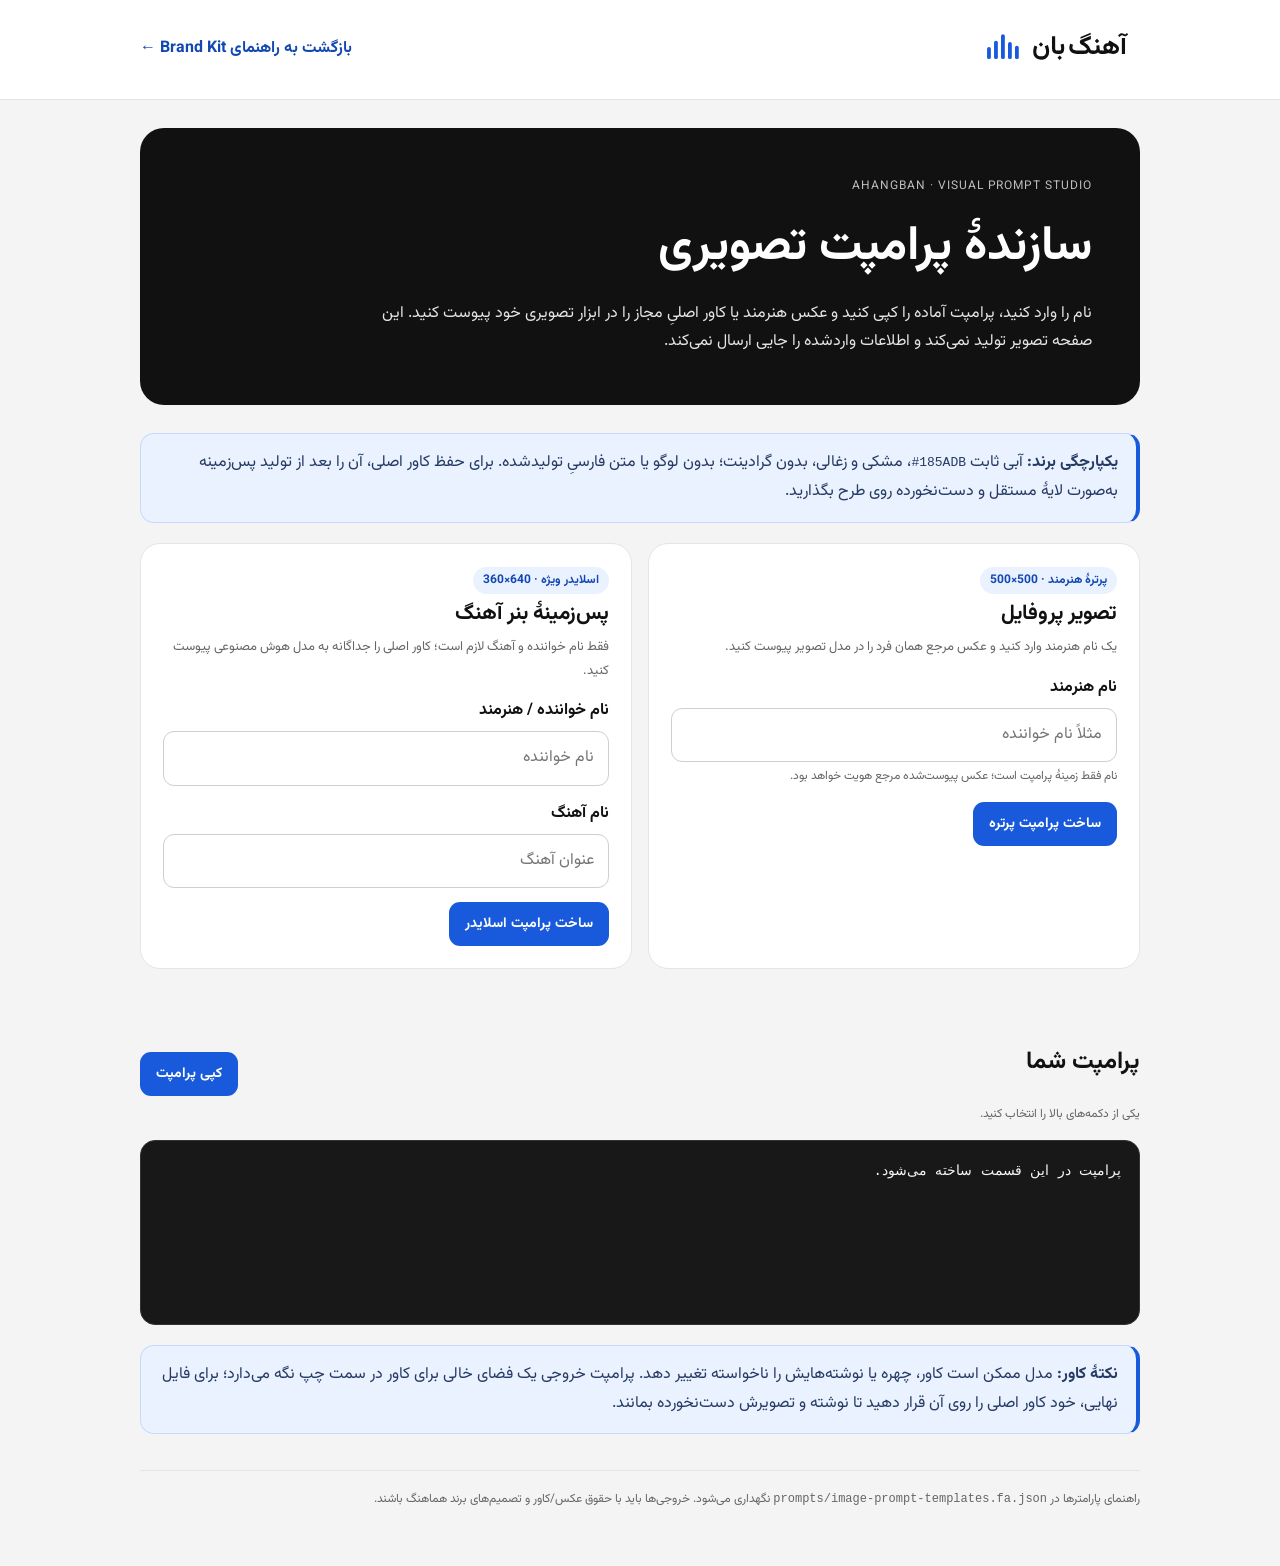
<file: brand-kit/prompts.html>
<!doctype html>
<html lang="fa" dir="rtl">
<head>
<meta charset="utf-8"><meta name="viewport" content="width=device-width, initial-scale=1">
<title>سازندهٔ پرامپت تصویری آهنگ‌بان</title>
<link rel="stylesheet" href="assets/brand-fonts.css">
<style>
:root{--ink:#111;--charcoal:#222;--blue:#185ADB;--blue-dark:#1248B2;--pale:#EAF1FF;--paper:#F4F4F4;--line:#E5E5E5;--muted:#666;--white:#fff}*{box-sizing:border-box}body{margin:0;background:var(--paper);color:var(--ink);font-family:"Ahangban Vazirmatn",Tahoma,Arial,sans-serif;line-height:1.8}.wrap{width:min(1000px,calc(100% - 32px));margin:0 auto}.top{padding:18px 0;background:var(--white);border-bottom:1px solid var(--line)}.nav{display:flex;align-items:center;justify-content:space-between;gap:20px}.nav img{width:165px}.nav a{color:var(--blue-dark);font-weight:700;text-decoration:none}.hero{margin:28px 0;background:var(--ink);border-radius:24px;padding:clamp(24px,5vw,48px);color:var(--white)}.eyebrow{color:#bdbdbd;font-size:12px;letter-spacing:.08em}.hero h1{font-size:clamp(30px,5vw,48px);margin:8px 0}.hero p{max-width:720px;color:#e5e5e5;margin:0}.notice{padding:15px 18px;margin:20px 0;background:var(--pale);border:1px solid #c8d9ff;border-right:4px solid var(--blue);border-radius:14px;color:#253b63}.grid{display:grid;grid-template-columns:repeat(2,minmax(0,1fr));gap:16px}.card{background:#fff;border:1px solid var(--line);border-radius:20px;padding:22px}.card h2{font-size:21px;margin:0 0 4px}.subtitle{color:var(--muted);font-size:13px;margin:0 0 14px}.badge{display:inline-flex;background:var(--pale);color:var(--blue-dark);border-radius:99px;padding:3px 10px;font-size:12px;font-weight:700}.field{margin:14px 0}.field label{display:block;font-weight:700;margin-bottom:5px}.field input{width:100%;padding:12px 14px;border:1px solid #cfcfcf;border-radius:11px;font:inherit;background:#fff}.field input:focus{outline:3px solid #b7ccff;border-color:var(--blue)}.hint{font-size:12px;color:var(--muted);margin-top:4px}.btn{background:var(--blue);color:white;border:0;border-radius:11px;padding:11px 16px;font-family:inherit;font-size:14px;font-weight:700;cursor:pointer}.btn:hover{background:var(--blue-dark)}.btn:focus-visible{outline:3px solid #9bb8ff;outline-offset:2px}.output-wrap{margin-top:28px}.output-head{display:flex;justify-content:space-between;align-items:center;gap:15px}.output{background:#181818;color:#f5f5f5;border-radius:15px;padding:18px;min-height:185px;white-space:pre-wrap;direction:rtl;font-size:14px;border:1px solid #333}.meta{color:var(--muted);font-size:12px}.footer{border-top:1px solid var(--line);margin:36px 0;padding:18px 0;color:var(--muted);font-size:12px}.error{color:#9d2020;min-height:24px;font-size:13px}.small{font-size:12px;color:var(--muted)}@media(max-width:720px){.grid{grid-template-columns:1fr}.nav{align-items:flex-start}.nav img{width:135px}.output-head{align-items:flex-start;flex-direction:column}}
</style>
</head>
<body>
<header class="top"><div class="wrap nav"><a href="hub.html"><img src="assets/ahangban-logo-horizontal-color.svg" alt="آهنگ‌بان"></a><a href="README.md">بازگشت به راهنمای Brand Kit ←</a></div></header>
<main class="wrap">
<section class="hero"><div class="eyebrow">AHANGBAN · VISUAL PROMPT STUDIO</div><h1>سازندهٔ پرامپت تصویری</h1><p>نام را وارد کنید، پرامپت آماده را کپی کنید و عکس هنرمند یا کاور اصلیِ مجاز را در ابزار تصویری خود پیوست کنید. این صفحه تصویر تولید نمی‌کند و اطلاعات واردشده را جایی ارسال نمی‌کند.</p></section>
<div class="notice"><b>یکپارچگی برند:</b> آبی ثابت <code dir="ltr">#185ADB</code>، مشکی و زغالی، بدون گرادینت؛ بدون لوگو یا متن فارسیِ تولیدشده. برای حفظ کاور اصلی، آن را بعد از تولید پس‌زمینه به‌صورت لایهٔ مستقل و دست‌نخورده روی طرح بگذارید.</div>
<section class="grid" aria-label="ورودی‌های پرامپت">
<article class="card"><span class="badge">پرترهٔ هنرمند · 500×500</span><h2>تصویر پروفایل</h2><p class="subtitle">یک نام هنرمند وارد کنید و عکس مرجع همان فرد را در مدل تصویر پیوست کنید.</p><div class="field"><label for="artistPortrait">نام هنرمند</label><input id="artistPortrait" autocomplete="off" placeholder="مثلاً نام خواننده"><div class="hint">نام فقط زمینهٔ پرامپت است؛ عکس پیوست‌شده مرجع هویت خواهد بود.</div></div><button class="btn" id="makePortrait">ساخت پرامپت پرتره</button></article>
<article class="card"><span class="badge">اسلایدر ویژه · 640×360</span><h2>پس‌زمینهٔ بنر آهنگ</h2><p class="subtitle">فقط نام خواننده و آهنگ لازم است؛ کاور اصلی را جداگانه به مدل هوش مصنوعی پیوست کنید.</p><div class="field"><label for="artistSlider">نام خواننده / هنرمند</label><input id="artistSlider" autocomplete="off" placeholder="نام خواننده"></div><div class="field"><label for="trackSlider">نام آهنگ</label><input id="trackSlider" autocomplete="off" placeholder="عنوان آهنگ"></div><button class="btn" id="makeSlider">ساخت پرامپت اسلایدر</button></article>
</section>
<div class="error" id="message" role="status" aria-live="polite"></div>
<section class="output-wrap"><div class="output-head"><div><h2 id="outputTitle">پرامپت شما</h2><div class="meta" id="outputMeta">یکی از دکمه‌های بالا را انتخاب کنید.</div></div><button class="btn" id="copy" disabled>کپی پرامپت</button></div><pre class="output" id="output" tabindex="0">پرامپت در این قسمت ساخته می‌شود.</pre></section>
<div class="notice"><b>نکتهٔ کاور:</b> مدل ممکن است کاور، چهره یا نوشته‌هایش را ناخواسته تغییر دهد. پرامپت خروجی یک فضای خالی برای کاور در سمت چپ نگه می‌دارد؛ برای فایل نهایی، خود کاور اصلی را روی آن قرار دهید تا نوشته و تصویرش دست‌نخورده بمانند.</div>
<footer class="footer">راهنمای پارامترها در <code>prompts/image-prompt-templates.fa.json</code> نگهداری می‌شود. خروجی‌ها باید با حقوق عکس/کاور و تصمیم‌های برند هماهنگ باشند.</footer>
</main>
<script>
const $=id=>document.getElementById(id);let templates=null,current='';
async function loadTemplates(){try{const r=await fetch('prompts/image-prompt-templates.fa.json');if(!r.ok)throw new Error();templates=await r.json();}catch(e){$('message').textContent='دادهٔ پرامپت بارگذاری نشد. این صفحه را از یک وب‌سرور محلی/میزبان باز کنید (نه file://).';}}
function fill(text,vars){return text.replace(/\{\{(artist_name|track_title)\}\}/g,(_,k)=>vars[k]||'');}
function showPrompt(kind,vars){if(!templates){$('message').textContent='قالب پرامپت هنوز بارگذاری نشده است.';return;}const item=templates[kind];current=fill(item.template,vars);$('output').textContent=current;$('outputTitle').textContent=item.title;$('outputMeta').textContent=`ابعاد خروجی: ${item.dimensions} · ${item.input_requirement}`;$('copy').disabled=false;$('message').textContent='پرامپت آماده است. متن را کپی کنید و تصویر مرجع را در مدل پیوست کنید.';}
$('makePortrait').addEventListener('click',()=>{const name=$('artistPortrait').value.trim();if(!name){$('message').textContent='نام هنرمند را وارد کنید.';return;}showPrompt('artist_portrait',{artist_name:name});});
$('makeSlider').addEventListener('click',()=>{const artist=$('artistSlider').value.trim(),track=$('trackSlider').value.trim();if(!artist||!track){$('message').textContent='نام خواننده و عنوان آهنگ را وارد کنید.';return;}showPrompt('featured_slider',{artist_name:artist,track_title:track});});
$('copy').addEventListener('click',async()=>{try{await navigator.clipboard.writeText(current);$('message').textContent='پرامپت کپی شد.';}catch(e){const r=document.createRange();r.selectNodeContents($('output'));const s=window.getSelection();s.removeAllRanges();s.addRange(r);$('message').textContent='متن انتخاب شد؛ از میانبر کپی مرورگر استفاده کنید.';}});
loadTemplates();
</script>
</body></html>
</file>
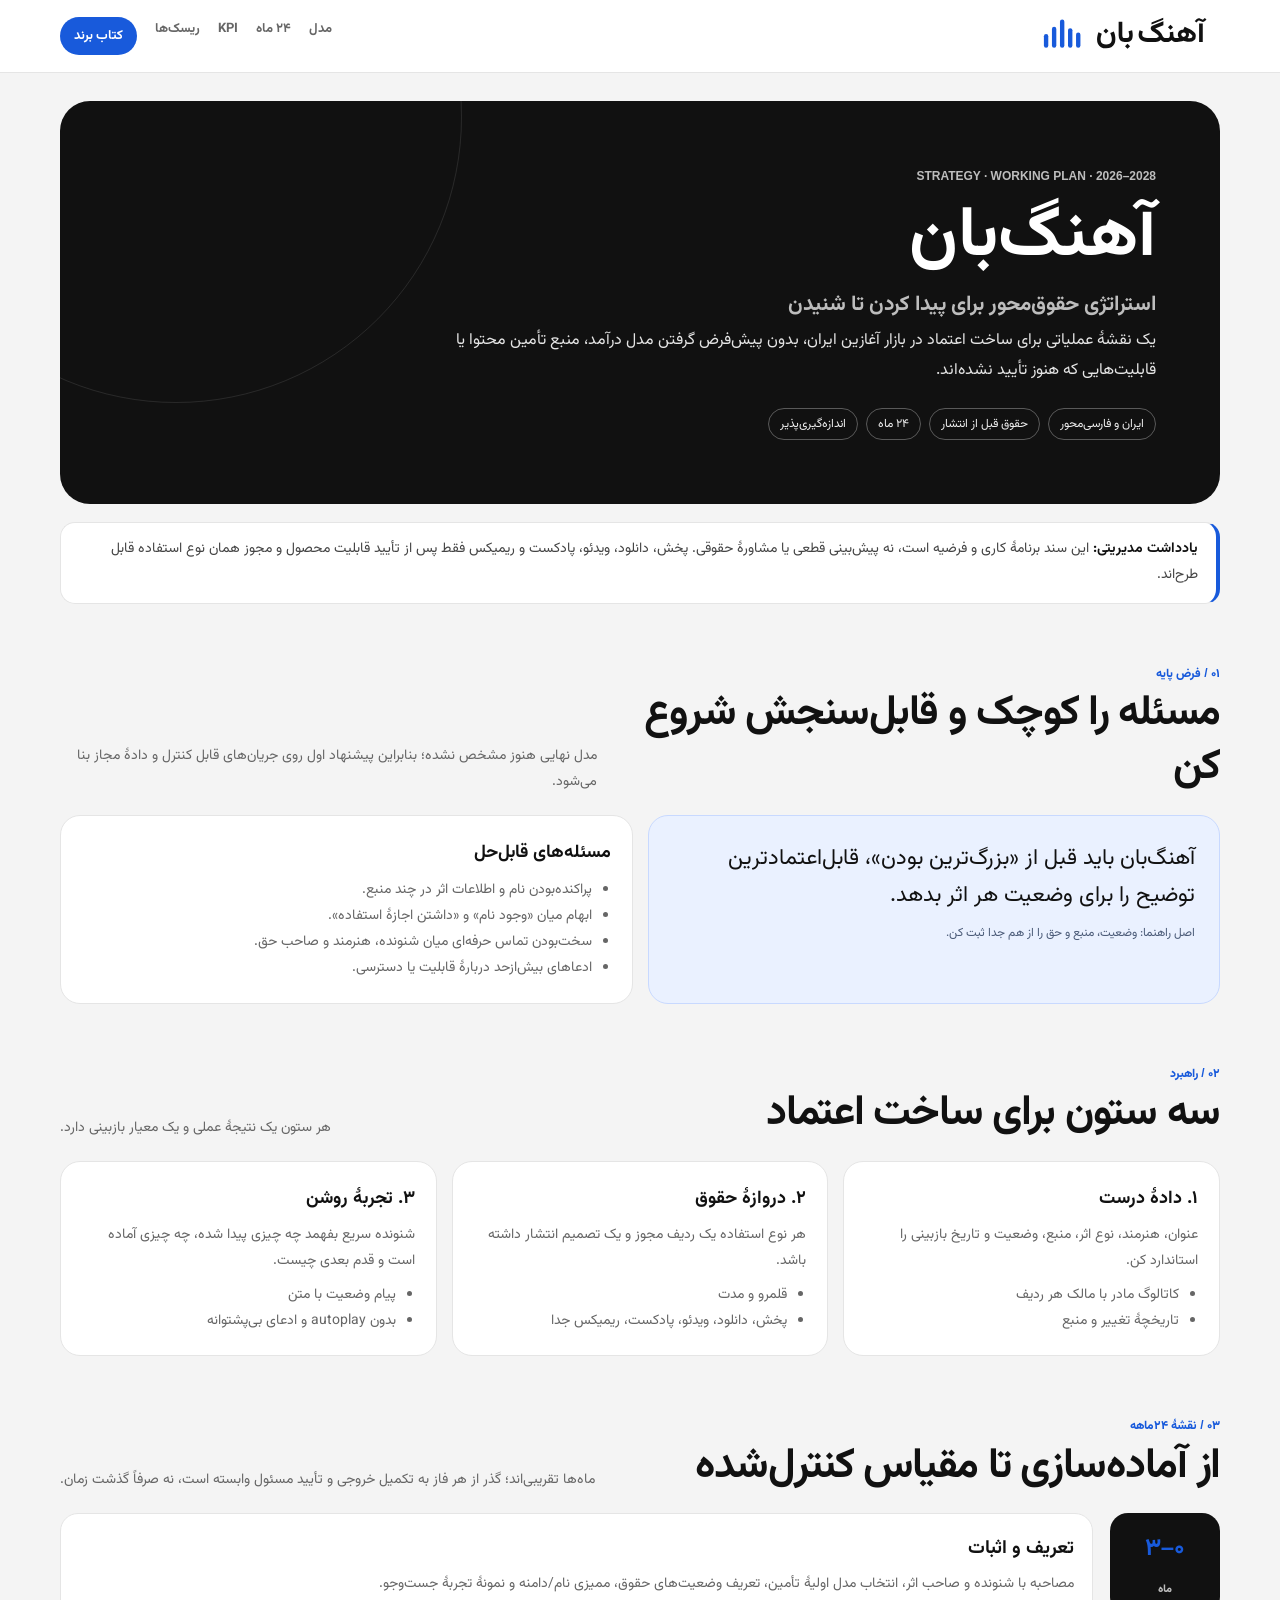
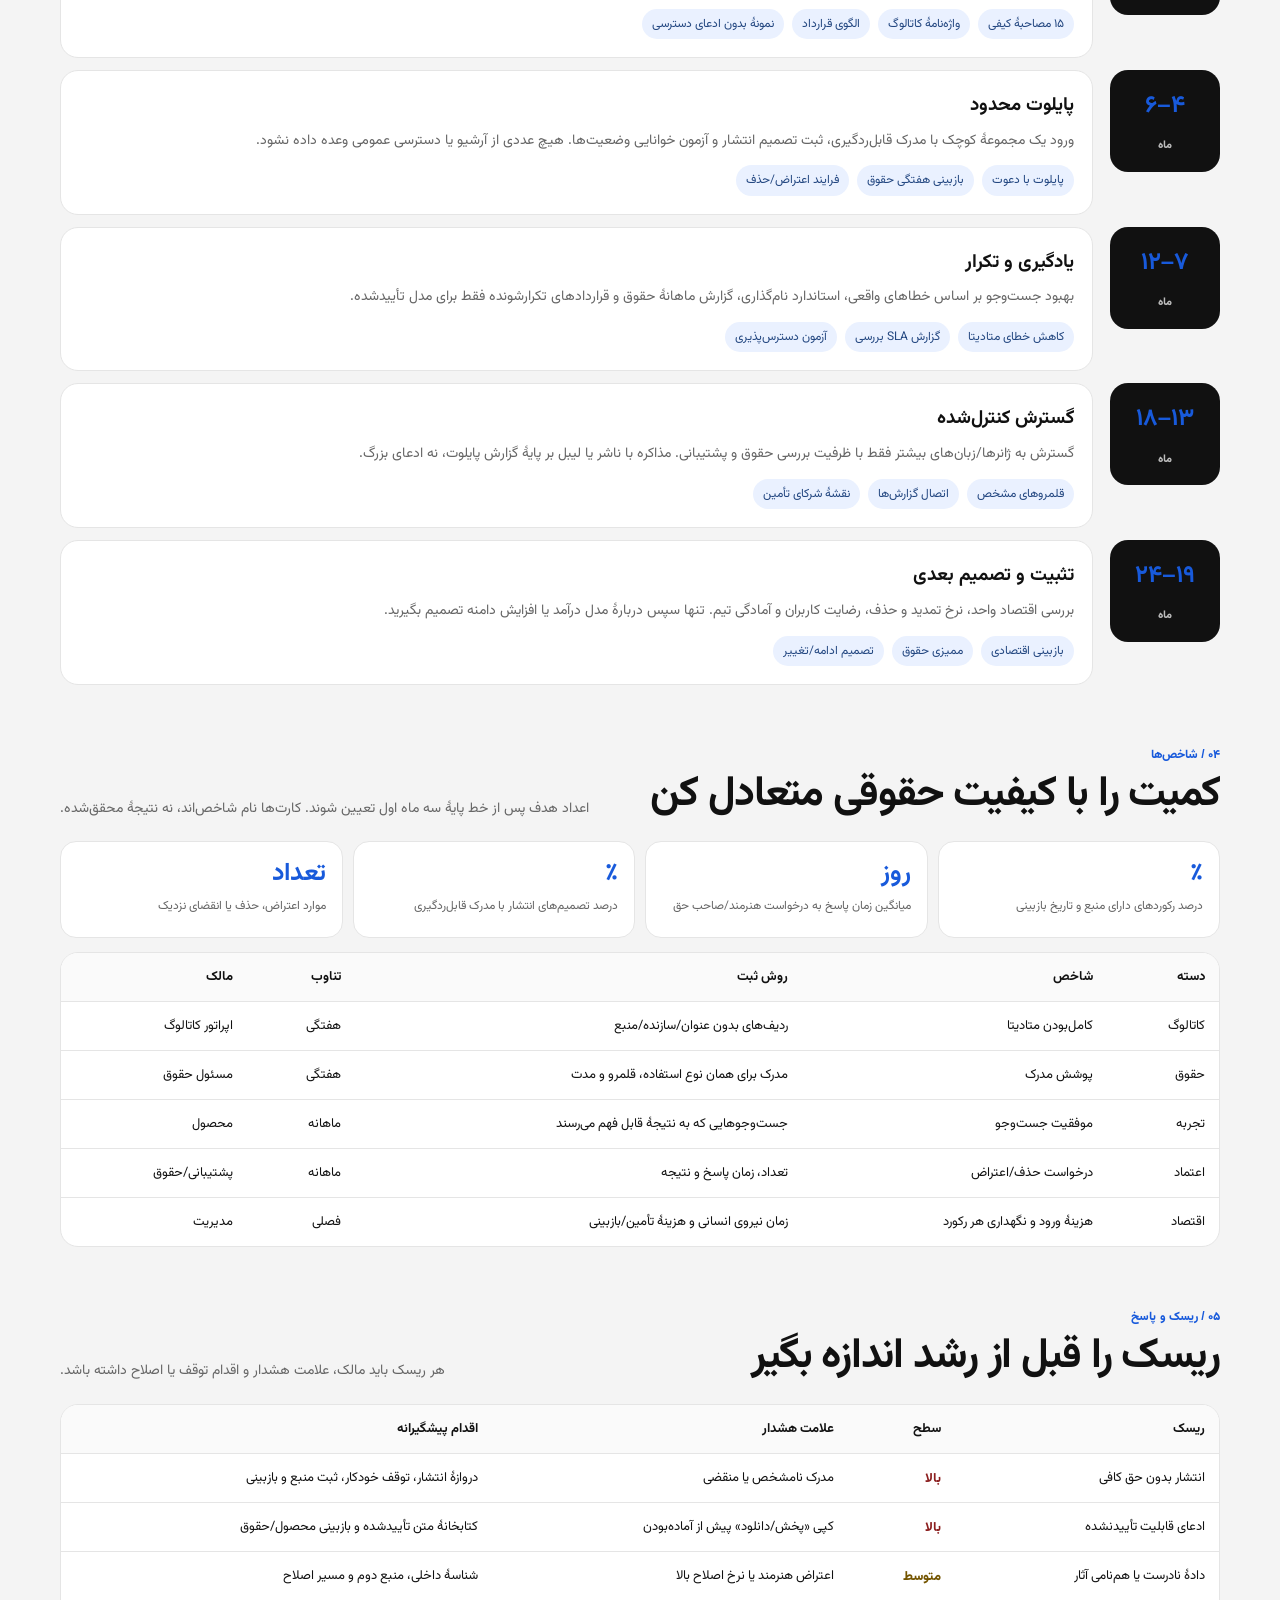
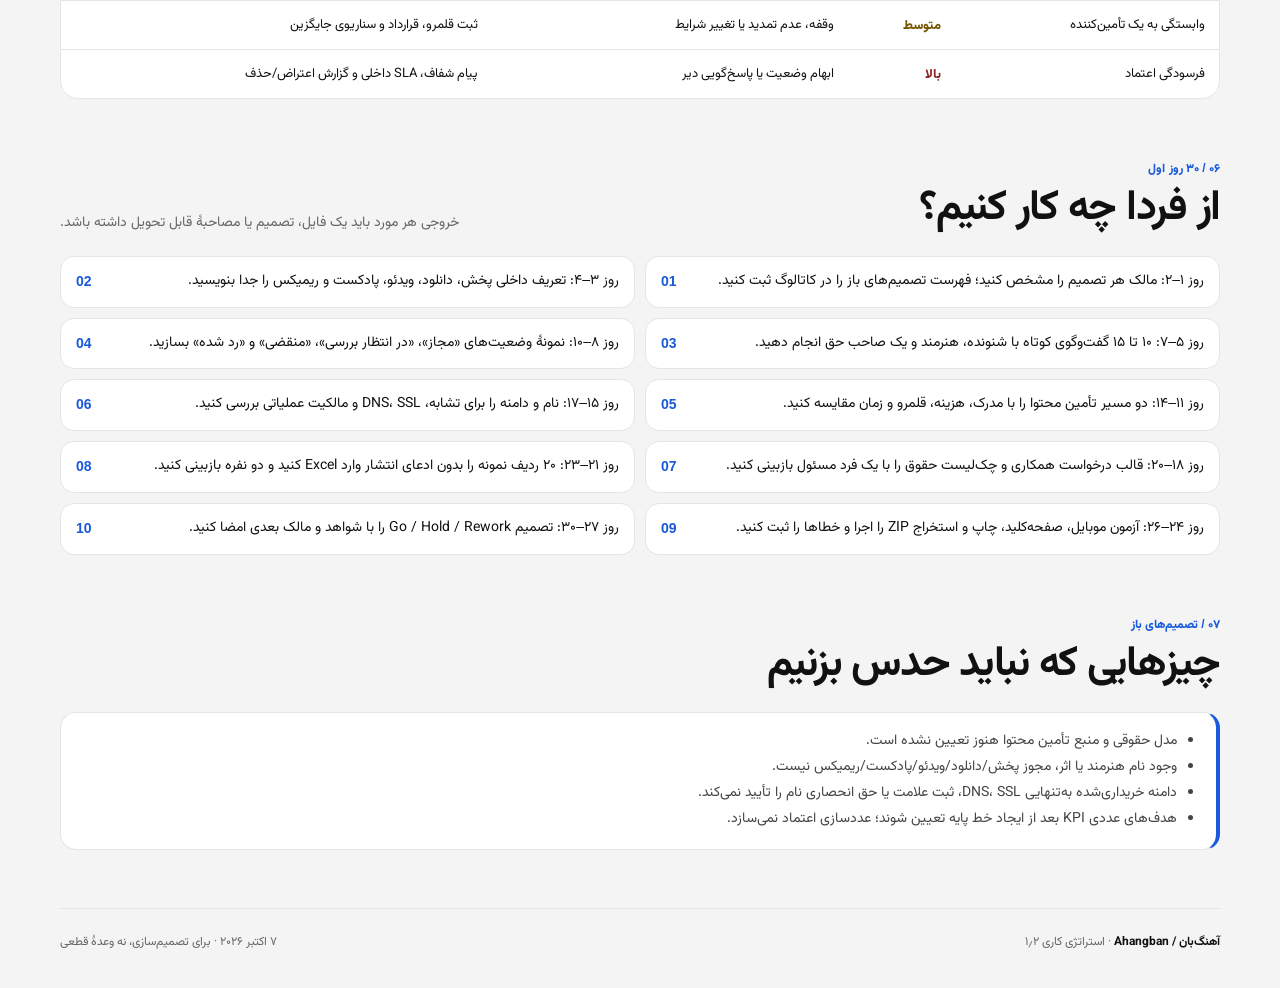
<file: brand-kit/strategy.html>
<!doctype html>
<html lang="fa" dir="rtl">
<head>
<meta charset="utf-8"><meta name="viewport" content="width=device-width, initial-scale=1"><title>استراتژی آهنگ‌بان</title><link rel="stylesheet" href="assets/brand-fonts.css">
<style>
:root{--ink:#111;--blue:#185adb;--dark:#1248b2;--pale:#eaf1ff;--paper:#f4f4f4;--line:#e5e5e5;--muted:#666;--white:#fff}*{box-sizing:border-box}body{margin:0;background:var(--paper);color:var(--ink);font-family:"Ahangban Vazirmatn",Tahoma,Arial,sans-serif;line-height:1.85}.wrap{width:min(1160px,calc(100% - 40px));margin:auto}a{color:var(--dark);text-underline-offset:3px}.top{background:#fff;border-bottom:1px solid var(--line);position:sticky;top:0;z-index:5}.nav{min-height:72px;display:flex;align-items:center;justify-content:space-between}.nav img{width:190px}.links{display:flex;gap:18px;font-size:13px;font-weight:700}.links a{text-decoration:none;color:var(--muted)}.links a:last-child{background:var(--blue);color:#fff;border-radius:999px;padding:7px 14px}.hero{margin:28px 0 18px;background:var(--ink);color:#fff;border-radius:30px;padding:clamp(28px,5vw,65px);position:relative;overflow:hidden}.hero:after{content:"";position:absolute;width:570px;height:570px;border:1px solid rgba(255,255,255,.1);border-radius:50%;left:-170px;top:-270px}.hero>*{position:relative;z-index:1}.kicker{font-size:12px;color:#bdbdbd;font-weight:800}.hero h1{font-size:clamp(40px,6vw,70px);line-height:1.2;margin:9px 0}.hero h1 small{display:block;font-size:.3em;color:#bdbdbd;margin-top:12px}.hero p{max-width:760px;color:#e5e5e5;margin:0;font-size:16px}.hero-meta{display:flex;gap:8px;flex-wrap:wrap;margin-top:22px}.chip{border:1px solid rgba(255,255,255,.3);border-radius:99px;padding:4px 11px;font-size:12px;color:#eee}.notice{background:#fff;border:1px solid var(--line);border-right:4px solid var(--blue);border-radius:15px;padding:14px 18px;margin:18px 0 52px;font-size:14px;color:#444}.notice b{color:var(--ink)}section{margin:58px auto;scroll-margin-top:95px}.head{display:flex;justify-content:space-between;align-items:end;gap:26px;margin-bottom:19px}.no{color:var(--blue);font-size:12px;font-weight:900}.head h2{font-size:clamp(27px,4vw,42px);line-height:1.3;letter-spacing:-.03em;margin:3px 0 0}.lead{max-width:570px;color:var(--muted);margin:0;font-size:14px}.grid{display:grid;gap:15px}.g2{grid-template-columns:repeat(2,minmax(0,1fr))}.g3{grid-template-columns:repeat(3,minmax(0,1fr))}.card{background:#fff;border:1px solid var(--line);border-radius:20px;padding:21px}.card h3{font-size:18px;margin:0 0 7px}.card p{color:var(--muted);font-size:14px;margin:0}.card ul{color:var(--muted);font-size:14px;margin:8px 0 0;padding-right:19px}.card strong{color:var(--ink)}.quote{background:var(--pale);border:1px solid #c8d9ff;border-radius:20px;padding:24px;font-size:22px;line-height:1.7}.quote small{display:block;color:#4b5b78;font-size:12px;margin-top:8px}.table-wrap{overflow:auto;border:1px solid var(--line);background:#fff;border-radius:18px}table{border-collapse:collapse;width:100%;min-width:770px;font-size:13px}th,td{text-align:right;border-bottom:1px solid var(--line);padding:12px 14px;vertical-align:top}th{background:#fafafa}tr:last-child td{border-bottom:0}.phase{display:grid;grid-template-columns:110px 1fr;gap:17px}.phase-badge{background:var(--ink);color:#fff;border-radius:18px;padding:14px;text-align:center;font-weight:800;height:max-content}.phase-badge b{display:block;font-size:24px;color:var(--blue)}.phase-badge small{font-size:11px;color:#bdbdbd}.phase-body{background:#fff;border:1px solid var(--line);border-radius:18px;padding:18px}.phase-body h3{margin:0 0 5px}.phase-body p{margin:0;color:var(--muted);font-size:14px}.ticks{display:flex;gap:8px;flex-wrap:wrap;margin-top:11px}.tick{background:var(--pale);color:#234781;border-radius:999px;padding:4px 10px;font-size:12px}.kpi{display:grid;grid-template-columns:repeat(4,1fr);gap:10px}.kpi-card{background:#fff;border:1px solid var(--line);border-radius:16px;padding:16px}.kpi-card b{display:block;font-size:25px;line-height:1.3;color:var(--blue)}.kpi-card span{font-size:12px;color:var(--muted)}.risk-high{color:#8b1e1e;font-weight:800}.risk-mid{color:#745500;font-weight:800}.callout{background:#fff;border:1px solid var(--line);border-right:4px solid var(--blue);border-radius:16px;padding:16px 19px;color:#444;font-size:14px}.checklist{counter-reset:day;display:grid;grid-template-columns:repeat(2,1fr);gap:10px}.check{counter-increment:day;background:#fff;border:1px solid var(--line);border-radius:14px;padding:12px 15px 12px 48px;position:relative;font-size:14px}.check:before{content:counter(day,decimal-leading-zero);position:absolute;left:15px;top:12px;color:var(--blue);font-weight:900}.footer{border-top:1px solid var(--line);padding:22px 0 35px;color:var(--muted);font-size:12px;display:flex;justify-content:space-between;gap:20px}.footer b{color:var(--ink)}
@media(max-width:760px){.wrap{width:min(100% - 28px,1160px)}.nav img{width:150px}.links a:not(:last-child){display:none}.hero{border-radius:22px;padding:30px 22px}.head{display:block}.lead{margin-top:8px}.g2,.g3,.checklist{grid-template-columns:1fr}.phase{grid-template-columns:1fr;gap:8px}.phase-badge{display:flex;justify-content:space-between;align-items:center}.phase-badge b{display:inline}.kpi{grid-template-columns:repeat(2,1fr)}.footer{display:block}.footer span{display:block;margin-top:5px}}
@media print{body{background:#fff}.top{position:static}.links{display:none}.hero,.card,.phase,.table-wrap,.callout{break-inside:avoid}.wrap{width:100%}section{margin:34px auto}}
</style>
</head>
<body><header class="top"><div class="wrap nav"><a href="index.html"><img src="assets/ahangban-logo-horizontal-color.svg" alt="آهنگ‌بان"></a><nav class="links"><a href="#model">مدل</a><a href="#roadmap">۲۴ ماه</a><a href="#kpi">KPI</a><a href="#risks">ریسک‌ها</a><a href="brand-book.html">کتاب برند</a></nav></div></header>
<main class="wrap">
<section class="hero"><div class="kicker">STRATEGY · WORKING PLAN · 2026–2028</div><h1>آهنگ‌بان<small>استراتژی حقوق‌محور برای پیدا کردن تا شنیدن</small></h1><p>یک نقشهٔ عملیاتی برای ساخت اعتماد در بازار آغازین ایران، بدون پیش‌فرض گرفتن مدل درآمد، منبع تأمین محتوا یا قابلیت‌هایی که هنوز تأیید نشده‌اند.</p><div class="hero-meta"><span class="chip">ایران و فارسی‌محور</span><span class="chip">حقوق قبل از انتشار</span><span class="chip">۲۴ ماه</span><span class="chip">اندازه‌گیری‌پذیر</span></div></section>
<div class="notice"><b>یادداشت مدیریتی:</b> این سند برنامهٔ کاری و فرضیه است، نه پیش‌بینی قطعی یا مشاورهٔ حقوقی. پخش، دانلود، ویدئو، پادکست و ریمیکس فقط پس از تأیید قابلیت محصول و مجوز همان نوع استفاده قابل طرح‌اند.</div>
<section id="model"><div class="head"><div><div class="no">۰۱ / فرض پایه</div><h2>مسئله را کوچک و قابل‌سنجش شروع کن</h2></div><p class="lead">مدل نهایی هنوز مشخص نشده؛ بنابراین پیشنهاد اول روی جریان‌های قابل کنترل و دادهٔ مجاز بنا می‌شود.</p></div><div class="grid g2"><div class="quote">آهنگ‌بان باید قبل از «بزرگ‌ترین بودن»، قابل‌اعتمادترین توضیح را برای وضعیت هر اثر بدهد.<small>اصل راهنما: وضعیت، منبع و حق را از هم جدا ثبت کن.</small></div><div class="card"><h3>مسئله‌های قابل‌حل</h3><ul><li>پراکنده‌بودن نام و اطلاعات اثر در چند منبع.</li><li>ابهام میان «وجود نام» و «داشتن اجازهٔ استفاده».</li><li>سخت‌بودن تماس حرفه‌ای میان شنونده، هنرمند و صاحب حق.</li><li>ادعاهای بیش‌ازحد دربارهٔ قابلیت یا دسترسی.</li></ul></div></div></section>
<section><div class="head"><div><div class="no">۰۲ / راهبرد</div><h2>سه ستون برای ساخت اعتماد</h2></div><p class="lead">هر ستون یک نتیجهٔ عملی و یک معیار بازبینی دارد.</p></div><div class="grid g3"><div class="card"><h3>۱. دادهٔ درست</h3><p>عنوان، هنرمند، نوع اثر، منبع، وضعیت و تاریخ بازبینی را استاندارد کن.</p><ul><li>کاتالوگ مادر با مالک هر ردیف</li><li>تاریخچهٔ تغییر و منبع</li></ul></div><div class="card"><h3>۲. دروازهٔ حقوق</h3><p>هر نوع استفاده یک ردیف مجوز و یک تصمیم انتشار داشته باشد.</p><ul><li>قلمرو و مدت</li><li>پخش، دانلود، ویدئو، پادکست، ریمیکس جدا</li></ul></div><div class="card"><h3>۳. تجربهٔ روشن</h3><p>شنونده سریع بفهمد چه چیزی پیدا شده، چه چیزی آماده است و قدم بعدی چیست.</p><ul><li>پیام وضعیت با متن</li><li>بدون autoplay و ادعای بی‌پشتوانه</li></ul></div></div></section>
<section id="roadmap"><div class="head"><div><div class="no">۰۳ / نقشهٔ ۲۴ماهه</div><h2>از آماده‌سازی تا مقیاس کنترل‌شده</h2></div><p class="lead">ماه‌ها تقریبی‌اند؛ گذر از هر فاز به تکمیل خروجی و تأیید مسئول وابسته است، نه صرفاً گذشت زمان.</p></div><div style="display:grid;gap:12px"><div class="phase"><div class="phase-badge"><b>۰–۳</b><small>ماه</small></div><div class="phase-body"><h3>تعریف و اثبات</h3><p>مصاحبه با شنونده و صاحب اثر، انتخاب مدل اولیهٔ تأمین، تعریف وضعیت‌های حقوق، ممیزی نام/دامنه و نمونهٔ تجربهٔ جست‌وجو.</p><div class="ticks"><span class="tick">۱۵ مصاحبهٔ کیفی</span><span class="tick">واژه‌نامهٔ کاتالوگ</span><span class="tick">الگوی قرارداد</span><span class="tick">نمونهٔ بدون ادعای دسترسی</span></div></div></div><div class="phase"><div class="phase-badge"><b>۴–۶</b><small>ماه</small></div><div class="phase-body"><h3>پایلوت محدود</h3><p>ورود یک مجموعهٔ کوچک با مدرک قابل‌ردگیری، ثبت تصمیم انتشار و آزمون خوانایی وضعیت‌ها. هیچ عددی از آرشیو یا دسترسی عمومی وعده داده نشود.</p><div class="ticks"><span class="tick">پایلوت با دعوت</span><span class="tick">بازبینی هفتگی حقوق</span><span class="tick">فرایند اعتراض/حذف</span></div></div></div><div class="phase"><div class="phase-badge"><b>۷–۱۲</b><small>ماه</small></div><div class="phase-body"><h3>یادگیری و تکرار</h3><p>بهبود جست‌وجو بر اساس خطاهای واقعی، استاندارد نام‌گذاری، گزارش ماهانهٔ حقوق و قراردادهای تکرارشونده فقط برای مدل تأییدشده.</p><div class="ticks"><span class="tick">کاهش خطای متادیتا</span><span class="tick">گزارش SLA بررسی</span><span class="tick">آزمون دسترس‌پذیری</span></div></div></div><div class="phase"><div class="phase-badge"><b>۱۳–۱۸</b><small>ماه</small></div><div class="phase-body"><h3>گسترش کنترل‌شده</h3><p>گسترش به ژانرها/زبان‌های بیشتر فقط با ظرفیت بررسی حقوق و پشتیبانی. مذاکره با ناشر یا لیبل بر پایهٔ گزارش پایلوت، نه ادعای بزرگ.</p><div class="ticks"><span class="tick">قلمروهای مشخص</span><span class="tick">اتصال گزارش‌ها</span><span class="tick">نقشهٔ شرکای تأمین</span></div></div></div><div class="phase"><div class="phase-badge"><b>۱۹–۲۴</b><small>ماه</small></div><div class="phase-body"><h3>تثبیت و تصمیم بعدی</h3><p>بررسی اقتصاد واحد، نرخ تمدید و حذف، رضایت کاربران و آمادگی تیم. تنها سپس دربارهٔ مدل درآمد یا افزایش دامنه تصمیم بگیرید.</p><div class="ticks"><span class="tick">بازبینی اقتصادی</span><span class="tick">ممیزی حقوق</span><span class="tick">تصمیم ادامه/تغییر</span></div></div></div></div></section>
<section id="kpi"><div class="head"><div><div class="no">۰۴ / شاخص‌ها</div><h2>کمیت را با کیفیت حقوقی متعادل کن</h2></div><p class="lead">اعداد هدف پس از خط پایهٔ سه ماه اول تعیین شوند. کارت‌ها نام شاخص‌اند، نه نتیجهٔ محقق‌شده.</p></div><div class="kpi"><div class="kpi-card"><b>٪</b><span>درصد رکوردهای دارای منبع و تاریخ بازبینی</span></div><div class="kpi-card"><b>روز</b><span>میانگین زمان پاسخ به درخواست هنرمند/صاحب حق</span></div><div class="kpi-card"><b>٪</b><span>درصد تصمیم‌های انتشار با مدرک قابل‌ردگیری</span></div><div class="kpi-card"><b>تعداد</b><span>موارد اعتراض، حذف یا انقضای نزدیک</span></div></div><div class="table-wrap" style="margin-top:14px"><table><tr><th>دسته</th><th>شاخص</th><th>روش ثبت</th><th>تناوب</th><th>مالک</th></tr><tr><td>کاتالوگ</td><td>کامل‌بودن متادیتا</td><td>ردیف‌های بدون عنوان/سازنده/منبع</td><td>هفتگی</td><td>اپراتور کاتالوگ</td></tr><tr><td>حقوق</td><td>پوشش مدرک</td><td>مدرک برای همان نوع استفاده، قلمرو و مدت</td><td>هفتگی</td><td>مسئول حقوق</td></tr><tr><td>تجربه</td><td>موفقیت جست‌وجو</td><td>جست‌وجوهایی که به نتیجهٔ قابل فهم می‌رسند</td><td>ماهانه</td><td>محصول</td></tr><tr><td>اعتماد</td><td>درخواست حذف/اعتراض</td><td>تعداد، زمان پاسخ و نتیجه</td><td>ماهانه</td><td>پشتیبانی/حقوق</td></tr><tr><td>اقتصاد</td><td>هزینهٔ ورود و نگهداری هر رکورد</td><td>زمان نیروی انسانی و هزینهٔ تأمین/بازبینی</td><td>فصلی</td><td>مدیریت</td></tr></table></div></section>
<section id="risks"><div class="head"><div><div class="no">۰۵ / ریسک و پاسخ</div><h2>ریسک را قبل از رشد اندازه بگیر</h2></div><p class="lead">هر ریسک باید مالک، علامت هشدار و اقدام توقف یا اصلاح داشته باشد.</p></div><div class="table-wrap"><table><tr><th>ریسک</th><th>سطح</th><th>علامت هشدار</th><th>اقدام پیشگیرانه</th></tr><tr><td>انتشار بدون حق کافی</td><td class="risk-high">بالا</td><td>مدرک نامشخص یا منقضی</td><td>دروازهٔ انتشار، توقف خودکار، ثبت منبع و بازبینی</td></tr><tr><td>ادعای قابلیت تأییدنشده</td><td class="risk-high">بالا</td><td>کپی «پخش/دانلود» پیش از آماده‌بودن</td><td>کتابخانهٔ متن تأییدشده و بازبینی محصول/حقوق</td></tr><tr><td>دادهٔ نادرست یا هم‌نامی آثار</td><td class="risk-mid">متوسط</td><td>اعتراض هنرمند یا نرخ اصلاح بالا</td><td>شناسهٔ داخلی، منبع دوم و مسیر اصلاح</td></tr><tr><td>وابستگی به یک تأمین‌کننده</td><td class="risk-mid">متوسط</td><td>وقفه، عدم تمدید یا تغییر شرایط</td><td>ثبت قلمرو، قرارداد و سناریوی جایگزین</td></tr><tr><td>فرسودگی اعتماد</td><td class="risk-high">بالا</td><td>ابهام وضعیت یا پاسخ‌گویی دیر</td><td>پیام شفاف، SLA داخلی و گزارش اعتراض/حذف</td></tr></table></div></section>
<section><div class="head"><div><div class="no">۰۶ / ۳۰ روز اول</div><h2>از فردا چه کار کنیم؟</h2></div><p class="lead">خروجی هر مورد باید یک فایل، تصمیم یا مصاحبهٔ قابل تحویل داشته باشد.</p></div><div class="checklist"><div class="check">روز ۱–۲: مالک هر تصمیم را مشخص کنید؛ فهرست تصمیم‌های باز را در کاتالوگ ثبت کنید.</div><div class="check">روز ۳–۴: تعریف داخلی پخش، دانلود، ویدئو، پادکست و ریمیکس را جدا بنویسید.</div><div class="check">روز ۵–۷: ۱۰ تا ۱۵ گفت‌وگوی کوتاه با شنونده، هنرمند و یک صاحب حق انجام دهید.</div><div class="check">روز ۸–۱۰: نمونهٔ وضعیت‌های «مجاز»، «در انتظار بررسی»، «منقضی» و «رد شده» بسازید.</div><div class="check">روز ۱۱–۱۴: دو مسیر تأمین محتوا را با مدرک، هزینه، قلمرو و زمان مقایسه کنید.</div><div class="check">روز ۱۵–۱۷: نام و دامنه را برای تشابه، DNS، SSL و مالکیت عملیاتی بررسی کنید.</div><div class="check">روز ۱۸–۲۰: قالب درخواست همکاری و چک‌لیست حقوق را با یک فرد مسئول بازبینی کنید.</div><div class="check">روز ۲۱–۲۳: ۲۰ ردیف نمونه را بدون ادعای انتشار وارد Excel کنید و دو نفره بازبینی کنید.</div><div class="check">روز ۲۴–۲۶: آزمون موبایل، صفحه‌کلید، چاپ و استخراج ZIP را اجرا و خطاها را ثبت کنید.</div><div class="check">روز ۲۷–۳۰: تصمیم Go / Hold / Rework را با شواهد و مالک بعدی امضا کنید.</div></div></section>
<section><div class="head"><div><div class="no">۰۷ / تصمیم‌های باز</div><h2>چیزهایی که نباید حدس بزنیم</h2></div></div><div class="callout"><ul style="margin:0;padding-right:20px"><li>مدل حقوقی و منبع تأمین محتوا هنوز تعیین نشده است.</li><li>وجود نام هنرمند یا اثر، مجوز پخش/دانلود/ویدئو/پادکست/ریمیکس نیست.</li><li>دامنه خریداری‌شده به‌تنهایی DNS، SSL، ثبت علامت یا حق انحصاری نام را تأیید نمی‌کند.</li><li>هدف‌های عددی KPI بعد از ایجاد خط پایه تعیین شوند؛ عددسازی اعتماد نمی‌سازد.</li></ul></div></section>
<footer class="footer"><span><b>آهنگ‌بان / Ahangban</b> · استراتژی کاری ۱٫۲</span><span>۷ اکتبر ۲۰۲۶ · برای تصمیم‌سازی، نه وعدهٔ قطعی</span></footer>
</main></body></html>
</file>
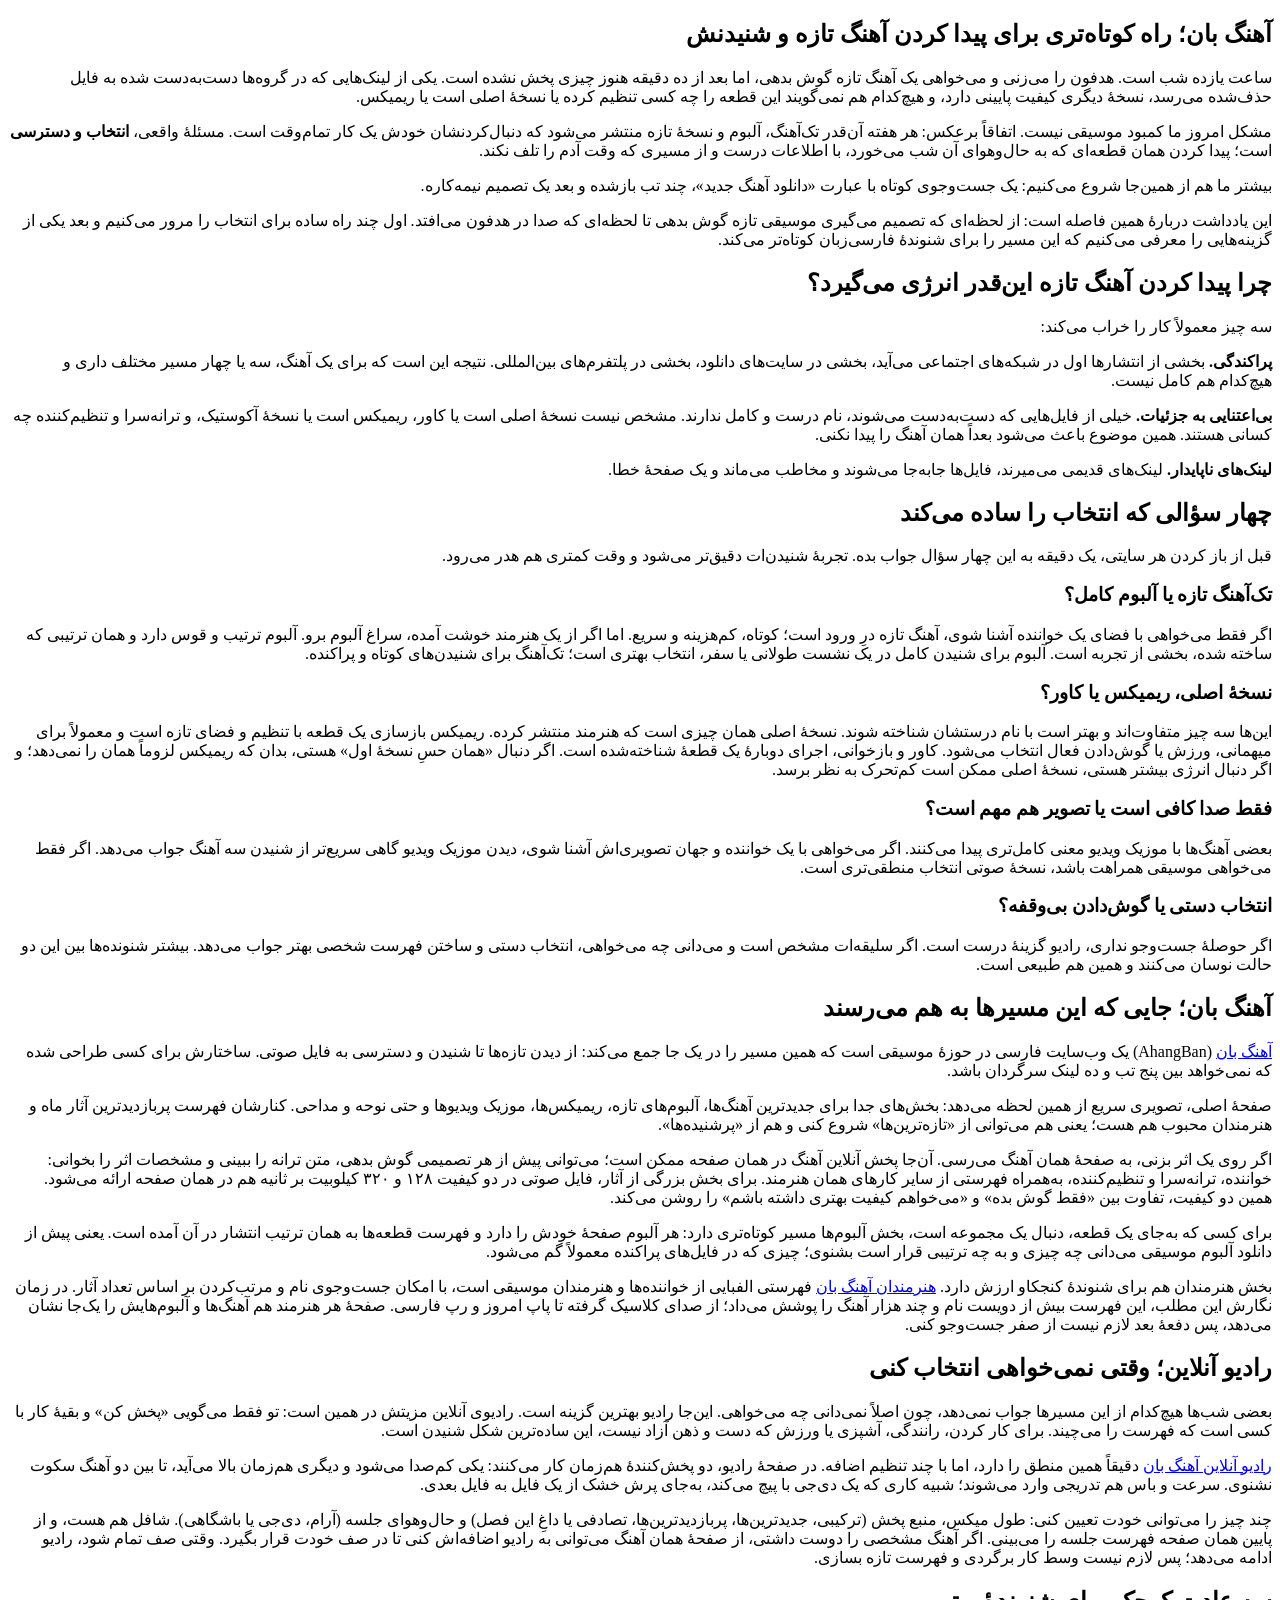
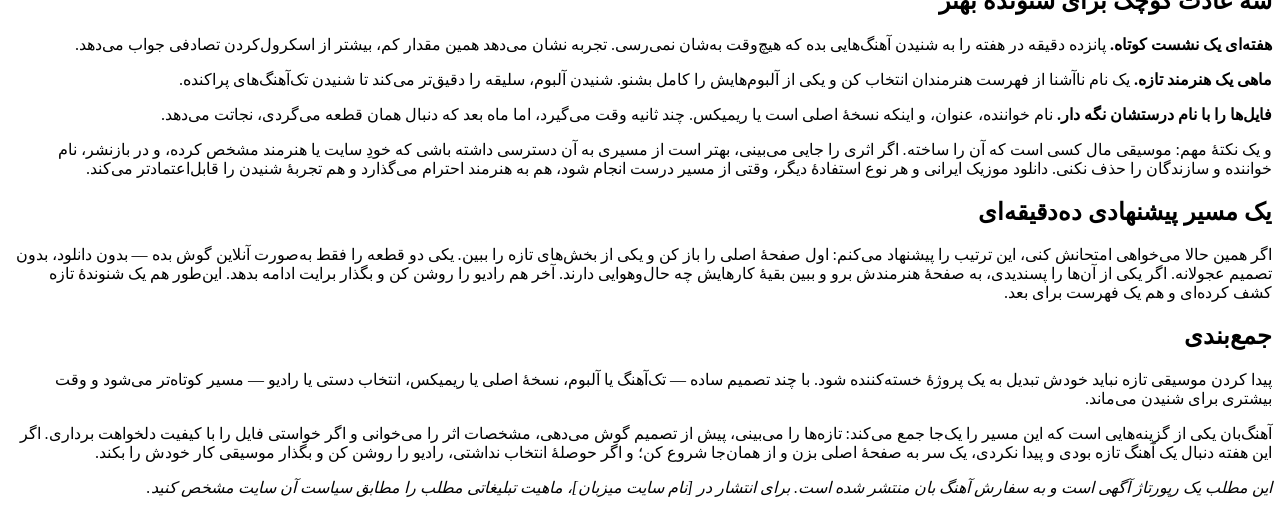
<file: content/رپورتاژ-آهنگ-بان.html>
<!DOCTYPE html>
<html lang="fa" dir="rtl">
<head>
<meta charset="utf-8" />
<title>آهنگ بان؛ راه کوتاه‌تری برای پیدا کردن آهنگ تازه و شنیدنش</title>
<meta name="description" content="بین این‌همه آهنگ تازه، چطور موسیقی دلخواهمان را پیدا کنیم؟ راهنمای انتخاب و شنیدن موسیقی فارسی، از آلبوم و ریمیکس تا رادیوی آنلاین، همراه با معرفی آهنگ بان." />
</head>
<body>
<!-- نسخهٔ تمیز مقاله برای کپی در ویرایشگر HTML وردپرس/میزبان. هر سه لینک rel="sponsored" دارند. -->
<h2>آهنگ بان؛ راه کوتاه‌تری برای پیدا کردن آهنگ تازه و شنیدنش</h2>
<p>ساعت یازده شب است. هدفون را می‌زنی و می‌خواهی یک آهنگ تازه گوش بدهی، اما بعد از ده دقیقه هنوز چیزی پخش نشده است. یکی از لینک‌هایی که در گروه‌ها دست‌به‌دست شده به فایل حذف‌شده می‌رسد، نسخهٔ دیگری کیفیت پایینی دارد، و هیچ‌کدام هم نمی‌گویند این قطعه را چه کسی تنظیم کرده یا نسخهٔ اصلی است یا ریمیکس.</p>
<p>مشکل امروز ما کمبود موسیقی نیست. اتفاقاً برعکس: هر هفته آن‌قدر تک‌آهنگ، آلبوم و نسخهٔ تازه منتشر می‌شود که دنبال‌کردنشان خودش یک کار تمام‌وقت است. مسئلهٔ واقعی، <strong>انتخاب و دسترسی</strong> است؛ پیدا کردن همان قطعه‌ای که به حال‌وهوای آن شب می‌خورد، با اطلاعات درست و از مسیری که وقت آدم را تلف نکند.</p>
<p>بیشتر ما هم از همین‌جا شروع می‌کنیم: یک جست‌وجوی کوتاه با عبارت «دانلود آهنگ جدید»، چند تب بازشده و بعد یک تصمیم نیمه‌کاره.</p>
<p>این یادداشت دربارهٔ همین فاصله است: از لحظه‌ای که تصمیم می‌گیری موسیقی تازه گوش بدهی تا لحظه‌ای که صدا در هدفون می‌افتد. اول چند راه ساده برای انتخاب را مرور می‌کنیم و بعد یکی از گزینه‌هایی را معرفی می‌کنیم که این مسیر را برای شنوندهٔ فارسی‌زبان کوتاه‌تر می‌کند.</p>
<h2>چرا پیدا کردن آهنگ تازه این‌قدر انرژی می‌گیرد؟</h2>
<p>سه چیز معمولاً کار را خراب می‌کند:</p>
<p><strong>پراکندگی.</strong> بخشی از انتشارها اول در شبکه‌های اجتماعی می‌آید، بخشی در سایت‌های دانلود، بخشی در پلتفرم‌های بین‌المللی. نتیجه این است که برای یک آهنگ، سه یا چهار مسیر مختلف داری و هیچ‌کدام هم کامل نیست.</p>
<p><strong>بی‌اعتنایی به جزئیات.</strong> خیلی از فایل‌هایی که دست‌به‌دست می‌شوند، نام درست و کامل ندارند. مشخص نیست نسخهٔ اصلی است یا کاور، ریمیکس است یا نسخهٔ آکوستیک، و ترانه‌سرا و تنظیم‌کننده چه کسانی هستند. همین موضوع باعث می‌شود بعداً همان آهنگ را پیدا نکنی.</p>
<p><strong>لینک‌های ناپایدار.</strong> لینک‌های قدیمی می‌میرند، فایل‌ها جابه‌جا می‌شوند و مخاطب می‌ماند و یک صفحهٔ خطا.</p>
<h2>چهار سؤالی که انتخاب را ساده می‌کند</h2>
<p>قبل از باز کردن هر سایتی، یک دقیقه به این چهار سؤال جواب بده. تجربهٔ شنیدن‌ات دقیق‌تر می‌شود و وقت کمتری هم هدر می‌رود.</p>
<h3>تک‌آهنگ تازه یا آلبوم کامل؟</h3>
<p>اگر فقط می‌خواهی با فضای یک خواننده آشنا شوی، آهنگ تازه درِ ورود است؛ کوتاه، کم‌هزینه و سریع. اما اگر از یک هنرمند خوشت آمده، سراغ آلبوم برو. آلبوم ترتیب و قوس دارد و همان ترتیبی که ساخته شده، بخشی از تجربه است. آلبوم برای شنیدن کامل در یک نشست طولانی یا سفر، انتخاب بهتری است؛ تک‌آهنگ برای شنیدن‌های کوتاه و پراکنده.</p>
<h3>نسخهٔ اصلی، ریمیکس یا کاور؟</h3>
<p>این‌ها سه چیز متفاوت‌اند و بهتر است با نام درستشان شناخته شوند. نسخهٔ اصلی همان چیزی است که هنرمند منتشر کرده. ریمیکس بازسازی یک قطعه با تنظیم و فضای تازه است و معمولاً برای میهمانی، ورزش یا گوش‌دادن فعال انتخاب می‌شود. کاور و بازخوانی، اجرای دوبارهٔ یک قطعهٔ شناخته‌شده است. اگر دنبال «همان حسِ نسخهٔ اول» هستی، بدان که ریمیکس لزوماً همان را نمی‌دهد؛ و اگر دنبال انرژی بیشتر هستی، نسخهٔ اصلی ممکن است کم‌تحرک به نظر برسد.</p>
<h3>فقط صدا کافی است یا تصویر هم مهم است؟</h3>
<p>بعضی آهنگ‌ها با موزیک ویدیو معنی کامل‌تری پیدا می‌کنند. اگر می‌خواهی با یک خواننده و جهان تصویری‌اش آشنا شوی، دیدن موزیک ویدیو گاهی سریع‌تر از شنیدن سه آهنگ جواب می‌دهد. اگر فقط می‌خواهی موسیقی همراهت باشد، نسخهٔ صوتی انتخاب منطقی‌تری است.</p>
<h3>انتخاب دستی یا گوش‌دادن بی‌وقفه؟</h3>
<p>اگر حوصلهٔ جست‌وجو نداری، رادیو گزینهٔ درست است. اگر سلیقه‌ات مشخص است و می‌دانی چه می‌خواهی، انتخاب دستی و ساختن فهرست شخصی بهتر جواب می‌دهد. بیشتر شنونده‌ها بین این دو حالت نوسان می‌کنند و همین هم طبیعی است.</p>
<h2>آهنگ بان؛ جایی که این مسیرها به هم می‌رسند</h2>
<p><a href="https://ahangban.ir/" rel="sponsored">آهنگ بان</a> (AhangBan) یک وب‌سایت فارسی در حوزهٔ موسیقی است که همین مسیر را در یک جا جمع می‌کند: از دیدن تازه‌ها تا شنیدن و دسترسی به فایل صوتی. ساختارش برای کسی طراحی شده که نمی‌خواهد بین پنج تب و ده لینک سرگردان باشد.</p>
<p>صفحهٔ اصلی، تصویری سریع از همین لحظه می‌دهد: بخش‌های جدا برای جدیدترین آهنگ‌ها، آلبوم‌های تازه، ریمیکس‌ها، موزیک ویدیوها و حتی نوحه و مداحی. کنارشان فهرست پربازدیدترین آثار ماه و هنرمندان محبوب هم هست؛ یعنی هم می‌توانی از «تازه‌ترین‌ها» شروع کنی و هم از «پرشنیده‌ها».</p>
<p>اگر روی یک اثر بزنی، به صفحهٔ همان آهنگ می‌رسی. آن‌جا پخش آنلاین آهنگ در همان صفحه ممکن است؛ می‌توانی پیش از هر تصمیمی گوش بدهی، متن ترانه را ببینی و مشخصات اثر را بخوانی: خواننده، ترانه‌سرا و تنظیم‌کننده، به‌همراه فهرستی از سایر کارهای همان هنرمند. برای بخش بزرگی از آثار، فایل صوتی در دو کیفیت ۱۲۸ و ۳۲۰ کیلوبیت بر ثانیه هم در همان صفحه ارائه می‌شود. همین دو کیفیت، تفاوت بین «فقط گوش بده» و «می‌خواهم کیفیت بهتری داشته باشم» را روشن می‌کند.</p>
<p>برای کسی که به‌جای یک قطعه، دنبال یک مجموعه است، بخش آلبوم‌ها مسیر کوتاه‌تری دارد: هر آلبوم صفحهٔ خودش را دارد و فهرست قطعه‌ها به همان ترتیب انتشار در آن آمده است. یعنی پیش از دانلود آلبوم موسیقی می‌دانی چه چیزی و به چه ترتیبی قرار است بشنوی؛ چیزی که در فایل‌های پراکنده معمولاً گم می‌شود.</p>
<p>بخش هنرمندان هم برای شنوندهٔ کنجکاو ارزش دارد. <a href="https://ahangban.ir/artists/" rel="sponsored">هنرمندان آهنگ بان</a> فهرستی الفبایی از خواننده‌ها و هنرمندان موسیقی است، با امکان جست‌وجوی نام و مرتب‌کردن بر اساس تعداد آثار. در زمان نگارش این مطلب، این فهرست بیش از دویست نام و چند هزار آهنگ را پوشش می‌داد؛ از صدای کلاسیک گرفته تا پاپ امروز و رپ فارسی. صفحهٔ هر هنرمند هم آهنگ‌ها و آلبوم‌هایش را یک‌جا نشان می‌دهد، پس دفعهٔ بعد لازم نیست از صفر جست‌وجو کنی.</p>
<h2>رادیو آنلاین؛ وقتی نمی‌خواهی انتخاب کنی</h2>
<p>بعضی شب‌ها هیچ‌کدام از این مسیرها جواب نمی‌دهد، چون اصلاً نمی‌دانی چه می‌خواهی. این‌جا رادیو بهترین گزینه است. رادیوی آنلاین مزیتش در همین است: تو فقط می‌گویی «پخش کن» و بقیهٔ کار با کسی است که فهرست را می‌چیند. برای کار کردن، رانندگی، آشپزی یا ورزش که دست و ذهن آزاد نیست، این ساده‌ترین شکل شنیدن است.</p>
<p><a href="https://ahangban.ir/radio/" rel="sponsored">رادیو آنلاین آهنگ بان</a> دقیقاً همین منطق را دارد، اما با چند تنظیم اضافه. در صفحهٔ رادیو، دو پخش‌کنندهٔ هم‌زمان کار می‌کنند: یکی کم‌صدا می‌شود و دیگری هم‌زمان بالا می‌آید، تا بین دو آهنگ سکوت نشنوی. سرعت و باس هم تدریجی وارد می‌شوند؛ شبیه کاری که یک دی‌جی با پیچ می‌کند، به‌جای پرش خشک از یک فایل به فایل بعدی.</p>
<p>چند چیز را می‌توانی خودت تعیین کنی: طول میکس، منبع پخش (ترکیبی، جدیدترین‌ها، پربازدیدترین‌ها، تصادفی یا داغِ این فصل) و حال‌وهوای جلسه (آرام، دی‌جی یا باشگاهی). شافل هم هست، و از پایین همان صفحه فهرست جلسه را می‌بینی. اگر آهنگ مشخصی را دوست داشتی، از صفحهٔ همان آهنگ می‌توانی به رادیو اضافه‌اش کنی تا در صف خودت قرار بگیرد. وقتی صف تمام شود، رادیو ادامه می‌دهد؛ پس لازم نیست وسط کار برگردی و فهرست تازه بسازی.</p>
<h2>سه عادت کوچک برای شنوندهٔ بهتر</h2>
<p><strong>هفته‌ای یک نشست کوتاه.</strong> پانزده دقیقه در هفته را به شنیدن آهنگ‌هایی بده که هیچ‌وقت به‌شان نمی‌رسی. تجربه نشان می‌دهد همین مقدار کم، بیشتر از اسکرول‌کردن تصادفی جواب می‌دهد.</p>
<p><strong>ماهی یک هنرمند تازه.</strong> یک نام ناآشنا از فهرست هنرمندان انتخاب کن و یکی از آلبوم‌هایش را کامل بشنو. شنیدن آلبوم، سلیقه را دقیق‌تر می‌کند تا شنیدن تک‌آهنگ‌های پراکنده.</p>
<p><strong>فایل‌ها را با نام درستشان نگه دار.</strong> نام خواننده، عنوان، و اینکه نسخهٔ اصلی است یا ریمیکس. چند ثانیه وقت می‌گیرد، اما ماه بعد که دنبال همان قطعه می‌گردی، نجاتت می‌دهد.</p>
<p>و یک نکتهٔ مهم: موسیقی مال کسی است که آن را ساخته. اگر اثری را جایی می‌بینی، بهتر است از مسیری به آن دسترسی داشته باشی که خودِ سایت یا هنرمند مشخص کرده، و در بازنشر، نام خواننده و سازندگان را حذف نکنی. دانلود موزیک ایرانی و هر نوع استفادهٔ دیگر، وقتی از مسیر درست انجام شود، هم به هنرمند احترام می‌گذارد و هم تجربهٔ شنیدن را قابل‌اعتمادتر می‌کند.</p>
<h2>یک مسیر پیشنهادی ده‌دقیقه‌ای</h2>
<p>اگر همین حالا می‌خواهی امتحانش کنی، این ترتیب را پیشنهاد می‌کنم: اول صفحهٔ اصلی را باز کن و یکی از بخش‌های تازه را ببین. یکی دو قطعه را فقط به‌صورت آنلاین گوش بده — بدون دانلود، بدون تصمیم عجولانه. اگر یکی از آن‌ها را پسندیدی، به صفحهٔ هنرمندش برو و ببین بقیهٔ کارهایش چه حال‌وهوایی دارند. آخر هم رادیو را روشن کن و بگذار برایت ادامه بدهد. این‌طور هم یک شنوندهٔ تازه کشف کرده‌ای و هم یک فهرست برای بعد.</p>
<h2>جمع‌بندی</h2>
<p>پیدا کردن موسیقی تازه نباید خودش تبدیل به یک پروژهٔ خسته‌کننده شود. با چند تصمیم ساده — تک‌آهنگ یا آلبوم، نسخهٔ اصلی یا ریمیکس، انتخاب دستی یا رادیو — مسیر کوتاه‌تر می‌شود و وقت بیشتری برای شنیدن می‌ماند.</p>
<p>آهنگ‌بان یکی از گزینه‌هایی است که این مسیر را یک‌جا جمع می‌کند: تازه‌ها را می‌بینی، پیش از تصمیم گوش می‌دهی، مشخصات اثر را می‌خوانی و اگر خواستی فایل را با کیفیت دلخواهت برداری. اگر این هفته دنبال یک آهنگ تازه بودی و پیدا نکردی، یک سر به صفحهٔ اصلی بزن و از همان‌جا شروع کن؛ و اگر حوصلهٔ انتخاب نداشتی، رادیو را روشن کن و بگذار موسیقی کار خودش را بکند.</p>
<p><em>این مطلب یک رپورتاژ آگهی است و به سفارش آهنگ بان منتشر شده است. برای انتشار در [نام سایت میزبان]، ماهیت تبلیغاتی مطلب را مطابق سیاست آن سایت مشخص کنید.</em></p>
</body>
</html>
</file>
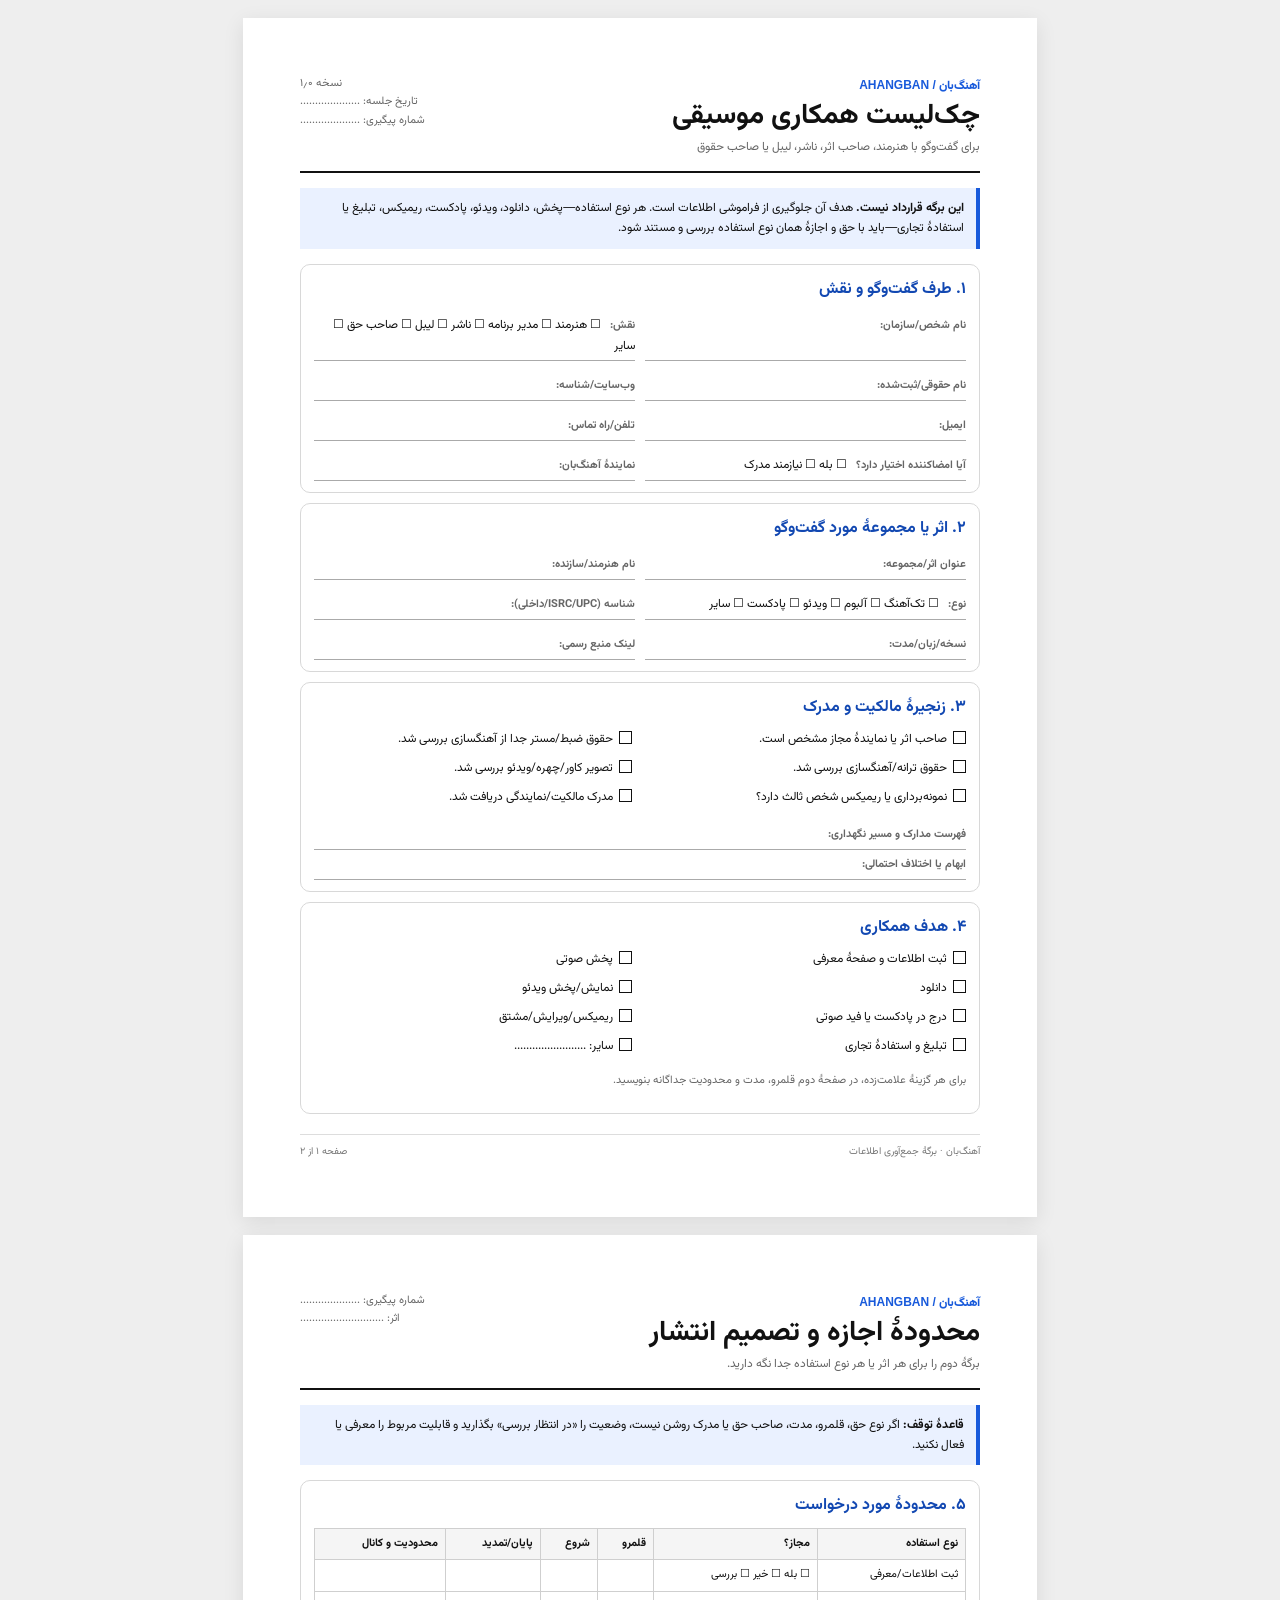
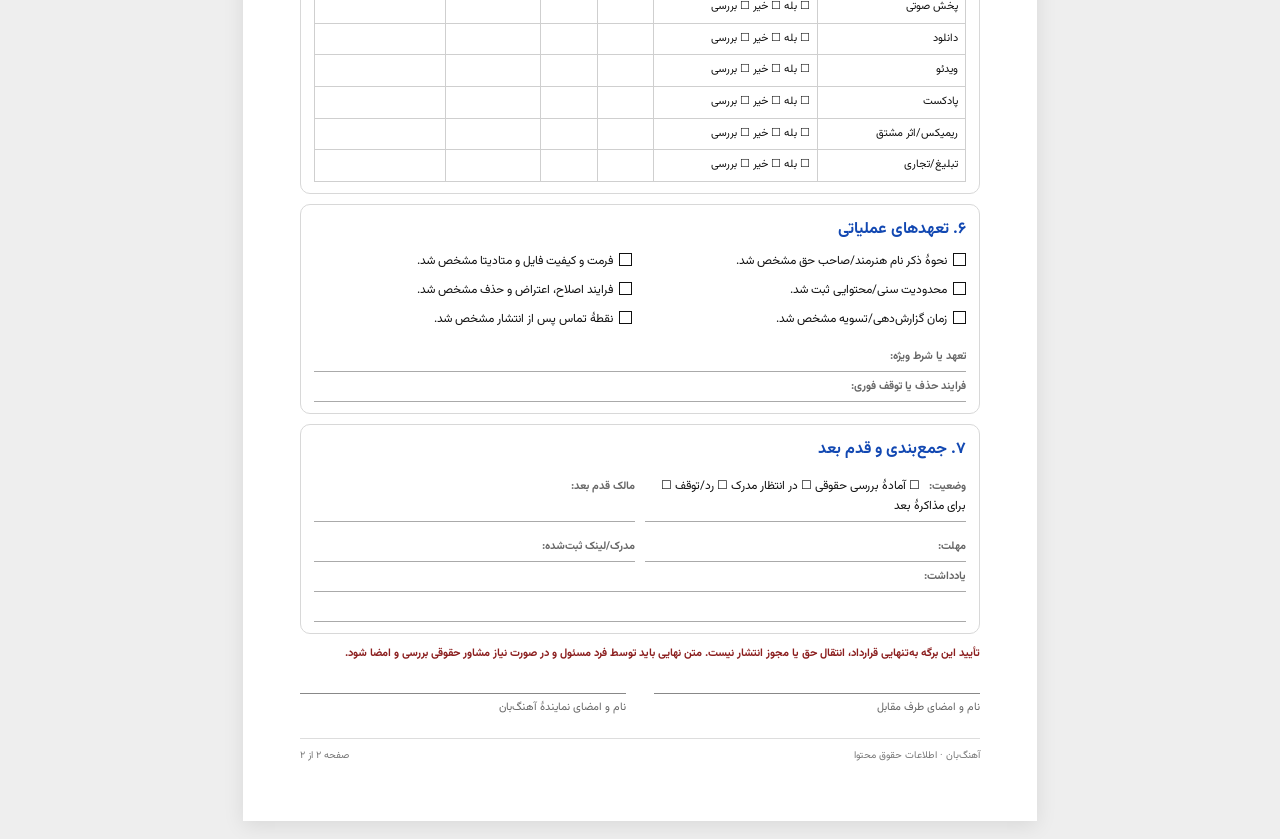
<file: brand-kit/tools/چک‌لیست-همکاری-موسیقی.html>
<!doctype html>
<html lang="fa" dir="rtl">
<head><meta charset="utf-8"><meta name="viewport" content="width=device-width,initial-scale=1"><title>چک‌لیست همکاری موسیقی · آهنگ‌بان</title><link rel="stylesheet" href="../assets/brand-fonts.css"><style>
@page{size:A4;margin:13mm}*{box-sizing:border-box}body{margin:0;background:#eee;color:#111;font-family:"Ahangban Vazirmatn",Tahoma,Arial,sans-serif;line-height:1.7}.sheet{width:210mm;min-height:274mm;margin:18px auto;background:#fff;padding:15mm;box-shadow:0 5px 20px rgba(0,0,0,.09);page-break-after:always}.sheet:last-child{page-break-after:auto}.head{display:flex;justify-content:space-between;gap:20px;border-bottom:2px solid #111;padding-bottom:13px;margin-bottom:15px}.brand{font-size:12px;font-weight:800;color:#185adb}.head h1{font-size:28px;line-height:1.3;margin:3px 0}.head p{font-size:12px;color:#666;margin:0}.meta{font-size:11px;text-align:left;color:#666}.notice{background:#eaf1ff;border-right:4px solid #185adb;padding:10px 12px;font-size:12px;margin:12px 0 15px}.block{border:1px solid #d8d8d8;border-radius:10px;padding:11px 13px;margin:10px 0}.block h2{font-size:16px;margin:0 0 8px;color:#1248b2}.grid{display:grid;grid-template-columns:1fr 1fr;gap:10px}.field{border-bottom:1px solid #aaa;min-height:30px;padding:4px 0;font-size:12px}.field b{font-size:11px;color:#666;margin-left:6px}.checks{display:grid;grid-template-columns:1fr 1fr;gap:4px 16px}.check{font-size:12px;min-height:25px}.box{display:inline-block;width:13px;height:13px;border:1.5px solid #111;margin-left:6px;vertical-align:-2px}.table{width:100%;border-collapse:collapse;font-size:11px}.table th,.table td{border:1px solid #cfcfcf;padding:6px 7px;text-align:right;vertical-align:top;height:30px}.table th{background:#f5f5f5}.small{font-size:11px;color:#666}.signature{display:grid;grid-template-columns:1fr 1fr;gap:28px;margin-top:30px}.sign{border-top:1px solid #888;padding-top:5px;font-size:11px;color:#666}.footer{border-top:1px solid #ddd;margin-top:20px;padding-top:8px;font-size:10px;color:#777;display:flex;justify-content:space-between}.red{color:#8b1e1e;font-weight:700}@media print{body{background:#fff}.sheet{margin:0;box-shadow:none;width:auto;min-height:0;padding:0}.no-print{display:none}}@media(max-width:760px){body{background:#fff}.sheet{width:auto;min-height:0;margin:0;padding:22px;box-shadow:none}.grid,.checks,.signature{grid-template-columns:1fr}}
</style></head>
<body>
<section class="sheet"><header class="head"><div><div class="brand">آهنگ‌بان / AHANGBAN</div><h1>چک‌لیست همکاری موسیقی</h1><p>برای گفت‌وگو با هنرمند، صاحب اثر، ناشر، لیبل یا صاحب حقوق</p></div><div class="meta">نسخه ۱٫۰<br>تاریخ جلسه: ....................<br>شماره پیگیری: ....................</div></header><div class="notice"><b>این برگه قرارداد نیست.</b> هدف آن جلوگیری از فراموشی اطلاعات است. هر نوع استفاده—پخش، دانلود، ویدئو، پادکست، ریمیکس، تبلیغ یا استفادهٔ تجاری—باید با حق و اجازهٔ همان نوع استفاده بررسی و مستند شود.</div><div class="block"><h2>۱. طرف گفت‌وگو و نقش</h2><div class="grid"><div class="field"><b>نام شخص/سازمان:</b></div><div class="field"><b>نقش:</b> ☐ هنرمند ☐ مدیر برنامه ☐ ناشر ☐ لیبل ☐ صاحب حق ☐ سایر</div><div class="field"><b>نام حقوقی/ثبت‌شده:</b></div><div class="field"><b>وب‌سایت/شناسه:</b></div><div class="field"><b>ایمیل:</b></div><div class="field"><b>تلفن/راه تماس:</b></div><div class="field"><b>آیا امضاکننده اختیار دارد؟</b> ☐ بله ☐ نیازمند مدرک</div><div class="field"><b>نمایندهٔ آهنگ‌بان:</b></div></div></div><div class="block"><h2>۲. اثر یا مجموعهٔ مورد گفت‌وگو</h2><div class="grid"><div class="field"><b>عنوان اثر/مجموعه:</b></div><div class="field"><b>نام هنرمند/سازنده:</b></div><div class="field"><b>نوع:</b> ☐ تک‌آهنگ ☐ آلبوم ☐ ویدئو ☐ پادکست ☐ سایر</div><div class="field"><b>شناسه (ISRC/UPC/داخلی):</b></div><div class="field"><b>نسخه/زبان/مدت:</b></div><div class="field"><b>لینک منبع رسمی:</b></div></div></div><div class="block"><h2>۳. زنجیرهٔ مالکیت و مدرک</h2><div class="checks"><div class="check"><span class="box"></span>صاحب اثر یا نمایندهٔ مجاز مشخص است.</div><div class="check"><span class="box"></span>حقوق ضبط/مستر جدا از آهنگسازی بررسی شد.</div><div class="check"><span class="box"></span>حقوق ترانه/آهنگسازی بررسی شد.</div><div class="check"><span class="box"></span>تصویر کاور/چهره/ویدئو بررسی شد.</div><div class="check"><span class="box"></span>نمونه‌برداری یا ریمیکس شخص ثالث دارد؟</div><div class="check"><span class="box"></span>مدرک مالکیت/نمایندگی دریافت شد.</div></div><div class="field" style="margin-top:8px"><b>فهرست مدارک و مسیر نگهداری:</b></div><div class="field"><b>ابهام یا اختلاف احتمالی:</b></div></div><div class="block"><h2>۴. هدف همکاری</h2><div class="checks"><div class="check"><span class="box"></span>ثبت اطلاعات و صفحهٔ معرفی</div><div class="check"><span class="box"></span>پخش صوتی</div><div class="check"><span class="box"></span>دانلود</div><div class="check"><span class="box"></span>نمایش/پخش ویدئو</div><div class="check"><span class="box"></span>درج در پادکست یا فید صوتی</div><div class="check"><span class="box"></span>ریمیکس/ویرایش/مشتق</div><div class="check"><span class="box"></span>تبلیغ و استفادهٔ تجاری</div><div class="check"><span class="box"></span>سایر: ........................</div></div><p class="small">برای هر گزینهٔ علامت‌زده، در صفحهٔ دوم قلمرو، مدت و محدودیت جداگانه بنویسید.</p></div><div class="footer"><span>آهنگ‌بان · برگهٔ جمع‌آوری اطلاعات</span><span>صفحه ۱ از ۲</span></div></section>
<section class="sheet"><header class="head"><div><div class="brand">آهنگ‌بان / AHANGBAN</div><h1>محدودهٔ اجازه و تصمیم انتشار</h1><p>برگهٔ دوم را برای هر اثر یا هر نوع استفاده جدا نگه دارید.</p></div><div class="meta">شماره پیگیری: ....................<br>اثر: ............................</div></header><div class="notice"><b>قاعدهٔ توقف:</b> اگر نوع حق، قلمرو، مدت، صاحب حق یا مدرک روشن نیست، وضعیت را «در انتظار بررسی» بگذارید و قابلیت مربوط را معرفی یا فعال نکنید.</div><div class="block"><h2>۵. محدودهٔ مورد درخواست</h2><table class="table"><tr><th>نوع استفاده</th><th>مجاز؟</th><th>قلمرو</th><th>شروع</th><th>پایان/تمدید</th><th>محدودیت و کانال</th></tr><tr><td>ثبت اطلاعات/معرفی</td><td>☐ بله ☐ خیر ☐ بررسی</td><td></td><td></td><td></td><td></td></tr><tr><td>پخش صوتی</td><td>☐ بله ☐ خیر ☐ بررسی</td><td></td><td></td><td></td><td></td></tr><tr><td>دانلود</td><td>☐ بله ☐ خیر ☐ بررسی</td><td></td><td></td><td></td><td></td></tr><tr><td>ویدئو</td><td>☐ بله ☐ خیر ☐ بررسی</td><td></td><td></td><td></td><td></td></tr><tr><td>پادکست</td><td>☐ بله ☐ خیر ☐ بررسی</td><td></td><td></td><td></td><td></td></tr><tr><td>ریمیکس/اثر مشتق</td><td>☐ بله ☐ خیر ☐ بررسی</td><td></td><td></td><td></td><td></td></tr><tr><td>تبلیغ/تجاری</td><td>☐ بله ☐ خیر ☐ بررسی</td><td></td><td></td><td></td><td></td></tr></table></div><div class="block"><h2>۶. تعهدهای عملیاتی</h2><div class="checks"><div class="check"><span class="box"></span>نحوهٔ ذکر نام هنرمند/صاحب حق مشخص شد.</div><div class="check"><span class="box"></span>فرمت و کیفیت فایل و متادیتا مشخص شد.</div><div class="check"><span class="box"></span>محدودیت سنی/محتوایی ثبت شد.</div><div class="check"><span class="box"></span>فرایند اصلاح، اعتراض و حذف مشخص شد.</div><div class="check"><span class="box"></span>زمان گزارش‌دهی/تسویه مشخص شد.</div><div class="check"><span class="box"></span>نقطهٔ تماس پس از انتشار مشخص شد.</div></div><div class="field" style="margin-top:8px"><b>تعهد یا شرط ویژه:</b></div><div class="field"><b>فرایند حذف یا توقف فوری:</b></div></div><div class="block"><h2>۷. جمع‌بندی و قدم بعد</h2><div class="grid"><div class="field"><b>وضعیت:</b> ☐ آمادهٔ بررسی حقوقی ☐ در انتظار مدرک ☐ رد/توقف ☐ برای مذاکرهٔ بعد</div><div class="field"><b>مالک قدم بعد:</b></div><div class="field"><b>مهلت:</b></div><div class="field"><b>مدرک/لینک ثبت‌شده:</b></div></div><div class="field"><b>یادداشت:</b></div><div class="field"></div></div><p class="small red">تأیید این برگه به‌تنهایی قرارداد، انتقال حق یا مجوز انتشار نیست. متن نهایی باید توسط فرد مسئول و در صورت نیاز مشاور حقوقی بررسی و امضا شود.</p><div class="signature"><div class="sign">نام و امضای طرف مقابل</div><div class="sign">نام و امضای نمایندهٔ آهنگ‌بان</div></div><div class="footer"><span>آهنگ‌بان · اطلاعات حقوق محتوا</span><span>صفحه ۲ از ۲</span></div></section>
</body></html>
</file>
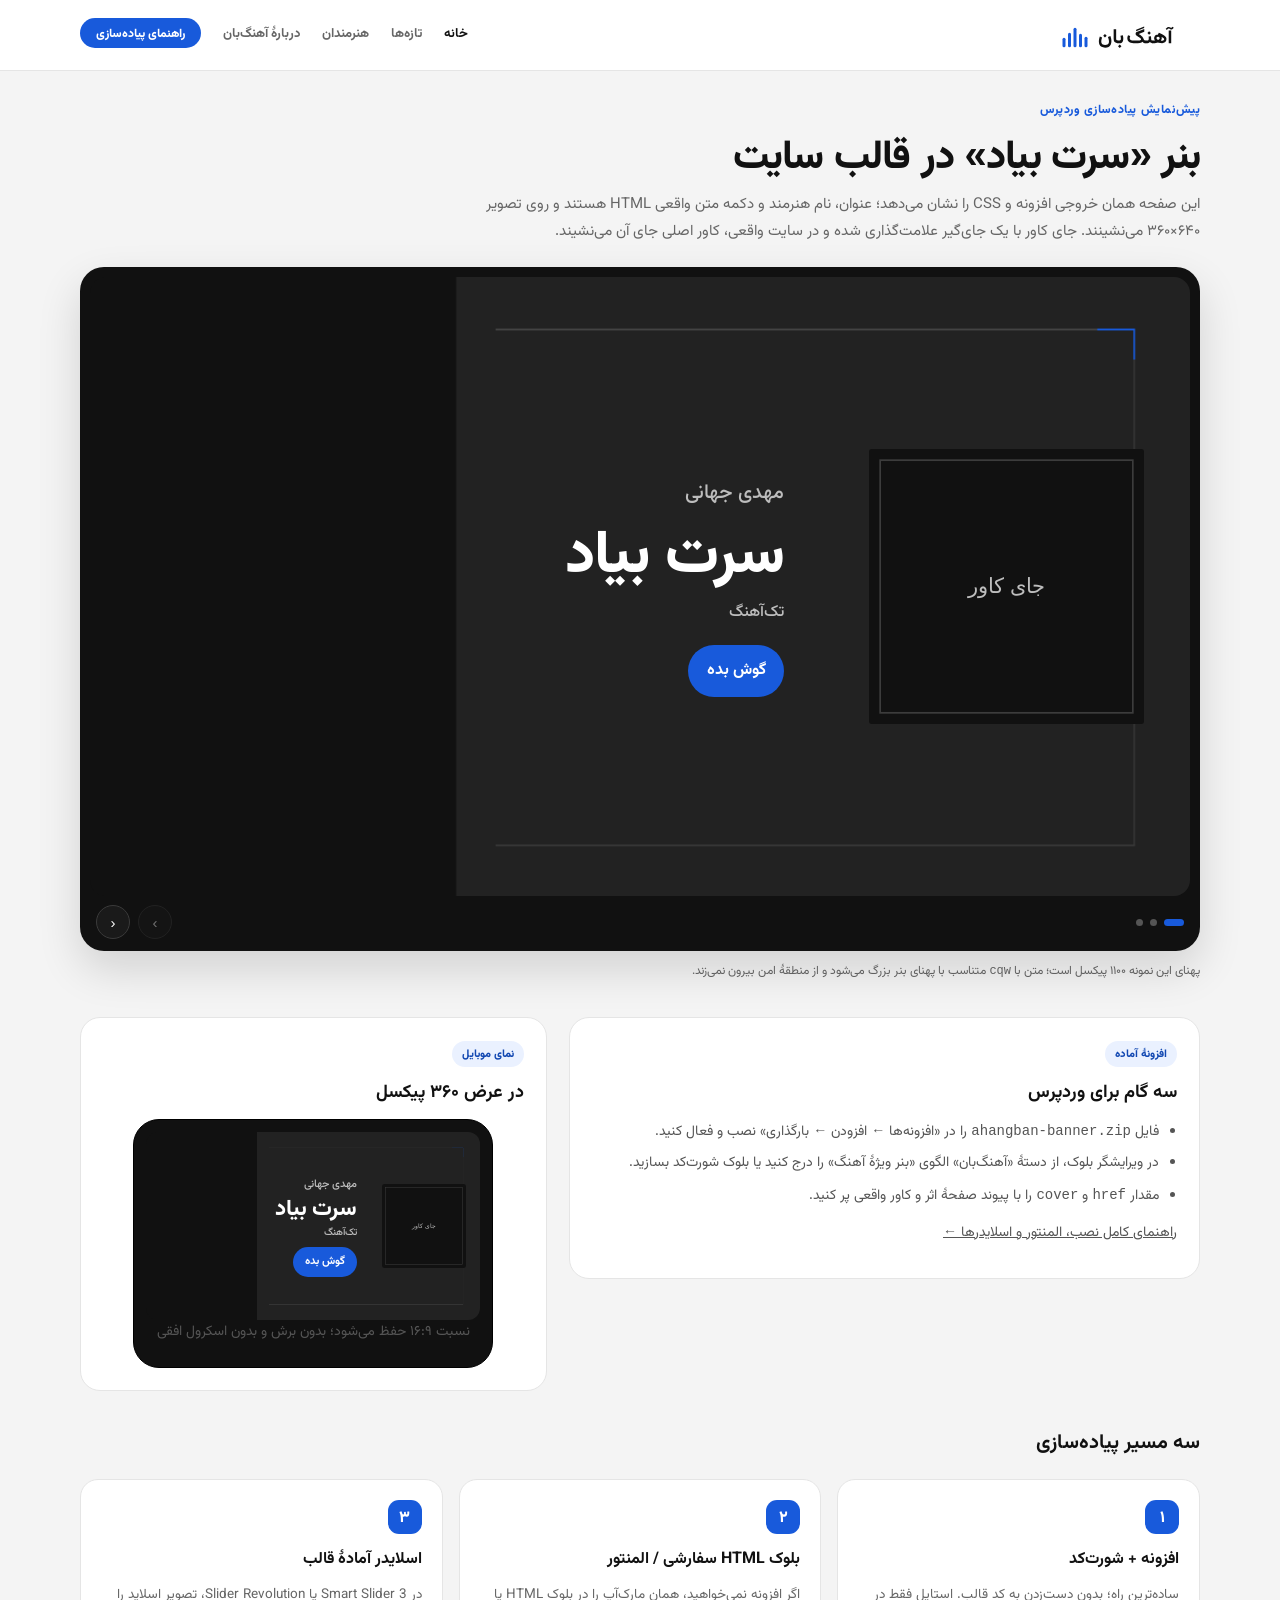
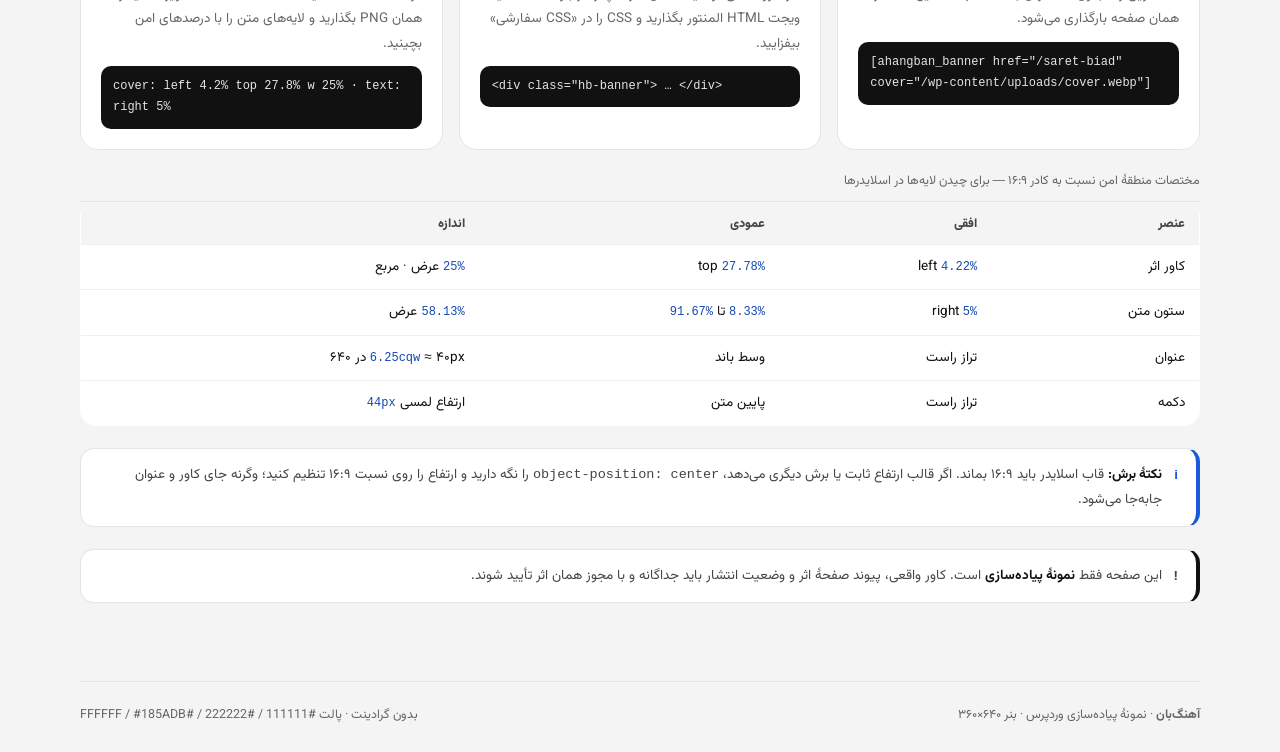
<file: brand-kit/wordpress/demo-fa.html>
<!doctype html>
<html lang="fa" dir="rtl">
<head>
<meta charset="utf-8">
<meta name="viewport" content="width=device-width, initial-scale=1">
<meta name="color-scheme" content="dark light">
<title>آهنگ‌بان — پیش‌نمایش پیاده‌سازی بنر «سرت بیاد» در وردپرس</title>
<link rel="stylesheet" href="../assets/brand-tokens.css">
<link rel="stylesheet" href="ahangban-banner/assets/ahangban-banner.css">
<style>
  *{box-sizing:border-box}
  body{margin:0;background:#F4F4F4;color:#111111;font-family:"Ahangban Vazirmatn",Tahoma,Arial,sans-serif;line-height:1.8}
  img{display:block;max-width:100%}
  a{color:inherit}
  .wrap{width:min(1120px,calc(100% - 32px));margin-inline:auto}
  .site-head{position:sticky;top:0;z-index:10;background:rgba(255,255,255,.97);border-bottom:1px solid #E5E5E5}
  .site-nav{min-height:70px;display:flex;align-items:center;justify-content:space-between;gap:20px}
  .site-nav img{width:164px}
  .site-nav ul{display:flex;gap:22px;list-style:none;margin:0;padding:0;font-size:13px;font-weight:700;color:#666}
  .site-nav li:first-child{color:#111}
  .site-nav .pill{background:#185ADB;color:#fff;padding:8px 16px;border-radius:999px;text-decoration:none;font-size:12px;font-weight:800}
  main{padding-block:28px 56px}
  .intro{max-width:760px;margin-block-end:22px}
  .eyebrow{font-size:12px;font-weight:900;color:#185ADB;letter-spacing:.04em}
  h1{font-size:clamp(26px,3.4vw,40px);line-height:1.35;margin:6px 0 10px;font-weight:900;letter-spacing:-.02em}
  .intro p{margin:0;color:#666;font-size:15px}
  .slider{position:relative;background:#111;border-radius:24px;padding:10px;box-shadow:0 18px 44px rgba(0,0,0,.14)}
  .slider__stage{position:relative}
  .slider__chrome{display:flex;align-items:center;justify-content:space-between;gap:12px;padding:10px 6px 2px}
  .dots{display:flex;gap:7px;align-items:center}
  .dots i{width:7px;height:7px;border-radius:50%;background:#555;display:block}
  .dots i.on{width:20px;border-radius:99px;background:#185ADB}
  .arrows{display:flex;gap:8px}
  .arrows button{width:34px;height:34px;border-radius:50%;border:1px solid #3a3a3a;background:#1a1a1a;color:#fff;font-size:15px;line-height:1;cursor:pointer}
  .arrows button:disabled{opacity:.4;cursor:not-allowed}
  .caption{font-size:12px;color:#666;margin-block:10px 0}
  .cols{display:grid;grid-template-columns:1.15fr .85fr;gap:22px;margin-block:34px 0;align-items:start}
  .card{background:#fff;border:1px solid #E5E5E5;border-radius:20px;padding:22px}
  .card h2{font-size:18px;margin:0 0 10px}
  .card p{margin:0 0 10px;color:#555;font-size:14px}
  .card ul{margin:0;padding-inline-start:18px;color:#555;font-size:14px}
  .card li{margin-block-end:6px}
  .badge{display:inline-block;background:#EAF1FF;color:#1248B2;border-radius:999px;padding:3px 10px;font-size:11px;font-weight:800;margin-block-end:10px}
  .phone{width:360px;max-width:100%;margin-inline:auto;background:#111;border-radius:26px;padding:12px;border:1px solid #000}
  .phone .hb-banner{border-radius:12px}
  .phone__label{text-align:center;color:#BDBDBD;font-size:11px;margin:8px 0 0}
  .steps{display:grid;grid-template-columns:repeat(3,minmax(0,1fr));gap:16px;margin-block:18px 0}
  .step{background:#fff;border:1px solid #E5E5E5;border-radius:18px;padding:20px}
  .step .n{display:inline-grid;place-items:center;width:34px;height:34px;border-radius:11px;background:#185ADB;color:#fff;font-weight:900;margin-block-end:12px}
  .step h3{font-size:16px;margin:0 0 8px}
  .step p{margin:0 0 10px;color:#666;font-size:13.5px}
  .step code{display:block;direction:ltr;text-align:left;background:#111;color:#e5e5e5;border-radius:10px;padding:10px 12px;font-size:12px;overflow-x:auto;font-family:ui-monospace,Menlo,Consolas,monospace}
  table{width:100%;border-collapse:collapse;background:#fff;border:1px solid #E5E5E5;border-radius:16px;overflow:hidden;font-size:13.5px;margin-block-start:12px}
  caption{text-align:start;color:#666;font-size:12.5px;padding-block:8px}
  th,td{text-align:start;padding:10px 14px;border-bottom:1px solid #EFEFEF}
  th{background:#F4F4F4;font-weight:800;font-size:12.5px;color:#444}
  tr:last-child td{border-bottom:0}
  td code{font-family:ui-monospace,Menlo,Consolas,monospace;direction:ltr;unicode-bidi:embed;font-size:12px;color:#1248B2}
  .note{display:flex;gap:12px;align-items:flex-start;background:#fff;border:1px solid #E5E5E5;border-inline-start:4px solid #185ADB;border-radius:14px;padding:14px 18px;margin-block:22px;color:#444;font-size:13.5px}
  .note b{color:#111}
  footer{border-top:1px solid #E5E5E5;padding-block:22px;color:#666;font-size:12.5px;display:flex;justify-content:space-between;gap:16px;flex-wrap:wrap}
  @media (max-width:900px){.cols,.steps{grid-template-columns:1fr}.site-nav ul{display:none}}
  @media (max-width:640px){.slider{padding:7px;border-radius:18px}main{padding-block-start:20px}}
</style>
</head>
<body>

<header class="site-head">
  <div class="wrap site-nav">
    <img src="../assets/ahangban-logo-horizontal-color.svg" alt="آهنگ‌بان" width="164" height="40">
    <nav aria-label="نمونهٔ ناوبری">
      <ul>
        <li>خانه</li>
        <li>تازه‌ها</li>
        <li>هنرمندان</li>
        <li>دربارهٔ آهنگ‌بان</li>
        <li><a class="pill" href="#implement">راهنمای پیاده‌سازی</a></li>
      </ul>
    </nav>
  </div>
</header>

<main class="wrap">
  <div class="intro">
    <div class="eyebrow">پیش‌نمایش پیاده‌سازی وردپرس</div>
    <h1>بنر «سرت بیاد» در قالب سایت</h1>
    <p>این صفحه همان خروجی افزونه و CSS را نشان می‌دهد؛ عنوان، نام هنرمند و دکمه متن واقعی HTML هستند و روی تصویر ۶۴۰×۳۶۰ می‌نشینند. جای کاور با یک جای‌گیر علامت‌گذاری شده و در سایت واقعی، کاور اصلی جای آن می‌نشیند.</p>
  </div>

  <section aria-label="اسلایدر صفحهٔ اصلی">
    <div class="slider">
      <div class="slider__stage">
        <div class="hb-banner" dir="rtl">
          <img class="hb-banner__media"
               src="../assets/banner-saret-biad-640x360.png"
               srcset="../assets/banner-saret-biad-640x360.png 1x, ../assets/banner-saret-biad-1280x720.png 2x"
               width="640" height="360" alt="" fetchpriority="high">
          <div class="hb-banner__cover">
            <img class="hb-banner__cover-img" src="demo-cover.svg" width="160" height="160" alt="جای‌گیر کاور اثر" loading="lazy">
          </div>
          <div class="hb-banner__body">
            <p class="hb-banner__artist">مهدی جهانی</p>
            <h2 class="hb-banner__title">سرت بیاد</h2>
            <p class="hb-banner__meta">تک‌آهنگ</p>
            <a class="hb-banner__cta" href="#implement">گوش بده</a>
          </div>
        </div>
      </div>
      <div class="slider__chrome">
        <div class="dots" aria-hidden="true"><i class="on"></i><i></i><i></i></div>
        <div class="arrows" aria-hidden="true">
          <button type="button" disabled aria-label="اسلاید قبلی">›</button>
          <button type="button" aria-label="اسلاید بعدی">‹</button>
        </div>
      </div>
    </div>
    <p class="caption">پهنای این نمونه ۱۱۰۰ پیکسل است؛ متن با <code>cqw</code> متناسب با پهنای بنر بزرگ می‌شود و از منطقهٔ امن بیرون نمی‌زند.</p>
  </section>

  <div class="cols">
    <section class="card" id="implement">
      <span class="badge">افزونهٔ آماده</span>
      <h2>سه گام برای وردپرس</h2>
      <ul>
        <li>فایل <code>ahangban-banner.zip</code> را در «افزونه‌ها ← افزودن ← بارگذاری» نصب و فعال کنید.</li>
        <li>در ویرایشگر بلوک، از دستهٔ «آهنگ‌بان» الگوی «بنر ویژهٔ آهنگ» را درج کنید یا بلوک شورت‌کد بسازید.</li>
        <li>مقدار <code>href</code> و <code>cover</code> را با پیوند صفحهٔ اثر و کاور واقعی پر کنید.</li>
      </ul>
      <p style="margin-block-start:12px"><a href="README-fa.md">راهنمای کامل نصب، المنتور و اسلایدرها ←</a></p>
    </section>

    <section class="card">
      <span class="badge">نمای موبایل</span>
      <h2>در عرض ۳۶۰ پیکسل</h2>
      <div class="phone">
        <div class="hb-banner" dir="rtl">
          <img class="hb-banner__media" src="../assets/banner-saret-biad-640x360.png"
               width="640" height="360" alt="">
          <div class="hb-banner__cover">
            <img class="hb-banner__cover-img" src="demo-cover.svg" width="160" height="160" alt="جای‌گیر کاور اثر" loading="lazy">
          </div>
          <div class="hb-banner__body">
            <p class="hb-banner__artist">مهدی جهانی</p>
            <h2 class="hb-banner__title">سرت بیاد</h2>
            <p class="hb-banner__meta">تک‌آهنگ</p>
            <a class="hb-banner__cta" href="#implement">گوش بده</a>
          </div>
        </div>
        <p class="phone__label">نسبت ۱۶:۹ حفظ می‌شود؛ بدون برش و بدون اسکرول افقی</p>
      </div>
    </section>
  </div>

  <h2 style="font-size:20px;margin-block:34px 6px">سه مسیر پیاده‌سازی</h2>
  <div class="steps">
    <article class="step">
      <span class="n">۱</span>
      <h3>افزونه + شورت‌کد</h3>
      <p>ساده‌ترین راه؛ بدون دست‌زدن به کد قالب. استایل فقط در همان صفحه بارگذاری می‌شود.</p>
      <code>[ahangban_banner href="/saret-biad" cover="/wp-content/uploads/cover.webp"]</code>
    </article>
    <article class="step">
      <span class="n">۲</span>
      <h3>بلوک HTML سفارشی / المنتور</h3>
      <p>اگر افزونه نمی‌خواهید، همان مارک‌آپ را در بلوک HTML یا ویجت HTML المنتور بگذارید و CSS را در «CSS سفارشی» بیفزایید.</p>
      <code>&lt;div class="hb-banner"&gt; … &lt;/div&gt;</code>
    </article>
    <article class="step">
      <span class="n">۳</span>
      <h3>اسلایدر آمادهٔ قالب</h3>
      <p>در Smart Slider 3 یا Slider Revolution، تصویر اسلاید را همان PNG بگذارید و لایه‌های متن را با درصدهای امن بچینید.</p>
      <code>cover: left 4.2% top 27.8% w 25% · text: right 5%</code>
    </article>
  </div>

  <table>
    <caption>مختصات منطقهٔ امن نسبت به کادر ۱۶:۹ — برای چیدن لایه‌ها در اسلایدرها</caption>
    <thead>
      <tr><th>عنصر</th><th>افقی</th><th>عمودی</th><th>اندازه</th></tr>
    </thead>
    <tbody>
      <tr><td>کاور اثر</td><td>left <code>4.22%</code></td><td>top <code>27.78%</code></td><td><code>25%</code> عرض · مربع</td></tr>
      <tr><td>ستون متن</td><td>right <code>5%</code></td><td><code>8.33%</code> تا <code>91.67%</code></td><td><code>58.13%</code> عرض</td></tr>
      <tr><td>عنوان</td><td>تراز راست</td><td>وسط باند</td><td><code>6.25cqw</code> ≈ ۴۰px در ۶۴۰</td></tr>
      <tr><td>دکمه</td><td>تراز راست</td><td>پایین متن</td><td>ارتفاع لمسی <code>44px</code></td></tr>
    </tbody>
  </table>

  <div class="note">
    <span aria-hidden="true" style="color:#185ADB;font-weight:900">i</span>
    <div><b>نکتهٔ برش:</b> قاب اسلایدر باید ۱۶:۹ بماند. اگر قالب ارتفاع ثابت یا برش دیگری می‌دهد، <code>object-position: center</code> را نگه دارید و ارتفاع را روی نسبت ۱۶:۹ تنظیم کنید؛ وگرنه جای کاور و عنوان جابه‌جا می‌شود.</div>
  </div>

  <div class="note" style="border-inline-start-color:#111">
    <span aria-hidden="true" style="font-weight:900">!</span>
    <div>این صفحه فقط <b>نمونهٔ پیاده‌سازی</b> است. کاور واقعی، پیوند صفحهٔ اثر و وضعیت انتشار باید جداگانه و با مجوز همان اثر تأیید شوند.</div>
  </div>
</main>

<footer class="wrap">
  <span><b>آهنگ‌بان</b> · نمونهٔ پیاده‌سازی وردپرس · بنر ۶۴۰×۳۶۰</span>
  <span>بدون گرادینت · پالت #111111 / #222222 / #FFFFFF / #185ADB</span>
</footer>

</body>
</html>
</file>
<file: brand-kit/assets/brand-tokens.css>
/* Ahangban identity tokens — v1.1, monochrome plus one corporate blue.
   Local asset; no gradients, remote fonts, or decorative color noise. */
@import url("brand-fonts.css");

:root {
  color-scheme: light;
  --hb-ink: #111111;
  --hb-white: #FFFFFF;
  --hb-dark: #222222;
  --hb-blue: #185ADB;
  --hb-blue-dark: #1248B2;
  --hb-blue-pale: #EAF1FF;
  --hb-text-muted: #666666;
  --hb-surface: #F4F4F4;
  --hb-line: #E5E5E5;
  --hb-gray: #BDBDBD;

  --hb-color-text: var(--hb-ink);
  --hb-color-background: var(--hb-white);
  --hb-color-surface: var(--hb-surface);
  --hb-color-primary: var(--hb-blue);
  --hb-color-primary-text: var(--hb-white);
  --hb-color-border: var(--hb-line);

  --hb-font-fa: "Ahangban Vazirmatn", Tahoma, Arial, sans-serif;
  --hb-font-latin: "Ahangban Vazirmatn", Arial, sans-serif;
  --hb-text-xs: 0.8125rem;
  --hb-text-sm: 0.875rem;
  --hb-text-md: 1rem;
  --hb-text-lg: 1.125rem;
  --hb-text-xl: 1.375rem;
  --hb-text-2xl: 1.75rem;
  --hb-text-display: clamp(2.5rem, 6vw, 4.25rem);

  --hb-space-1: 0.25rem;
  --hb-space-2: 0.5rem;
  --hb-space-3: 0.75rem;
  --hb-space-4: 1rem;
  --hb-space-6: 1.5rem;
  --hb-space-8: 2rem;
  --hb-space-12: 3rem;
  --hb-space-16: 4rem;

  --hb-radius-control: 0.5rem;
  --hb-radius-card: 1rem;
  --hb-radius-panel: 1.5rem;
  --hb-radius-pill: 999px;
  --hb-content-max: 72rem;
  --hb-focus-width: 3px;
}

.hb-text-muted { color: var(--hb-text-muted); }
.hb-brand-blue { color: var(--hb-blue); }
.hb-surface { background: var(--hb-surface); color: var(--hb-ink); }
.hb-dark-surface { background: var(--hb-dark); color: var(--hb-white); }
.hb-button-primary {
  min-height: 48px;
  padding: 12px 20px;
  border: 2px solid var(--hb-blue);
  border-radius: var(--hb-radius-pill);
  background: var(--hb-blue);
  color: var(--hb-white);
  font: 700 1rem/1.4 var(--hb-font-fa);
  cursor: pointer;
}
.hb-button-primary:hover { background: var(--hb-blue-dark); border-color: var(--hb-blue-dark); }
.hb-button-primary:focus-visible,
.hb-link:focus-visible {
  outline: var(--hb-focus-width) solid var(--hb-blue);
  outline-offset: 3px;
}
.hb-link { color: var(--hb-blue-dark); text-decoration-thickness: 0.08em; text-underline-offset: 0.18em; }
@media (prefers-reduced-motion: reduce) {
  *, *::before, *::after {
    scroll-behavior: auto !important;
    animation-duration: 0.01ms !important;
    animation-iteration-count: 1 !important;
    transition-duration: 0.01ms !important;
  }
}
</file>
<file: brand-kit/assets/brand-fonts.css>
/* آهنگ‌بان · فونت سازمانی
   Vazirmatn is bundled under SIL Open Font License 1.1.
   See fonts/OFL.txt. */
@font-face {
  font-family: "Ahangban Vazirmatn";
  src: url("fonts/vazirmatn-arabic-400.woff2") format("woff2");
  font-style: normal;
  font-weight: 400;
  font-display: swap;
  unicode-range: U+0600-06FF, U+0750-077F, U+08A0-08FF, U+FB50-FDFF, U+FE70-FEFF, U+200C-200F;
}
@font-face {
  font-family: "Ahangban Vazirmatn";
  src: url("fonts/vazirmatn-arabic-500.woff2") format("woff2");
  font-style: normal;
  font-weight: 500;
  font-display: swap;
  unicode-range: U+0600-06FF, U+0750-077F, U+08A0-08FF, U+FB50-FDFF, U+FE70-FEFF, U+200C-200F;
}
@font-face {
  font-family: "Ahangban Vazirmatn";
  src: url("fonts/vazirmatn-arabic-600.woff2") format("woff2");
  font-style: normal;
  font-weight: 600;
  font-display: swap;
  unicode-range: U+0600-06FF, U+0750-077F, U+08A0-08FF, U+FB50-FDFF, U+FE70-FEFF, U+200C-200F;
}
@font-face {
  font-family: "Ahangban Vazirmatn";
  src: url("fonts/vazirmatn-arabic-700.woff2") format("woff2");
  font-style: normal;
  font-weight: 700;
  font-display: swap;
  unicode-range: U+0600-06FF, U+0750-077F, U+08A0-08FF, U+FB50-FDFF, U+FE70-FEFF, U+200C-200F;
}
@font-face {
  font-family: "Ahangban Vazirmatn";
  src: url("fonts/vazirmatn-arabic-800.woff2") format("woff2");
  font-style: normal;
  font-weight: 800;
  font-display: swap;
  unicode-range: U+0600-06FF, U+0750-077F, U+08A0-08FF, U+FB50-FDFF, U+FE70-FEFF, U+200C-200F;
}
@font-face {
  font-family: "Ahangban Vazirmatn";
  src: url("fonts/vazirmatn-latin-400.woff2") format("woff2");
  font-style: normal;
  font-weight: 400;
  font-display: swap;
  unicode-range: U+0000-024F, U+1E00-1EFF;
}
@font-face {
  font-family: "Ahangban Vazirmatn";
  src: url("fonts/vazirmatn-latin-700.woff2") format("woff2");
  font-style: normal;
  font-weight: 700;
  font-display: swap;
  unicode-range: U+0000-024F, U+1E00-1EFF;
}
</file>
<file: brand-kit/wordpress/ahangban-banner/assets/ahangban-banner.css>
/*!
 * Ahangban Banner — «سرت بیاد» · v1.0.0
 * پس‌زمینهٔ ۶۴۰×۳۶۰ (۱۶:۹). متن به‌صورت HTML روی تصویر می‌نشیند.
 * قاعده: #111111، #222222، سفید کنترل‌شده و تنها یک آبی #185ADB — بدون گرادینت.
 * مختصات از منطقهٔ امن طرح: کاور ۴٫۲۲٪ چپ/۲۷٫۷۸٪ بالا/۲۵٪ عرض · متن ۵٪ راست · باند ۳۰ تا ۳۳۰.
 */

.hb-banner,
.hb-banner * {
	box-sizing: border-box;
}

.hb-banner {
	--hb-banner-ink: #111111;
	--hb-banner-charcoal: #222222;
	--hb-banner-blue: #185ADB;
	--hb-banner-blue-dark: #1248B2;
	--hb-banner-muted: #BDBDBD;
	--hb-banner-font: "Ahangban Vazirmatn", "Vazirmatn", Tahoma, Arial, sans-serif;

	position: relative;
	display: block;
	width: 100%;
	aspect-ratio: 16 / 9;
	margin: 0;
	overflow: hidden;
	border-radius: 16px;
	background: var(--hb-banner-ink);
	color: #FFFFFF;
	font-family: var(--hb-banner-font);
	line-height: 1.6;
	text-align: start;
	direction: rtl;
	isolation: isolate;
	container-type: inline-size;
}

/* ---------------------------------------------------------------- پس‌زمینه */
.hb-banner .hb-banner__media {
	position: absolute;
	inset: 0;
	z-index: 0;
	display: block;
	width: 100%;
	height: 100%;
	max-width: none;
	margin: 0;
	object-fit: cover;
	object-position: center;
	border-radius: 0;
}

/* نسخهٔ چپ‌به‌راست سایت: تصویر آینه می‌شود تا یک‌سوم کاور همچنان خالی بماند */
.hb-banner--ltr {
	direction: ltr;
}

.hb-banner--ltr .hb-banner__media {
	transform: scaleX(-1);
}

/* ------------------------------------------------------------------- کاور */
.hb-banner .hb-banner__cover {
	position: absolute;
	z-index: 1;
	inset-block-start: 27.7778%;      /* 100 / 360 */
	inset-inline-start: 4.21875%;     /* 27 / 640 */
	width: 25%;                       /* 160 / 640 */
	aspect-ratio: 1;
	overflow: hidden;
	border-radius: 2px;
	background: var(--hb-banner-ink);
	box-shadow: inset 0 0 0 1px rgba(255, 255, 255, 0.12);
}

.hb-banner .hb-banner__cover img {
	display: block;
	width: 100%;
	height: 100%;
	max-width: none;
	margin: 0;
	object-fit: cover;
}

.hb-banner .hb-banner__cover--empty {
	box-shadow: inset 0 0 0 1px rgba(255, 255, 255, 0.18);
}

/* ------------------------------------------------------------- ستون متن RTL */
.hb-banner .hb-banner__body {
	position: absolute;
	z-index: 2;
	inset-block: 8.3333%;             /* باند امن: ۳۰ تا ۳۳۰ */
	inset-inline-end: 5%;             /* 32 / 640 */
	width: 58.125%;                   /* 372 / 640 */
	display: flex;
	flex-direction: column;
	justify-content: center;
	align-items: flex-start;
	gap: clamp(2px, 0.94cqw, 10px);
}

.hb-banner .hb-banner__artist {
	margin: 0;
	color: var(--hb-banner-muted);
	font-weight: 500;
	font-size: clamp(11px, 2.03125cqw, 20px);
	line-height: 1.5;
	letter-spacing: 0;
}

.hb-banner .hb-banner__title {
	margin: 0;
	padding: 0;
	color: #FFFFFF;
	font-weight: 900;
	font-size: clamp(22px, 6.25cqw, 60px);
	line-height: 1.2;
	letter-spacing: -0.01em;
	text-wrap: balance;
	overflow-wrap: break-word;
}

.hb-banner .hb-banner__meta {
	margin: 0;
	color: var(--hb-banner-muted);
	font-weight: 500;
	font-size: clamp(10px, 1.875cqw, 16px);
	line-height: 1.6;
}

/* دکمهٔ کپسولی؛ تنها سطح آبی بنر */
.hb-banner .hb-banner__cta {
	display: inline-flex;
	align-items: center;
	justify-content: center;
	min-height: clamp(30px, 4.6875cqw, 52px);
	margin-block-start: clamp(2px, 1.1cqw, 12px);
	padding-inline: clamp(12px, 1.7cqw, 24px);
	border: 0;
	border-radius: 999px;
	background: var(--hb-banner-blue);
	color: #FFFFFF;
	font-family: inherit;
	font-weight: 700;
	font-size: clamp(11px, 1.875cqw, 16px);
	line-height: 1;
	text-decoration: none;
	white-space: nowrap;
	transition: background-color 0.15s linear;
}

.hb-banner .hb-banner__cta:hover,
.hb-banner .hb-banner__cta:focus {
	background: var(--hb-banner-blue-dark);
	color: #FFFFFF;
	text-decoration: none;
}

.hb-banner .hb-banner__cta:focus-visible {
	outline: 3px solid #FFFFFF;
	outline-offset: 3px;
}

/* هدف لمسی استاندارد روی دستگاه‌های لمسی */
@media (pointer: coarse) {
	.hb-banner .hb-banner__cta {
		min-height: 44px;
	}
}

/* --------------- مرورگرهای بدون پشتیبانی از container query (فالبک) */
@supports not (container-type: inline-size) {
	.hb-banner .hb-banner__artist { font-size: clamp(11px, 1.05vw, 18px); }
	.hb-banner .hb-banner__title { font-size: clamp(22px, 3.2vw, 52px); }
	.hb-banner .hb-banner__meta { font-size: clamp(10px, 0.98vw, 15px); }
	.hb-banner .hb-banner__cta { min-height: 40px; font-size: clamp(11px, 0.98vw, 15px); }
}

@media (prefers-reduced-motion: reduce) {
	.hb-banner .hb-banner__cta {
		transition: none;
	}
}
</file>
